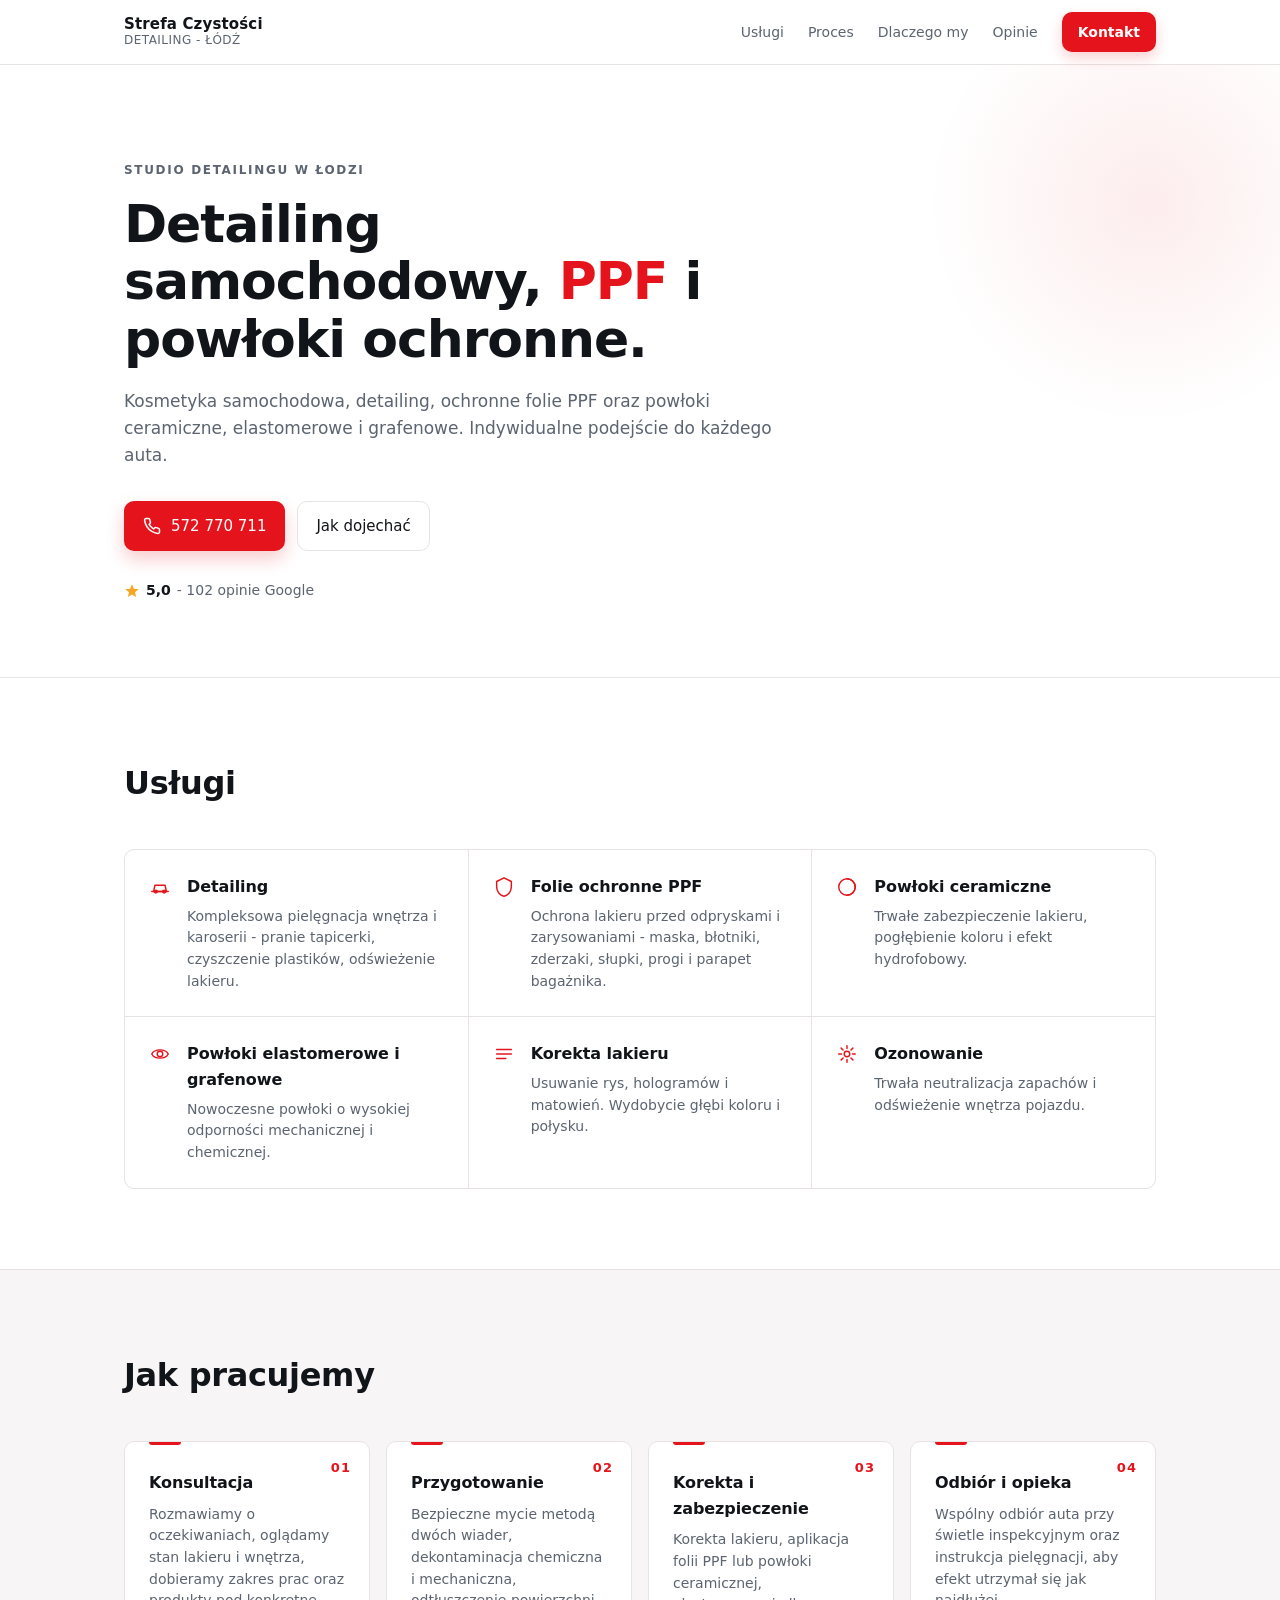
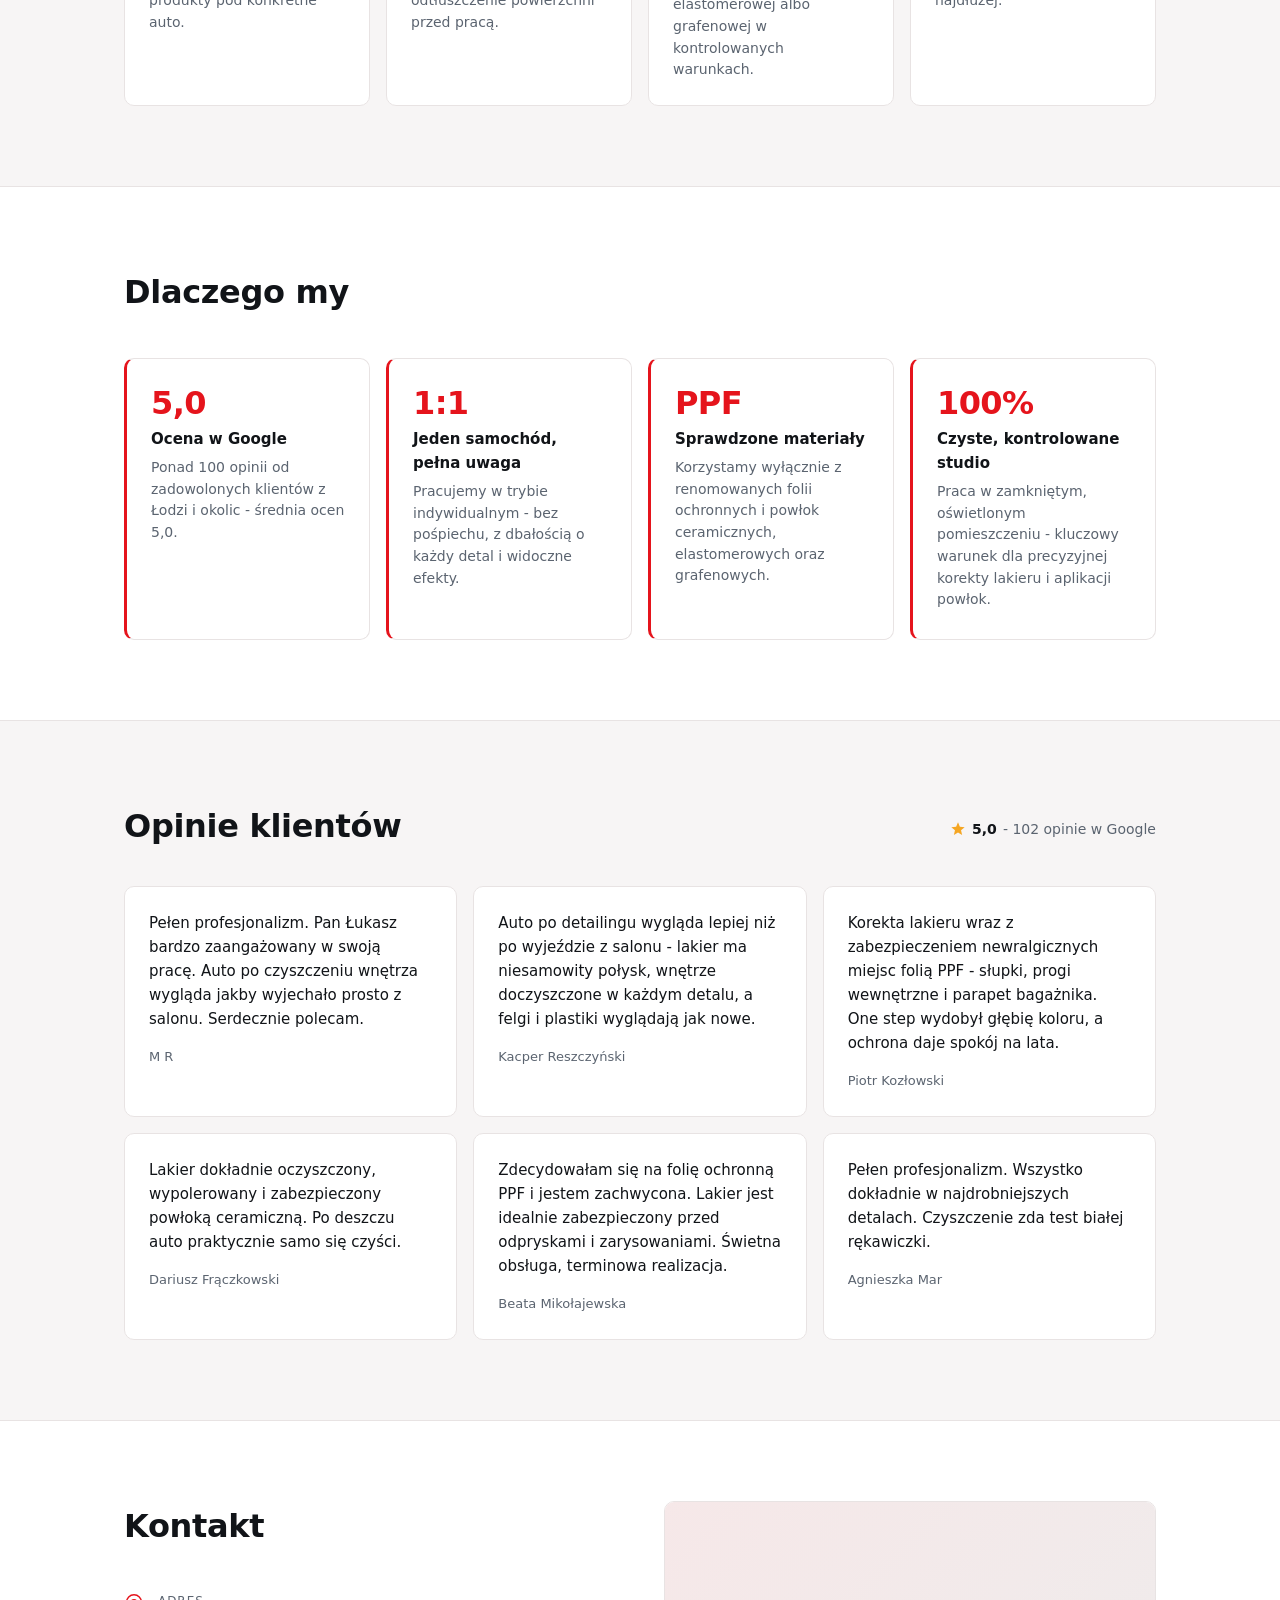
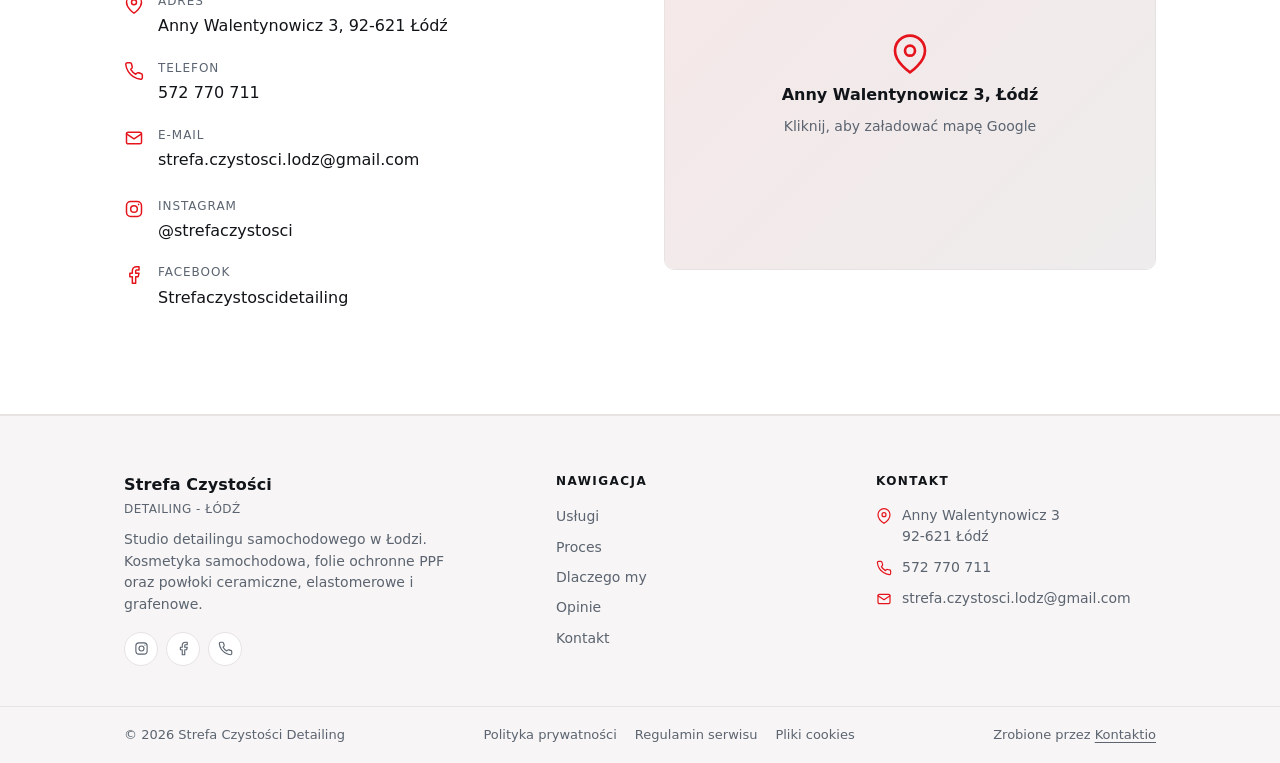
<file: index.html>
<!DOCTYPE html>
<html lang="pl">
<head>
  <meta charset="UTF-8" />
  <meta name="viewport" content="width=device-width, initial-scale=1.0" />
  <title>Strefa Czystości Detailing Łódź - PPF, powłoki ceramiczne, korekta lakieru</title>
  <meta name="description" content="Strefa Czystości Detailing w Łodzi - profesjonalny detailing samochodowy, folie ochronne PPF, powłoki ceramiczne, elastomerowe i grafenowe, korekta lakieru, pranie tapicerki, ozonowanie. Ocena 5,0 w Google." />
  <meta name="keywords" content="detailing Łódź, detailing samochodowy Łódź, kosmetyka samochodowa Łódź, folie PPF Łódź, powłoki ceramiczne Łódź, powłoki grafenowe, powłoki elastomerowe, korekta lakieru, pranie tapicerki, ozonowanie samochodu" />
  <meta name="author" content="Strefa Czystości Detailing" />
  <meta name="robots" content="index, follow, max-image-preview:large, max-snippet:-1" />
  <meta name="googlebot" content="index, follow" />
  <meta name="theme-color" content="#0f1115" />
  <meta name="format-detection" content="telephone=yes" />
  <link rel="canonical" href="https://strefaczystoscidetailing.pl/" />
  <meta property="og:type" content="website" />
  <meta property="og:locale" content="pl_PL" />
  <meta property="og:site_name" content="Strefa Czystości Detailing" />
  <meta property="og:title" content="Strefa Czystości Detailing Łódź - PPF, powłoki ceramiczne, korekta lakieru" />
  <meta property="og:description" content="Profesjonalny detailing samochodowy w Łodzi. Folie ochronne PPF, powłoki ceramiczne, elastomerowe i grafenowe, korekta lakieru, pranie tapicerki." />
  <meta property="og:url" content="https://strefaczystoscidetailing.pl/" />
  <meta name="twitter:card" content="summary_large_image" />
  <meta name="twitter:title" content="Strefa Czystości Detailing Łódź" />
  <meta name="twitter:description" content="Profesjonalny detailing samochodowy w Łodzi - PPF, powłoki ceramiczne, korekta lakieru. Ocena 5,0 w Google." />
  <link rel="stylesheet" href="styles.css" />
  <link rel="icon" href="data:image/svg+xml;utf8,<svg xmlns='http://www.w3.org/2000/svg' viewBox='0 0 64 64'><rect width='64' height='64' rx='12' fill='%230f1115'/><path d='M20 40c0-9 6-14 12-14s12 5 12 14' fill='none' stroke='%23e6e6e6' stroke-width='3' stroke-linecap='round'/><circle cx='26' cy='44' r='3' fill='%23e6e6e6'/><circle cx='38' cy='44' r='3' fill='%23e6e6e6'/><path d='M22 28l3-6h14l3 6' fill='none' stroke='%23e6e6e6' stroke-width='3' stroke-linecap='round' stroke-linejoin='round'/></svg>" />
  <script type="application/ld+json">
  {
    "@context": "https://schema.org",
    "@graph": [
      {
        "@type": "AutoDetailing",
        "@id": "https://strefaczystoscidetailing.pl/#business",
        "name": "Strefa Czystości Detailing",
        "image": "https://strefaczystoscidetailing.pl/",
        "url": "https://strefaczystoscidetailing.pl/",
        "description": "Studio detailingu samochodowego w Łodzi. Kosmetyka samochodowa, folie ochronne PPF oraz powłoki ceramiczne, elastomerowe i grafenowe.",
        "address": {
          "@type": "PostalAddress",
          "streetAddress": "Anny Walentynowicz 3",
          "addressLocality": "Łódź",
          "postalCode": "92-621",
          "addressCountry": "PL"
        },
        "geo": {
          "@type": "GeoCoordinates",
          "latitude": 51.7592,
          "longitude": 19.4560
        },
        "telephone": "+48572770711",
        "email": "strefa.czystosci.lodz@gmail.com",
        "areaServed": [
          { "@type": "City", "name": "Łódź" },
          { "@type": "AdministrativeArea", "name": "województwo łódzkie" }
        ],
        "priceRange": "$$",
        "openingHoursSpecification": [
          {
            "@type": "OpeningHoursSpecification",
            "dayOfWeek": ["Monday","Tuesday","Wednesday","Thursday","Friday"],
            "opens": "09:00",
            "closes": "18:00"
          },
          {
            "@type": "OpeningHoursSpecification",
            "dayOfWeek": "Saturday",
            "opens": "10:00",
            "closes": "14:00"
          }
        ],
        "sameAs": [
          "https://www.instagram.com/strefaczystosci",
          "https://www.facebook.com/Strefaczystoscidetailing/"
        ],
        "aggregateRating": {
          "@type": "AggregateRating",
          "ratingValue": "5.0",
          "reviewCount": "102"
        },
        "hasOfferCatalog": {
          "@type": "OfferCatalog",
          "name": "Usługi detailingu",
          "itemListElement": [
            { "@type": "Offer", "itemOffered": { "@type": "Service", "name": "Detailing wnętrza i karoserii" } },
            { "@type": "Offer", "itemOffered": { "@type": "Service", "name": "Folie ochronne PPF" } },
            { "@type": "Offer", "itemOffered": { "@type": "Service", "name": "Powłoki ceramiczne" } },
            { "@type": "Offer", "itemOffered": { "@type": "Service", "name": "Powłoki elastomerowe i grafenowe" } },
            { "@type": "Offer", "itemOffered": { "@type": "Service", "name": "Korekta lakieru" } },
            { "@type": "Offer", "itemOffered": { "@type": "Service", "name": "Ozonowanie" } }
          ]
        }
      },
      {
        "@type": "WebSite",
        "@id": "https://strefaczystoscidetailing.pl/#website",
        "url": "https://strefaczystoscidetailing.pl/",
        "name": "Strefa Czystości Detailing",
        "inLanguage": "pl-PL",
        "publisher": { "@id": "https://strefaczystoscidetailing.pl/#business" }
      }
    ]
  }
  </script>
</head>
<body>

<a class="skip-link" href="#top">Przejdź do treści</a>

<header class="nav">
  <div class="container nav-inner">
    <a href="/" class="brand" aria-label="Strefa Czystości Detailing - strona główna">
      <span class="brand-text">
        <strong>Strefa Czystości</strong>
        <em>Detailing - Łódź</em>
      </span>
    </a>
    <button class="nav-toggle" type="button" aria-label="Menu" aria-expanded="false" aria-controls="primary-nav">
      <span></span><span></span><span></span>
    </button>
    <nav id="primary-nav" class="main-nav" aria-label="Nawigacja główna">
      <a href="#services">Usługi</a>
      <a href="#process">Proces</a>
      <a href="#why">Dlaczego my</a>
      <a href="#reviews">Opinie</a>
      <a href="#contact" class="btn-nav">Kontakt</a>
    </nav>
  </div>
</header>

<main id="top">

  <section class="hero">
    <div class="container">
      <p class="eyebrow">Studio detailingu w Łodzi</p>
      <h1>Detailing samochodowy, <em>PPF</em> i powłoki ochronne.</h1>
      <p class="lead">
        Kosmetyka samochodowa, detailing, ochronne folie PPF oraz powłoki
        ceramiczne, elastomerowe i grafenowe. Indywidualne podejście do każdego auta.
      </p>
      <div class="hero-actions">
        <a class="btn btn-primary" href="tel:+48572770711">
          <svg viewBox="0 0 24 24" width="18" height="18" fill="none" stroke="currentColor" stroke-width="2" stroke-linecap="round" stroke-linejoin="round" aria-hidden="true"><path d="M22 16.92v3a2 2 0 0 1-2.18 2 19.79 19.79 0 0 1-8.63-3.07 19.5 19.5 0 0 1-6-6 19.79 19.79 0 0 1-3.07-8.67A2 2 0 0 1 4.11 2h3a2 2 0 0 1 2 1.72c.13.96.37 1.9.72 2.81a2 2 0 0 1-.45 2.11L8.09 9.91a16 16 0 0 0 6 6l1.27-1.27a2 2 0 0 1 2.11-.45c.91.35 1.85.59 2.81.72A2 2 0 0 1 22 16.92z"/></svg>
          572 770 711
        </a>
        <a class="btn btn-ghost" href="#contact">Jak dojechać</a>
      </div>
      <div class="hero-meta">
        <span class="rating" aria-label="Ocena 5,0 na 5 z 102 opinii w Google">
          <svg viewBox="0 0 24 24" width="16" height="16" fill="currentColor" aria-hidden="true"><path d="M12 17.27 18.18 21l-1.64-7.03L22 9.24l-7.19-.62L12 2 9.19 8.62 2 9.24l5.46 4.73L5.82 21z"/></svg>
          <strong>5,0</strong>
          <span>- 102 opinie Google</span>
        </span>
      </div>
    </div>
  </section>

  <section id="services" class="section">
    <div class="container">
      <h2 class="reveal">Usługi</h2>
      <ul class="services reveal">
        <li>
          <svg viewBox="0 0 24 24" width="22" height="22" fill="none" stroke="currentColor" stroke-width="1.6" stroke-linecap="round" stroke-linejoin="round" aria-hidden="true"><path d="M5 17h14l-1.5-7H6.5L5 17z"/><path d="M3 17h18"/><circle cx="7.5" cy="17" r="1.5"/><circle cx="16.5" cy="17" r="1.5"/></svg>
          <div>
            <h3>Detailing</h3>
            <p>Kompleksowa pielęgnacja wnętrza i karoserii - pranie tapicerki, czyszczenie plastików, odświeżenie lakieru.</p>
          </div>
        </li>
        <li>
          <svg viewBox="0 0 24 24" width="22" height="22" fill="none" stroke="currentColor" stroke-width="1.6" stroke-linecap="round" stroke-linejoin="round" aria-hidden="true"><path d="M12 2 4 6v6c0 5 3.5 9 8 10 4.5-1 8-5 8-10V6l-8-4z"/></svg>
          <div>
            <h3>Folie ochronne PPF</h3>
            <p>Ochrona lakieru przed odpryskami i zarysowaniami - maska, błotniki, zderzaki, słupki, progi i parapet bagażnika.</p>
          </div>
        </li>
        <li>
          <svg viewBox="0 0 24 24" width="22" height="22" fill="none" stroke="currentColor" stroke-width="1.6" stroke-linecap="round" stroke-linejoin="round" aria-hidden="true"><circle cx="12" cy="12" r="9"/><path d="M12 3a9 9 0 0 1 0 18"/></svg>
          <div>
            <h3>Powłoki ceramiczne</h3>
            <p>Trwałe zabezpieczenie lakieru, pogłębienie koloru i efekt hydrofobowy.</p>
          </div>
        </li>
        <li>
          <svg viewBox="0 0 24 24" width="22" height="22" fill="none" stroke="currentColor" stroke-width="1.6" stroke-linecap="round" stroke-linejoin="round" aria-hidden="true"><path d="M3 12c3-6 15-6 18 0-3 6-15 6-18 0z"/><circle cx="12" cy="12" r="3"/></svg>
          <div>
            <h3>Powłoki elastomerowe i grafenowe</h3>
            <p>Nowoczesne powłoki o wysokiej odporności mechanicznej i chemicznej.</p>
          </div>
        </li>
        <li>
          <svg viewBox="0 0 24 24" width="22" height="22" fill="none" stroke="currentColor" stroke-width="1.6" stroke-linecap="round" stroke-linejoin="round" aria-hidden="true"><path d="M4 7h16M4 12h16M4 17h10"/></svg>
          <div>
            <h3>Korekta lakieru</h3>
            <p>Usuwanie rys, hologramów i matowień. Wydobycie głębi koloru i połysku.</p>
          </div>
        </li>
        <li>
          <svg viewBox="0 0 24 24" width="22" height="22" fill="none" stroke="currentColor" stroke-width="1.6" stroke-linecap="round" stroke-linejoin="round" aria-hidden="true"><path d="M12 3v3M12 18v3M3 12h3M18 12h3M5.6 5.6l2.1 2.1M16.3 16.3l2.1 2.1M5.6 18.4l2.1-2.1M16.3 7.7l2.1-2.1"/><circle cx="12" cy="12" r="3"/></svg>
          <div>
            <h3>Ozonowanie</h3>
            <p>Trwała neutralizacja zapachów i odświeżenie wnętrza pojazdu.</p>
          </div>
        </li>
      </ul>
    </div>
  </section>

  <section id="process" class="section section-alt">
    <div class="container">
      <h2 class="reveal">Jak pracujemy</h2>
      <ol class="process reveal">
        <li>
          <h3>Konsultacja</h3>
          <p>Rozmawiamy o oczekiwaniach, oglądamy stan lakieru i wnętrza, dobieramy zakres prac oraz produkty pod konkretne auto.</p>
        </li>
        <li>
          <h3>Przygotowanie</h3>
          <p>Bezpieczne mycie metodą dwóch wiader, dekontaminacja chemiczna i mechaniczna, odtłuszczenie powierzchni przed pracą.</p>
        </li>
        <li>
          <h3>Korekta i zabezpieczenie</h3>
          <p>Korekta lakieru, aplikacja folii PPF lub powłoki ceramicznej, elastomerowej albo grafenowej w kontrolowanych warunkach.</p>
        </li>
        <li>
          <h3>Odbiór i opieka</h3>
          <p>Wspólny odbiór auta przy świetle inspekcyjnym oraz instrukcja pielęgnacji, aby efekt utrzymał się jak najdłużej.</p>
        </li>
      </ol>
    </div>
  </section>

  <section id="why" class="section">
    <div class="container">
      <h2 class="reveal">Dlaczego my</h2>
      <ul class="why reveal">
        <li>
          <span class="stat">5,0</span>
          <h3>Ocena w Google</h3>
          <p>Ponad 100 opinii od zadowolonych klientów z Łodzi i okolic - średnia ocen 5,0.</p>
        </li>
        <li>
          <span class="stat">1:1</span>
          <h3>Jeden samochód, pełna uwaga</h3>
          <p>Pracujemy w trybie indywidualnym - bez pośpiechu, z dbałością o każdy detal i widoczne efekty.</p>
        </li>
        <li>
          <span class="stat">PPF</span>
          <h3>Sprawdzone materiały</h3>
          <p>Korzystamy wyłącznie z renomowanych folii ochronnych i powłok ceramicznych, elastomerowych oraz grafenowych.</p>
        </li>
        <li>
          <span class="stat">100%</span>
          <h3>Czyste, kontrolowane studio</h3>
          <p>Praca w zamkniętym, oświetlonym pomieszczeniu - kluczowy warunek dla precyzyjnej korekty lakieru i aplikacji powłok.</p>
        </li>
      </ul>
    </div>
  </section>

  <section id="reviews" class="section section-alt">
    <div class="container">
      <div class="reviews-head reveal">
        <h2>Opinie klientów</h2>
        <p class="rating-line">
          <svg viewBox="0 0 24 24" width="16" height="16" fill="currentColor" aria-hidden="true"><path d="M12 17.27 18.18 21l-1.64-7.03L22 9.24l-7.19-.62L12 2 9.19 8.62 2 9.24l5.46 4.73L5.82 21z"/></svg>
          <strong>5,0</strong> - 102 opinie w Google
        </p>
      </div>
      <div class="reviews reveal">
        <figure class="review">
          <blockquote>Pełen profesjonalizm. Pan Łukasz bardzo zaangażowany w swoją pracę. Auto po czyszczeniu wnętrza wygląda jakby wyjechało prosto z salonu. Serdecznie polecam.</blockquote>
          <figcaption>M R</figcaption>
        </figure>
        <figure class="review">
          <blockquote>Auto po detailingu wygląda lepiej niż po wyjeździe z salonu - lakier ma niesamowity połysk, wnętrze doczyszczone w każdym detalu, a felgi i plastiki wyglądają jak nowe.</blockquote>
          <figcaption>Kacper Reszczyński</figcaption>
        </figure>
        <figure class="review">
          <blockquote>Korekta lakieru wraz z zabezpieczeniem newralgicznych miejsc folią PPF - słupki, progi wewnętrzne i parapet bagażnika. One step wydobył głębię koloru, a ochrona daje spokój na lata.</blockquote>
          <figcaption>Piotr Kozłowski</figcaption>
        </figure>
        <figure class="review">
          <blockquote>Lakier dokładnie oczyszczony, wypolerowany i zabezpieczony powłoką ceramiczną. Po deszczu auto praktycznie samo się czyści.</blockquote>
          <figcaption>Dariusz Frączkowski</figcaption>
        </figure>
        <figure class="review">
          <blockquote>Zdecydowałam się na folię ochronną PPF i jestem zachwycona. Lakier jest idealnie zabezpieczony przed odpryskami i zarysowaniami. Świetna obsługa, terminowa realizacja.</blockquote>
          <figcaption>Beata Mikołajewska</figcaption>
        </figure>
        <figure class="review">
          <blockquote>Pełen profesjonalizm. Wszystko dokładnie w najdrobniejszych detalach. Czyszczenie zda test białej rękawiczki.</blockquote>
          <figcaption>Agnieszka Mar</figcaption>
        </figure>
      </div>
    </div>
  </section>

  <section id="contact" class="section">
    <div class="container contact-grid">
      <div class="reveal">
        <h2>Kontakt</h2>
        <ul class="contact-list">
          <li>
            <svg viewBox="0 0 24 24" width="20" height="20" fill="none" stroke="currentColor" stroke-width="1.8" stroke-linecap="round" stroke-linejoin="round" aria-hidden="true"><path d="M21 10c0 7-9 13-9 13S3 17 3 10a9 9 0 1 1 18 0z"/><circle cx="12" cy="10" r="3"/></svg>
            <div>
              <span class="label">Adres</span>
              <a href="https://www.google.com/maps/search/?api=1&amp;query=Anny+Walentynowicz+3,+92-621+%C5%81%C3%B3d%C5%BA" target="_blank" rel="noopener">Anny Walentynowicz 3, 92-621 Łódź</a>
            </div>
          </li>
          <li>
            <svg viewBox="0 0 24 24" width="20" height="20" fill="none" stroke="currentColor" stroke-width="1.8" stroke-linecap="round" stroke-linejoin="round" aria-hidden="true"><path d="M22 16.92v3a2 2 0 0 1-2.18 2 19.79 19.79 0 0 1-8.63-3.07 19.5 19.5 0 0 1-6-6 19.79 19.79 0 0 1-3.07-8.67A2 2 0 0 1 4.11 2h3a2 2 0 0 1 2 1.72c.13.96.37 1.9.72 2.81a2 2 0 0 1-.45 2.11L8.09 9.91a16 16 0 0 0 6 6l1.27-1.27a2 2 0 0 1 2.11-.45c.91.35 1.85.59 2.81.72A2 2 0 0 1 22 16.92z"/></svg>
            <div>
              <span class="label">Telefon</span>
              <a href="tel:+48572770711">572 770 711</a>
            </div>
          </li>
          <li>
            <svg viewBox="0 0 24 24" width="20" height="20" fill="none" stroke="currentColor" stroke-width="1.8" stroke-linecap="round" stroke-linejoin="round" aria-hidden="true"><rect x="3" y="5" width="18" height="14" rx="2"/><path d="m3 7 9 6 9-6"/></svg>
            <div>
              <span class="label">E-mail</span>
              <a href="mailto:strefa.czystosci.lodz@gmail.com">strefa.czystosci.lodz@gmail.com</a>
            </div>
          </li>
        </ul>
        <ul class="contact-list contact-socials" aria-label="Media społecznościowe">
          <li>
            <svg viewBox="0 0 24 24" width="20" height="20" fill="none" stroke="currentColor" stroke-width="1.8" stroke-linecap="round" stroke-linejoin="round" aria-hidden="true"><rect x="3" y="3" width="18" height="18" rx="5"/><circle cx="12" cy="12" r="4"/><circle cx="17.5" cy="6.5" r="1" fill="currentColor" stroke="none"/></svg>
            <div>
              <span class="label">Instagram</span>
              <a href="https://www.instagram.com/strefaczystosci" target="_blank" rel="noopener noreferrer">@strefaczystosci</a>
            </div>
          </li>
          <li>
            <svg viewBox="0 0 24 24" width="20" height="20" fill="none" stroke="currentColor" stroke-width="1.8" stroke-linecap="round" stroke-linejoin="round" aria-hidden="true"><path d="M18 2h-3a5 5 0 0 0-5 5v3H7v4h3v8h4v-8h3l1-4h-4V7a1 1 0 0 1 1-1h3z"/></svg>
            <div>
              <span class="label">Facebook</span>
              <a href="https://www.facebook.com/Strefaczystoscidetailing/" target="_blank" rel="noopener noreferrer">Strefaczystoscidetailing</a>
            </div>
          </li>
        </ul>
      </div>
      <div class="map reveal">
        <button type="button" class="map-facade" data-map-src="https://www.google.com/maps?q=Anny+Walentynowicz+3,+92-621+%C5%81%C3%B3d%C5%BA&output=embed" aria-label="Załaduj interaktywną mapę - Anny Walentynowicz 3, Łódź">
          <span class="map-facade-inner">
            <svg viewBox="0 0 24 24" width="40" height="40" fill="none" stroke="currentColor" stroke-width="1.6" stroke-linecap="round" stroke-linejoin="round" aria-hidden="true"><path d="M21 10c0 7-9 13-9 13S3 17 3 10a9 9 0 1 1 18 0z"/><circle cx="12" cy="10" r="3"/></svg>
            <span class="map-facade-title">Anny Walentynowicz 3, Łódź</span>
            <span class="map-facade-cta">Kliknij, aby załadować mapę Google</span>
          </span>
        </button>
        <noscript>
          <iframe
            title="Mapa - Anny Walentynowicz 3, Łódź"
            src="https://www.google.com/maps?q=Anny+Walentynowicz+3,+92-621+%C5%81%C3%B3d%C5%BA&output=embed"
            loading="lazy"
            referrerpolicy="no-referrer-when-downgrade"
            allowfullscreen></iframe>
        </noscript>
      </div>
    </div>
  </section>

</main>

<footer class="footer" role="contentinfo">
  <div class="footer-top">
    <div class="container footer-grid">
      <div class="footer-col footer-brand">
        <div class="footer-logo">Strefa Czystości <em>Detailing - Łódź</em></div>
        <p>Studio detailingu samochodowego w Łodzi. Kosmetyka samochodowa, folie ochronne PPF oraz powłoki ceramiczne, elastomerowe i grafenowe.</p>
        <div class="footer-social">
          <a href="https://www.instagram.com/strefaczystosci" target="_blank" rel="noopener noreferrer" aria-label="Instagram">
            <svg viewBox="0 0 24 24" fill="none" stroke="currentColor" stroke-width="1.8" stroke-linecap="round" stroke-linejoin="round" aria-hidden="true"><rect x="3" y="3" width="18" height="18" rx="5"/><circle cx="12" cy="12" r="4"/><circle cx="17.5" cy="6.5" r="1" fill="currentColor" stroke="none"/></svg>
          </a>
          <a href="https://www.facebook.com/Strefaczystoscidetailing/" target="_blank" rel="noopener noreferrer" aria-label="Facebook">
            <svg viewBox="0 0 24 24" fill="none" stroke="currentColor" stroke-width="1.8" stroke-linecap="round" stroke-linejoin="round" aria-hidden="true"><path d="M18 2h-3a5 5 0 0 0-5 5v3H7v4h3v8h4v-8h3l1-4h-4V7a1 1 0 0 1 1-1h3z"/></svg>
          </a>
          <a href="tel:+48572770711" aria-label="Telefon">
            <svg viewBox="0 0 24 24" fill="none" stroke="currentColor" stroke-width="1.8" stroke-linecap="round" stroke-linejoin="round" aria-hidden="true"><path d="M22 16.92v3a2 2 0 0 1-2.18 2 19.79 19.79 0 0 1-8.63-3.07 19.5 19.5 0 0 1-6-6 19.79 19.79 0 0 1-3.07-8.67A2 2 0 0 1 4.11 2h3a2 2 0 0 1 2 1.72c.13.96.37 1.9.72 2.81a2 2 0 0 1-.45 2.11L8.09 9.91a16 16 0 0 0 6 6l1.27-1.27a2 2 0 0 1 2.11-.45c.91.35 1.85.59 2.81.72A2 2 0 0 1 22 16.92z"/></svg>
          </a>
        </div>
      </div>

      <div class="footer-col">
        <h3>Nawigacja</h3>
        <ul class="footer-links">
          <li><a href="#services">Usługi</a></li>
          <li><a href="#process">Proces</a></li>
          <li><a href="#why">Dlaczego my</a></li>
          <li><a href="#reviews">Opinie</a></li>
          <li><a href="#contact">Kontakt</a></li>
        </ul>
      </div>

      <div class="footer-col">
        <h3>Kontakt</h3>
        <ul class="footer-contact">
          <li>
            <svg viewBox="0 0 24 24" width="16" height="16" fill="none" stroke="currentColor" stroke-width="1.8" stroke-linecap="round" stroke-linejoin="round" aria-hidden="true"><path d="M21 10c0 7-9 13-9 13S3 17 3 10a9 9 0 1 1 18 0z"/><circle cx="12" cy="10" r="3"/></svg>
            <span>Anny Walentynowicz 3<br>92-621 Łódź</span>
          </li>
          <li>
            <svg viewBox="0 0 24 24" width="16" height="16" fill="none" stroke="currentColor" stroke-width="1.8" stroke-linecap="round" stroke-linejoin="round" aria-hidden="true"><path d="M22 16.92v3a2 2 0 0 1-2.18 2 19.79 19.79 0 0 1-8.63-3.07 19.5 19.5 0 0 1-6-6 19.79 19.79 0 0 1-3.07-8.67A2 2 0 0 1 4.11 2h3a2 2 0 0 1 2 1.72c.13.96.37 1.9.72 2.81a2 2 0 0 1-.45 2.11L8.09 9.91a16 16 0 0 0 6 6l1.27-1.27a2 2 0 0 1 2.11-.45c.91.35 1.85.59 2.81.72A2 2 0 0 1 22 16.92z"/></svg>
            <a href="tel:+48572770711">572 770 711</a>
          </li>
          <li>
            <svg viewBox="0 0 24 24" width="16" height="16" fill="none" stroke="currentColor" stroke-width="1.8" stroke-linecap="round" stroke-linejoin="round" aria-hidden="true"><rect x="3" y="5" width="18" height="14" rx="2"/><path d="m3 7 9 6 9-6"/></svg>
            <a href="mailto:strefa.czystosci.lodz@gmail.com">strefa.czystosci.lodz@gmail.com</a>
          </li>
        </ul>
      </div>
    </div>
  </div>

  <div class="footer-bottom">
    <div class="container footer-bottom-inner">
      <span>© <span id="year">2026</span> Strefa Czystości Detailing</span>
      <ul class="legal-links" aria-label="Informacje prawne">
        <li><a href="polityka-prywatnosci/">Polityka prywatności</a></li>
        <li><a href="regulamin/">Regulamin serwisu</a></li>
        <li><a href="pliki-cookies/">Pliki cookies</a></li>
      </ul>
      <span class="credit">Zrobione przez <a href="https://kontaktio.pl" target="_blank" rel="noopener noreferrer">Kontaktio</a></span>
    </div>
  </div>
</footer>

<script>
(function () {
  'use strict';

  function initNav() {
    var btn = document.querySelector('.nav-toggle');
    var nav = document.querySelector('.main-nav');
    if (!btn || !nav) return;

    var backdrop = document.createElement('div');
    backdrop.className = 'nav-backdrop';
    backdrop.setAttribute('aria-hidden', 'true');
    document.body.appendChild(backdrop);

    function setOpen(open) {
      nav.classList.toggle('open', open);
      backdrop.classList.toggle('show', open);
      btn.setAttribute('aria-expanded', open ? 'true' : 'false');
      document.body.classList.toggle('nav-open', open);
    }

    btn.addEventListener('click', function () {
      setOpen(!nav.classList.contains('open'));
    });
    backdrop.addEventListener('click', function () { setOpen(false); });
    nav.querySelectorAll('a').forEach(function (a) {
      a.addEventListener('click', function () {
        if (nav.classList.contains('open')) setOpen(false);
      });
    });
    document.addEventListener('keydown', function (e) {
      if (e.key === 'Escape' && nav.classList.contains('open')) setOpen(false);
    });
    window.addEventListener('resize', function () {
      if (window.innerWidth > 860 && nav.classList.contains('open')) setOpen(false);
    });
  }

  function initHeaderScroll() {
    var header = document.querySelector('.nav');
    if (!header) return;
    var ticking = false;
    function update() {
      if (window.scrollY > 12) header.classList.add('scrolled');
      else header.classList.remove('scrolled');
      ticking = false;
    }
    window.addEventListener('scroll', function () {
      if (!ticking) { window.requestAnimationFrame(update); ticking = true; }
    }, { passive: true });
    update();
  }

  function initReveal() {
    var items = document.querySelectorAll('.reveal');
    if (!items.length) return;
    var reduce = window.matchMedia && window.matchMedia('(prefers-reduced-motion: reduce)').matches;
    if (reduce || !('IntersectionObserver' in window)) {
      items.forEach(function (el) { el.classList.add('is-visible'); });
      return;
    }
    var io = new IntersectionObserver(function (entries) {
      entries.forEach(function (entry) {
        if (entry.isIntersecting) {
          entry.target.classList.add('is-visible');
          io.unobserve(entry.target);
        }
      });
    }, { rootMargin: '0px 0px -10% 0px', threshold: 0.08 });
    items.forEach(function (el) { io.observe(el); });
  }

  function initYear() {
    var el = document.getElementById('year');
    if (el) el.textContent = new Date().getFullYear();
  }

  function initMapFacade() {
    var facade = document.querySelector('.map-facade');
    if (!facade) return;
    function load() {
      var src = facade.getAttribute('data-map-src');
      if (!src) return;
      var iframe = document.createElement('iframe');
      iframe.title = 'Mapa - Anny Walentynowicz 3, Łódź';
      iframe.src = src;
      iframe.setAttribute('referrerpolicy', 'no-referrer-when-downgrade');
      iframe.setAttribute('allowfullscreen', '');
      facade.parentNode.replaceChild(iframe, facade);
    }
    facade.addEventListener('click', load, { once: true });
  }

  function start() {
    initNav();
    initHeaderScroll();
    initReveal();
    initYear();
    initMapFacade();
  }

  if (document.readyState === 'loading') {
    document.addEventListener('DOMContentLoaded', start);
  } else {
    start();
  }
})();
</script>

</body>
</html>
</file>
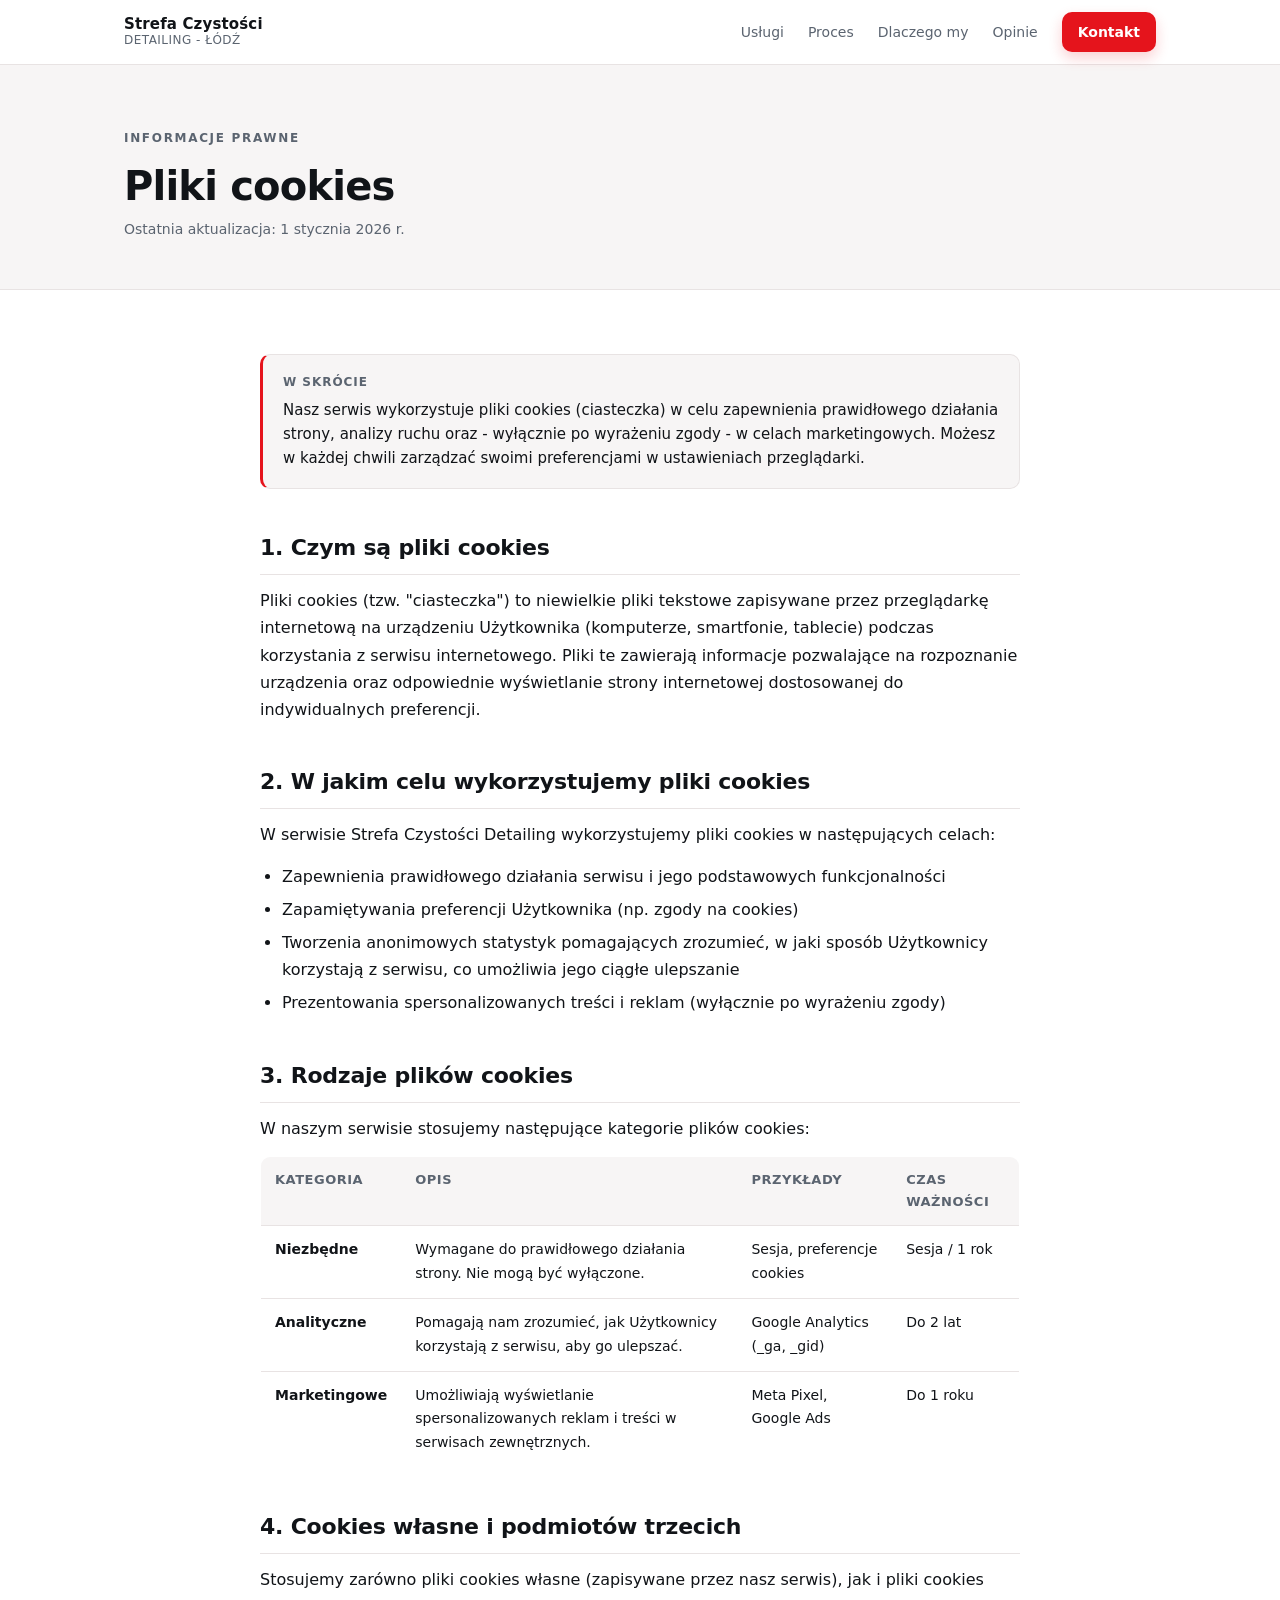
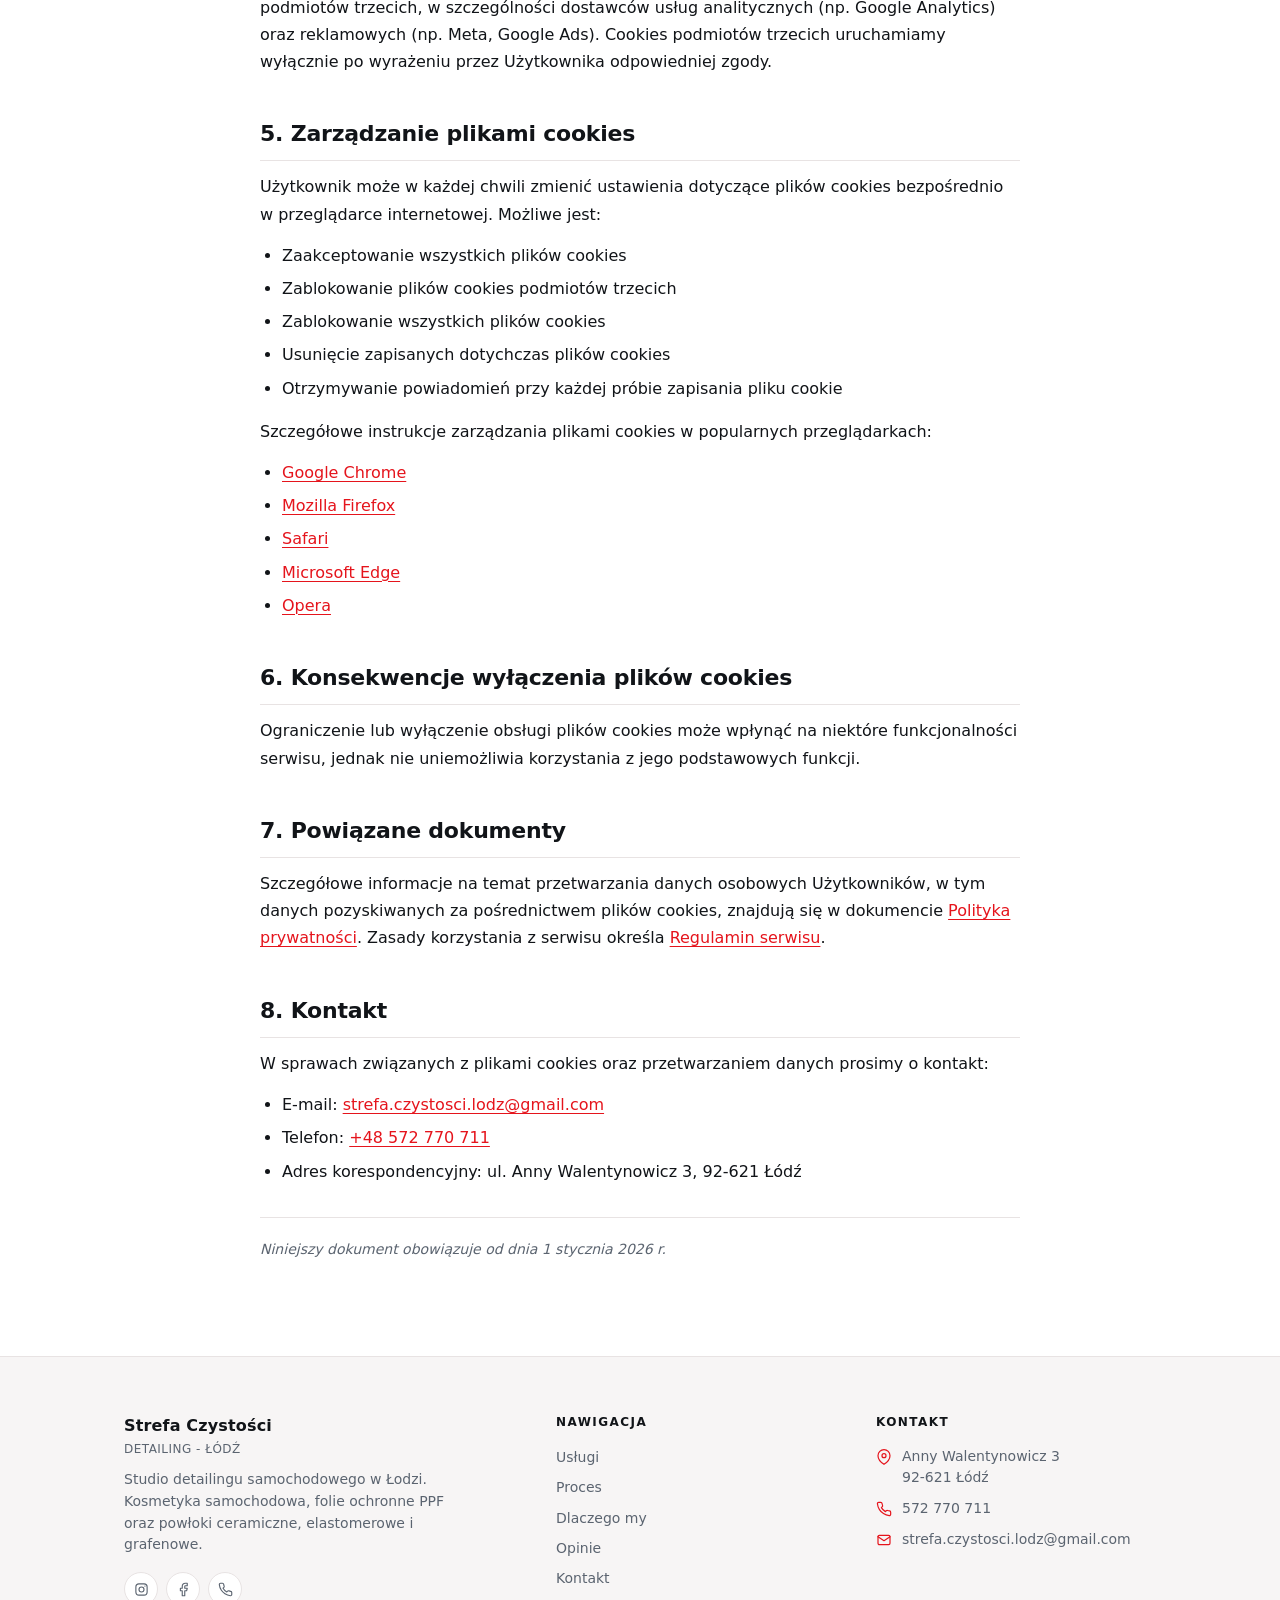
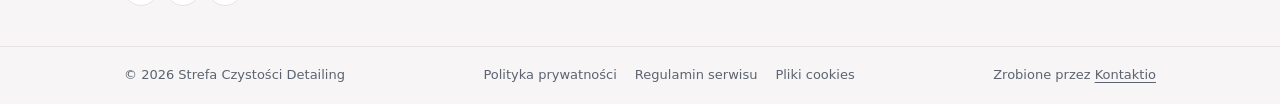
<file: pliki-cookies/index.html>
<!DOCTYPE html>
<html lang="pl">
<head>
  <meta charset="UTF-8" />
  <meta name="viewport" content="width=device-width, initial-scale=1.0" />
  <title>Pliki cookies - Strefa Czystości Detailing Łódź</title>
  <meta name="description" content="Informacje o plikach cookies wykorzystywanych w serwisie Strefa Czystości Detailing - rodzaje, cele, zarządzanie zgodą." />
  <meta name="author" content="Strefa Czystości Detailing" />
  <meta name="robots" content="index, follow" />
  <meta name="theme-color" content="#0f1115" />
  <link rel="canonical" href="https://strefaczystoscidetailing.pl/pliki-cookies/" />
  <meta property="og:type" content="article" />
  <meta property="og:locale" content="pl_PL" />
  <meta property="og:site_name" content="Strefa Czystości Detailing" />
  <meta property="og:title" content="Pliki cookies - Strefa Czystości Detailing" />
  <meta property="og:description" content="Informacje o plikach cookies wykorzystywanych w serwisie - rodzaje, cele, zarządzanie zgodą." />
  <meta property="og:url" content="https://strefaczystoscidetailing.pl/pliki-cookies/" />
  <meta name="twitter:card" content="summary" />
  <meta name="twitter:title" content="Pliki cookies - Strefa Czystości Detailing" />
  <meta name="twitter:description" content="Informacje o plikach cookies wykorzystywanych w serwisie - rodzaje, cele, zarządzanie zgodą." />
  <link rel="stylesheet" href="../styles.css" />
  <link rel="icon" href="data:image/svg+xml;utf8,<svg xmlns='http://www.w3.org/2000/svg' viewBox='0 0 64 64'><rect width='64' height='64' rx='12' fill='%230f1115'/><path d='M20 40c0-9 6-14 12-14s12 5 12 14' fill='none' stroke='%23e6e6e6' stroke-width='3' stroke-linecap='round'/><circle cx='26' cy='44' r='3' fill='%23e6e6e6'/><circle cx='38' cy='44' r='3' fill='%23e6e6e6'/><path d='M22 28l3-6h14l3 6' fill='none' stroke='%23e6e6e6' stroke-width='3' stroke-linecap='round' stroke-linejoin='round'/></svg>" />
  <script type="application/ld+json">
  {
    "@context": "https://schema.org",
    "@type": "BreadcrumbList",
    "itemListElement": [
      { "@type": "ListItem", "position": 1, "name": "Strona główna", "item": "https://strefaczystoscidetailing.pl/" },
      { "@type": "ListItem", "position": 2, "name": "Pliki cookies", "item": "https://strefaczystoscidetailing.pl/pliki-cookies/" }
    ]
  }
  </script>
</head>
<body>

<a class="skip-link" href="#top">Przejdź do treści</a>

<header class="nav">
  <div class="container nav-inner">
    <a href="../" class="brand" aria-label="Strefa Czystości Detailing - strona główna">
      <span class="brand-text">
        <strong>Strefa Czystości</strong>
        <em>Detailing - Łódź</em>
      </span>
    </a>
    <button class="nav-toggle" type="button" aria-label="Menu" aria-expanded="false" aria-controls="primary-nav">
      <span></span><span></span><span></span>
    </button>
    <nav id="primary-nav" class="main-nav" aria-label="Nawigacja główna">
      <a href="../#services">Usługi</a>
      <a href="../#process">Proces</a>
      <a href="../#why">Dlaczego my</a>
      <a href="../#reviews">Opinie</a>
      <a href="../#contact" class="btn-nav">Kontakt</a>
    </nav>
  </div>
</header>

<main id="top">

  <section class="legal-hero">
    <div class="container">
      <p class="eyebrow">Informacje prawne</p>
      <h1>Pliki cookies</h1>
      <p class="updated-date">Ostatnia aktualizacja: 1 stycznia 2026 r.</p>
    </div>
  </section>

  <section class="prose-wrap">
    <div class="container">
      <div class="prose">

        <div class="info-box">
          <strong>W skrócie</strong>
          Nasz serwis wykorzystuje pliki cookies (ciasteczka) w celu zapewnienia prawidłowego działania strony, analizy ruchu oraz - wyłącznie po wyrażeniu zgody - w celach marketingowych. Możesz w każdej chwili zarządzać swoimi preferencjami w ustawieniach przeglądarki.
        </div>

        <h2>1. Czym są pliki cookies</h2>
        <p>Pliki cookies (tzw. "ciasteczka") to niewielkie pliki tekstowe zapisywane przez przeglądarkę internetową na urządzeniu Użytkownika (komputerze, smartfonie, tablecie) podczas korzystania z serwisu internetowego. Pliki te zawierają informacje pozwalające na rozpoznanie urządzenia oraz odpowiednie wyświetlanie strony internetowej dostosowanej do indywidualnych preferencji.</p>

        <h2>2. W jakim celu wykorzystujemy pliki cookies</h2>
        <p>W serwisie Strefa Czystości Detailing wykorzystujemy pliki cookies w następujących celach:</p>
        <ul>
          <li>Zapewnienia prawidłowego działania serwisu i jego podstawowych funkcjonalności</li>
          <li>Zapamiętywania preferencji Użytkownika (np. zgody na cookies)</li>
          <li>Tworzenia anonimowych statystyk pomagających zrozumieć, w jaki sposób Użytkownicy korzystają z serwisu, co umożliwia jego ciągłe ulepszanie</li>
          <li>Prezentowania spersonalizowanych treści i reklam (wyłącznie po wyrażeniu zgody)</li>
        </ul>

        <h2>3. Rodzaje plików cookies</h2>
        <p>W naszym serwisie stosujemy następujące kategorie plików cookies:</p>

        <table class="cookie-table">
          <thead>
            <tr>
              <th>Kategoria</th>
              <th>Opis</th>
              <th>Przykłady</th>
              <th>Czas ważności</th>
            </tr>
          </thead>
          <tbody>
            <tr>
              <td data-label="Kategoria"><strong>Niezbędne</strong></td>
              <td data-label="Opis">Wymagane do prawidłowego działania strony. Nie mogą być wyłączone.</td>
              <td data-label="Przykłady">Sesja, preferencje cookies</td>
              <td data-label="Czas ważności">Sesja / 1 rok</td>
            </tr>
            <tr>
              <td data-label="Kategoria"><strong>Analityczne</strong></td>
              <td data-label="Opis">Pomagają nam zrozumieć, jak Użytkownicy korzystają z serwisu, aby go ulepszać.</td>
              <td data-label="Przykłady">Google Analytics (_ga, _gid)</td>
              <td data-label="Czas ważności">Do 2 lat</td>
            </tr>
            <tr>
              <td data-label="Kategoria"><strong>Marketingowe</strong></td>
              <td data-label="Opis">Umożliwiają wyświetlanie spersonalizowanych reklam i treści w serwisach zewnętrznych.</td>
              <td data-label="Przykłady">Meta Pixel, Google Ads</td>
              <td data-label="Czas ważności">Do 1 roku</td>
            </tr>
          </tbody>
        </table>

        <h2>4. Cookies własne i podmiotów trzecich</h2>
        <p>Stosujemy zarówno pliki cookies własne (zapisywane przez nasz serwis), jak i pliki cookies podmiotów trzecich, w szczególności dostawców usług analitycznych (np. Google Analytics) oraz reklamowych (np. Meta, Google Ads). Cookies podmiotów trzecich uruchamiamy wyłącznie po wyrażeniu przez Użytkownika odpowiedniej zgody.</p>

        <h2>5. Zarządzanie plikami cookies</h2>
        <p>Użytkownik może w każdej chwili zmienić ustawienia dotyczące plików cookies bezpośrednio w przeglądarce internetowej. Możliwe jest:</p>
        <ul>
          <li>Zaakceptowanie wszystkich plików cookies</li>
          <li>Zablokowanie plików cookies podmiotów trzecich</li>
          <li>Zablokowanie wszystkich plików cookies</li>
          <li>Usunięcie zapisanych dotychczas plików cookies</li>
          <li>Otrzymywanie powiadomień przy każdej próbie zapisania pliku cookie</li>
        </ul>
        <p>Szczegółowe instrukcje zarządzania plikami cookies w popularnych przeglądarkach:</p>
        <ul>
          <li><a href="https://support.google.com/chrome/answer/95647" target="_blank" rel="noopener noreferrer">Google Chrome</a></li>
          <li><a href="https://support.mozilla.org/pl/kb/usuwanie-ciasteczek-i-danych-stron-firefox" target="_blank" rel="noopener noreferrer">Mozilla Firefox</a></li>
          <li><a href="https://support.apple.com/pl-pl/guide/safari/sfri11471/mac" target="_blank" rel="noopener noreferrer">Safari</a></li>
          <li><a href="https://support.microsoft.com/pl-pl/microsoft-edge/usuwanie-plik%C3%B3w-cookie-w-przegl%C4%85darce-microsoft-edge-63947406-40ac-c3b8-57b9-2a946a29ae09" target="_blank" rel="noopener noreferrer">Microsoft Edge</a></li>
          <li><a href="https://help.opera.com/pl/latest/web-preferences/" target="_blank" rel="noopener noreferrer">Opera</a></li>
        </ul>

        <h2>6. Konsekwencje wyłączenia plików cookies</h2>
        <p>Ograniczenie lub wyłączenie obsługi plików cookies może wpłynąć na niektóre funkcjonalności serwisu, jednak nie uniemożliwia korzystania z jego podstawowych funkcji.</p>

        <h2>7. Powiązane dokumenty</h2>
        <p>Szczegółowe informacje na temat przetwarzania danych osobowych Użytkowników, w tym danych pozyskiwanych za pośrednictwem plików cookies, znajdują się w dokumencie <a href="../polityka-prywatnosci/">Polityka prywatności</a>. Zasady korzystania z serwisu określa <a href="../regulamin/">Regulamin serwisu</a>.</p>

        <h2>8. Kontakt</h2>
        <p>W sprawach związanych z plikami cookies oraz przetwarzaniem danych prosimy o kontakt:</p>
        <ul>
          <li>E-mail: <a href="mailto:strefa.czystosci.lodz@gmail.com">strefa.czystosci.lodz@gmail.com</a></li>
          <li>Telefon: <a href="tel:+48572770711">+48 572 770 711</a></li>
          <li>Adres korespondencyjny: ul. Anny Walentynowicz 3, 92-621 Łódź</li>
        </ul>

        <p class="updated">Niniejszy dokument obowiązuje od dnia 1 stycznia 2026 r.</p>
      </div>
    </div>
  </section>

</main>

<footer class="footer" role="contentinfo">
  <div class="footer-top">
    <div class="container footer-grid">
      <div class="footer-col footer-brand">
        <div class="footer-logo">Strefa Czystości <em>Detailing - Łódź</em></div>
        <p>Studio detailingu samochodowego w Łodzi. Kosmetyka samochodowa, folie ochronne PPF oraz powłoki ceramiczne, elastomerowe i grafenowe.</p>
        <div class="footer-social">
          <a href="https://www.instagram.com/strefaczystosci" target="_blank" rel="noopener noreferrer" aria-label="Instagram">
            <svg viewBox="0 0 24 24" fill="none" stroke="currentColor" stroke-width="1.8" stroke-linecap="round" stroke-linejoin="round" aria-hidden="true"><rect x="3" y="3" width="18" height="18" rx="5"/><circle cx="12" cy="12" r="4"/><circle cx="17.5" cy="6.5" r="1" fill="currentColor" stroke="none"/></svg>
          </a>
          <a href="https://www.facebook.com/Strefaczystoscidetailing/" target="_blank" rel="noopener noreferrer" aria-label="Facebook">
            <svg viewBox="0 0 24 24" fill="none" stroke="currentColor" stroke-width="1.8" stroke-linecap="round" stroke-linejoin="round" aria-hidden="true"><path d="M18 2h-3a5 5 0 0 0-5 5v3H7v4h3v8h4v-8h3l1-4h-4V7a1 1 0 0 1 1-1h3z"/></svg>
          </a>
          <a href="tel:+48572770711" aria-label="Telefon">
            <svg viewBox="0 0 24 24" fill="none" stroke="currentColor" stroke-width="1.8" stroke-linecap="round" stroke-linejoin="round" aria-hidden="true"><path d="M22 16.92v3a2 2 0 0 1-2.18 2 19.79 19.79 0 0 1-8.63-3.07 19.5 19.5 0 0 1-6-6 19.79 19.79 0 0 1-3.07-8.67A2 2 0 0 1 4.11 2h3a2 2 0 0 1 2 1.72c.13.96.37 1.9.72 2.81a2 2 0 0 1-.45 2.11L8.09 9.91a16 16 0 0 0 6 6l1.27-1.27a2 2 0 0 1 2.11-.45c.91.35 1.85.59 2.81.72A2 2 0 0 1 22 16.92z"/></svg>
          </a>
        </div>
      </div>

      <div class="footer-col">
        <h3>Nawigacja</h3>
        <ul class="footer-links">
          <li><a href="../#services">Usługi</a></li>
          <li><a href="../#process">Proces</a></li>
          <li><a href="../#why">Dlaczego my</a></li>
          <li><a href="../#reviews">Opinie</a></li>
          <li><a href="../#contact">Kontakt</a></li>
        </ul>
      </div>

      <div class="footer-col">
        <h3>Kontakt</h3>
        <ul class="footer-contact">
          <li>
            <svg viewBox="0 0 24 24" width="16" height="16" fill="none" stroke="currentColor" stroke-width="1.8" stroke-linecap="round" stroke-linejoin="round" aria-hidden="true"><path d="M21 10c0 7-9 13-9 13S3 17 3 10a9 9 0 1 1 18 0z"/><circle cx="12" cy="10" r="3"/></svg>
            <span>Anny Walentynowicz 3<br>92-621 Łódź</span>
          </li>
          <li>
            <svg viewBox="0 0 24 24" width="16" height="16" fill="none" stroke="currentColor" stroke-width="1.8" stroke-linecap="round" stroke-linejoin="round" aria-hidden="true"><path d="M22 16.92v3a2 2 0 0 1-2.18 2 19.79 19.79 0 0 1-8.63-3.07 19.5 19.5 0 0 1-6-6 19.79 19.79 0 0 1-3.07-8.67A2 2 0 0 1 4.11 2h3a2 2 0 0 1 2 1.72c.13.96.37 1.9.72 2.81a2 2 0 0 1-.45 2.11L8.09 9.91a16 16 0 0 0 6 6l1.27-1.27a2 2 0 0 1 2.11-.45c.91.35 1.85.59 2.81.72A2 2 0 0 1 22 16.92z"/></svg>
            <a href="tel:+48572770711">572 770 711</a>
          </li>
          <li>
            <svg viewBox="0 0 24 24" width="16" height="16" fill="none" stroke="currentColor" stroke-width="1.8" stroke-linecap="round" stroke-linejoin="round" aria-hidden="true"><rect x="3" y="5" width="18" height="14" rx="2"/><path d="m3 7 9 6 9-6"/></svg>
            <a href="mailto:strefa.czystosci.lodz@gmail.com">strefa.czystosci.lodz@gmail.com</a>
          </li>
        </ul>
      </div>
    </div>
  </div>

  <div class="footer-bottom">
    <div class="container footer-bottom-inner">
      <span>© <span id="year">2026</span> Strefa Czystości Detailing</span>
      <ul class="legal-links" aria-label="Informacje prawne">
        <li><a href="../polityka-prywatnosci/">Polityka prywatności</a></li>
        <li><a href="../regulamin/">Regulamin serwisu</a></li>
        <li><a href="../pliki-cookies/">Pliki cookies</a></li>
      </ul>
      <span class="credit">Zrobione przez <a href="https://kontaktio.pl" target="_blank" rel="noopener noreferrer">Kontaktio</a></span>
    </div>
  </div>
</footer>

<script>
(function () {
  'use strict';

  function initNav() {
    var btn = document.querySelector('.nav-toggle');
    var nav = document.querySelector('.main-nav');
    if (!btn || !nav) return;

    var backdrop = document.createElement('div');
    backdrop.className = 'nav-backdrop';
    backdrop.setAttribute('aria-hidden', 'true');
    document.body.appendChild(backdrop);

    function setOpen(open) {
      nav.classList.toggle('open', open);
      backdrop.classList.toggle('show', open);
      btn.setAttribute('aria-expanded', open ? 'true' : 'false');
      document.body.classList.toggle('nav-open', open);
    }

    btn.addEventListener('click', function () {
      setOpen(!nav.classList.contains('open'));
    });
    backdrop.addEventListener('click', function () { setOpen(false); });
    nav.querySelectorAll('a').forEach(function (a) {
      a.addEventListener('click', function () {
        if (nav.classList.contains('open')) setOpen(false);
      });
    });
    document.addEventListener('keydown', function (e) {
      if (e.key === 'Escape' && nav.classList.contains('open')) setOpen(false);
    });
    window.addEventListener('resize', function () {
      if (window.innerWidth > 860 && nav.classList.contains('open')) setOpen(false);
    });
  }

  function initHeaderScroll() {
    var header = document.querySelector('.nav');
    if (!header) return;
    var ticking = false;
    function update() {
      if (window.scrollY > 12) header.classList.add('scrolled');
      else header.classList.remove('scrolled');
      ticking = false;
    }
    window.addEventListener('scroll', function () {
      if (!ticking) { window.requestAnimationFrame(update); ticking = true; }
    }, { passive: true });
    update();
  }

  function initYear() {
    var el = document.getElementById('year');
    if (el) el.textContent = new Date().getFullYear();
  }

  function start() {
    initNav();
    initHeaderScroll();
    initYear();
  }

  if (document.readyState === 'loading') {
    document.addEventListener('DOMContentLoaded', start);
  } else {
    start();
  }
})();
</script>

</body>
</html>
</file>
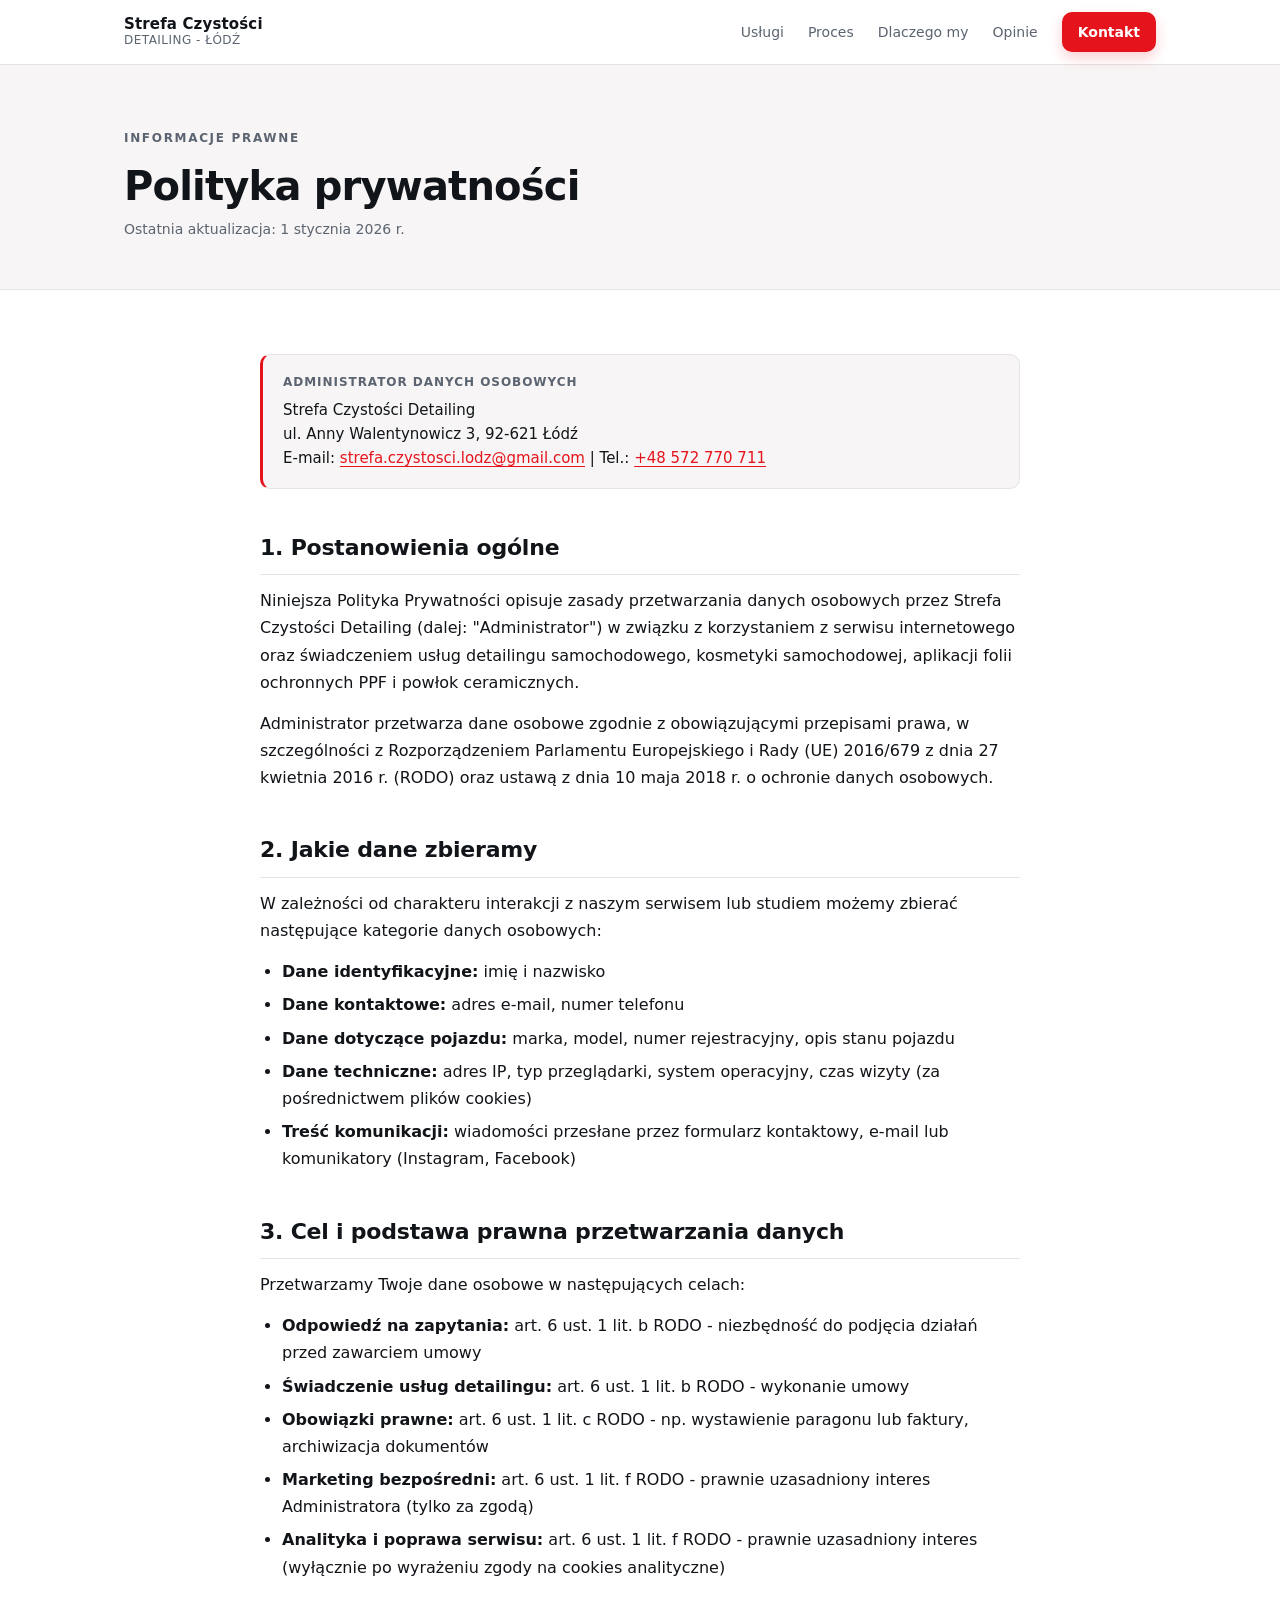
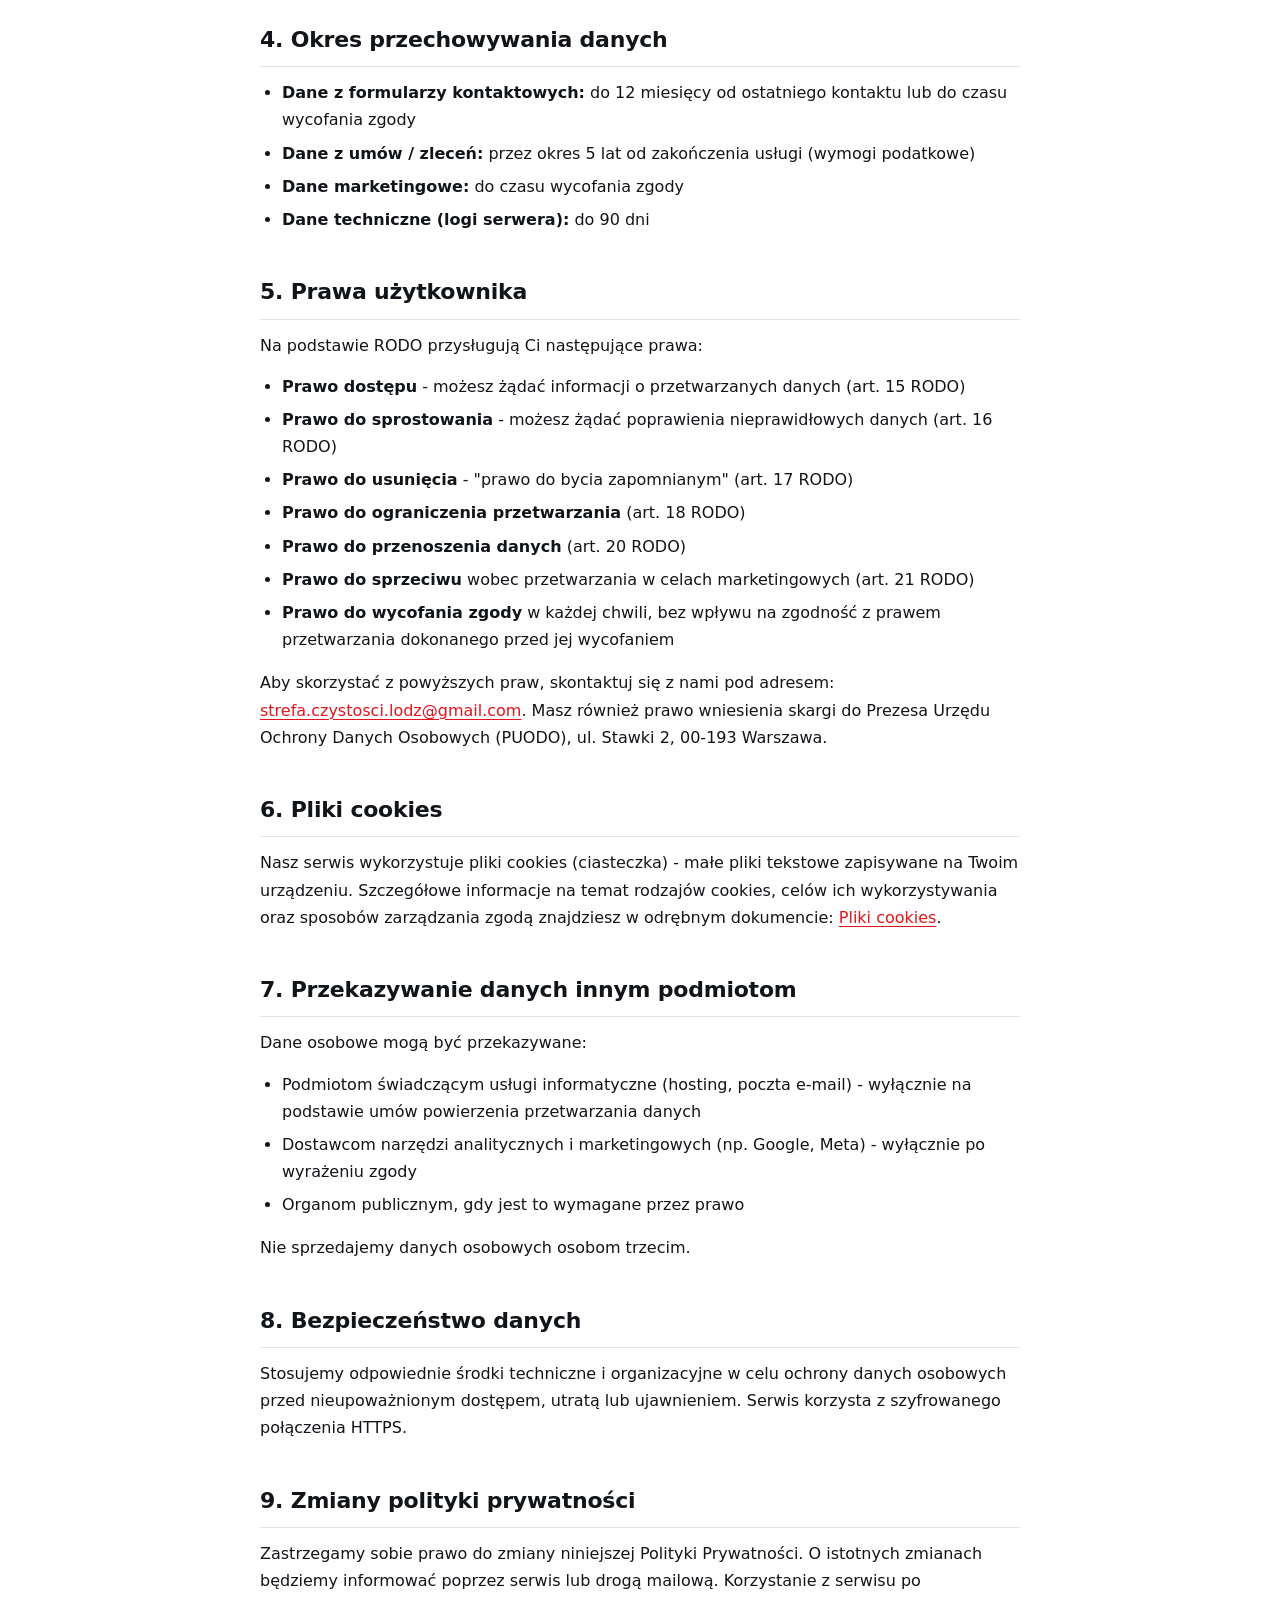
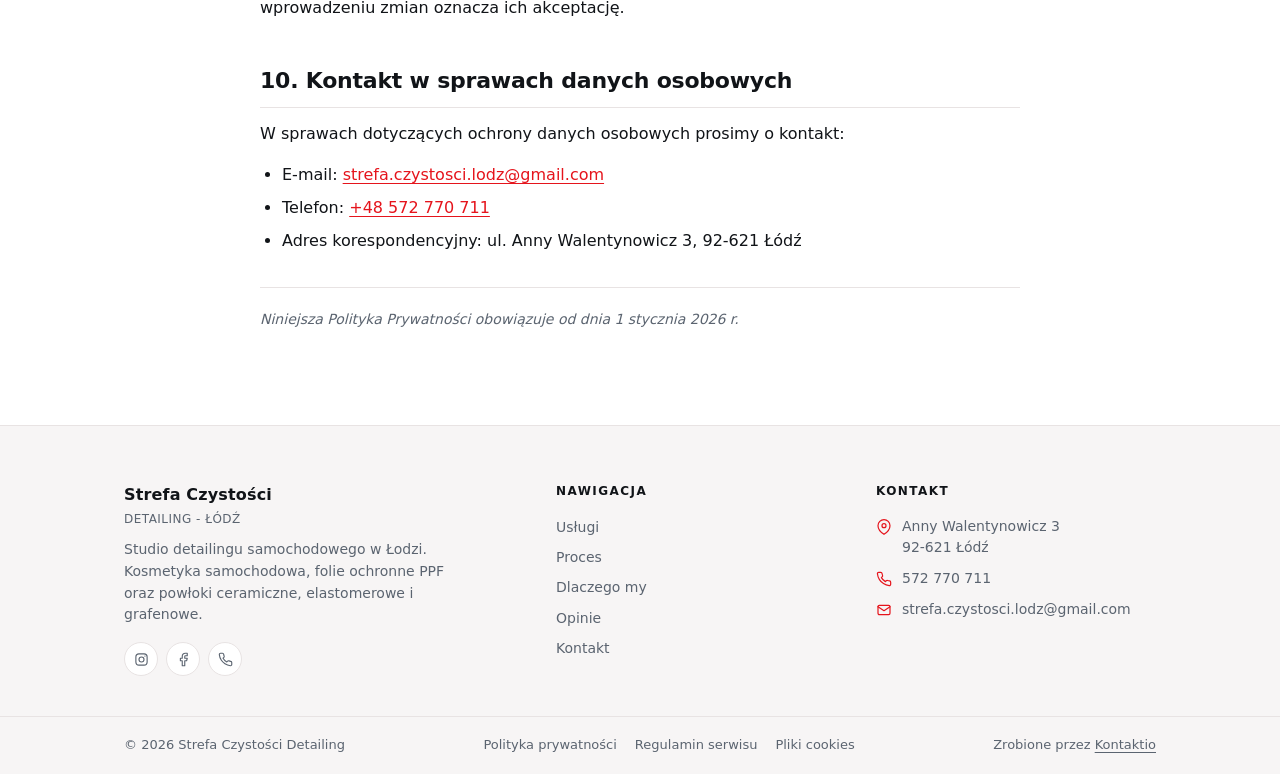
<file: polityka-prywatnosci/index.html>
<!DOCTYPE html>
<html lang="pl">
<head>
  <meta charset="UTF-8" />
  <meta name="viewport" content="width=device-width, initial-scale=1.0" />
  <title>Polityka prywatności - Strefa Czystości Detailing Łódź</title>
  <meta name="description" content="Polityka prywatności serwisu Strefa Czystości Detailing - zasady przetwarzania danych osobowych zgodnie z RODO." />
  <meta name="author" content="Strefa Czystości Detailing" />
  <meta name="robots" content="index, follow" />
  <meta name="theme-color" content="#0f1115" />
  <link rel="canonical" href="https://strefaczystoscidetailing.pl/polityka-prywatnosci/" />
  <meta property="og:type" content="article" />
  <meta property="og:locale" content="pl_PL" />
  <meta property="og:site_name" content="Strefa Czystości Detailing" />
  <meta property="og:title" content="Polityka prywatności - Strefa Czystości Detailing" />
  <meta property="og:description" content="Zasady przetwarzania danych osobowych w Strefa Czystości Detailing zgodnie z RODO." />
  <meta property="og:url" content="https://strefaczystoscidetailing.pl/polityka-prywatnosci/" />
  <meta name="twitter:card" content="summary" />
  <meta name="twitter:title" content="Polityka prywatności - Strefa Czystości Detailing" />
  <meta name="twitter:description" content="Zasady przetwarzania danych osobowych zgodnie z RODO." />
  <link rel="stylesheet" href="../styles.css" />
  <link rel="icon" href="data:image/svg+xml;utf8,<svg xmlns='http://www.w3.org/2000/svg' viewBox='0 0 64 64'><rect width='64' height='64' rx='12' fill='%230f1115'/><path d='M20 40c0-9 6-14 12-14s12 5 12 14' fill='none' stroke='%23e6e6e6' stroke-width='3' stroke-linecap='round'/><circle cx='26' cy='44' r='3' fill='%23e6e6e6'/><circle cx='38' cy='44' r='3' fill='%23e6e6e6'/><path d='M22 28l3-6h14l3 6' fill='none' stroke='%23e6e6e6' stroke-width='3' stroke-linecap='round' stroke-linejoin='round'/></svg>" />
  <script type="application/ld+json">
  {
    "@context": "https://schema.org",
    "@type": "BreadcrumbList",
    "itemListElement": [
      { "@type": "ListItem", "position": 1, "name": "Strona główna", "item": "https://strefaczystoscidetailing.pl/" },
      { "@type": "ListItem", "position": 2, "name": "Polityka prywatności", "item": "https://strefaczystoscidetailing.pl/polityka-prywatnosci/" }
    ]
  }
  </script>
</head>
<body>

<a class="skip-link" href="#top">Przejdź do treści</a>

<header class="nav">
  <div class="container nav-inner">
    <a href="../" class="brand" aria-label="Strefa Czystości Detailing - strona główna">
      <span class="brand-text">
        <strong>Strefa Czystości</strong>
        <em>Detailing - Łódź</em>
      </span>
    </a>
    <button class="nav-toggle" type="button" aria-label="Menu" aria-expanded="false" aria-controls="primary-nav">
      <span></span><span></span><span></span>
    </button>
    <nav id="primary-nav" class="main-nav" aria-label="Nawigacja główna">
      <a href="../#services">Usługi</a>
      <a href="../#process">Proces</a>
      <a href="../#why">Dlaczego my</a>
      <a href="../#reviews">Opinie</a>
      <a href="../#contact" class="btn-nav">Kontakt</a>
    </nav>
  </div>
</header>

<main id="top">

  <section class="legal-hero">
    <div class="container">
      <p class="eyebrow">Informacje prawne</p>
      <h1>Polityka prywatności</h1>
      <p class="updated-date">Ostatnia aktualizacja: 1 stycznia 2026 r.</p>
    </div>
  </section>

  <section class="prose-wrap">
    <div class="container">
      <div class="prose">

        <div class="info-box">
          <strong>Administrator danych osobowych</strong>
          Strefa Czystości Detailing<br>
          ul. Anny Walentynowicz 3, 92-621 Łódź<br>
          E-mail: <a href="mailto:strefa.czystosci.lodz@gmail.com">strefa.czystosci.lodz@gmail.com</a> | Tel.: <a href="tel:+48572770711">+48 572 770 711</a>
        </div>

        <h2>1. Postanowienia ogólne</h2>
        <p>Niniejsza Polityka Prywatności opisuje zasady przetwarzania danych osobowych przez Strefa Czystości Detailing (dalej: "Administrator") w związku z korzystaniem z serwisu internetowego oraz świadczeniem usług detailingu samochodowego, kosmetyki samochodowej, aplikacji folii ochronnych PPF i powłok ceramicznych.</p>
        <p>Administrator przetwarza dane osobowe zgodnie z obowiązującymi przepisami prawa, w szczególności z Rozporządzeniem Parlamentu Europejskiego i Rady (UE) 2016/679 z dnia 27 kwietnia 2016 r. (RODO) oraz ustawą z dnia 10 maja 2018 r. o ochronie danych osobowych.</p>

        <h2>2. Jakie dane zbieramy</h2>
        <p>W zależności od charakteru interakcji z naszym serwisem lub studiem możemy zbierać następujące kategorie danych osobowych:</p>
        <ul>
          <li><strong>Dane identyfikacyjne:</strong> imię i nazwisko</li>
          <li><strong>Dane kontaktowe:</strong> adres e-mail, numer telefonu</li>
          <li><strong>Dane dotyczące pojazdu:</strong> marka, model, numer rejestracyjny, opis stanu pojazdu</li>
          <li><strong>Dane techniczne:</strong> adres IP, typ przeglądarki, system operacyjny, czas wizyty (za pośrednictwem plików cookies)</li>
          <li><strong>Treść komunikacji:</strong> wiadomości przesłane przez formularz kontaktowy, e-mail lub komunikatory (Instagram, Facebook)</li>
        </ul>

        <h2>3. Cel i podstawa prawna przetwarzania danych</h2>
        <p>Przetwarzamy Twoje dane osobowe w następujących celach:</p>
        <ul>
          <li><strong>Odpowiedź na zapytania:</strong> art. 6 ust. 1 lit. b RODO - niezbędność do podjęcia działań przed zawarciem umowy</li>
          <li><strong>Świadczenie usług detailingu:</strong> art. 6 ust. 1 lit. b RODO - wykonanie umowy</li>
          <li><strong>Obowiązki prawne:</strong> art. 6 ust. 1 lit. c RODO - np. wystawienie paragonu lub faktury, archiwizacja dokumentów</li>
          <li><strong>Marketing bezpośredni:</strong> art. 6 ust. 1 lit. f RODO - prawnie uzasadniony interes Administratora (tylko za zgodą)</li>
          <li><strong>Analityka i poprawa serwisu:</strong> art. 6 ust. 1 lit. f RODO - prawnie uzasadniony interes (wyłącznie po wyrażeniu zgody na cookies analityczne)</li>
        </ul>

        <h2>4. Okres przechowywania danych</h2>
        <ul>
          <li><strong>Dane z formularzy kontaktowych:</strong> do 12 miesięcy od ostatniego kontaktu lub do czasu wycofania zgody</li>
          <li><strong>Dane z umów / zleceń:</strong> przez okres 5 lat od zakończenia usługi (wymogi podatkowe)</li>
          <li><strong>Dane marketingowe:</strong> do czasu wycofania zgody</li>
          <li><strong>Dane techniczne (logi serwera):</strong> do 90 dni</li>
        </ul>

        <h2>5. Prawa użytkownika</h2>
        <p>Na podstawie RODO przysługują Ci następujące prawa:</p>
        <ul>
          <li><strong>Prawo dostępu</strong> - możesz żądać informacji o przetwarzanych danych (art. 15 RODO)</li>
          <li><strong>Prawo do sprostowania</strong> - możesz żądać poprawienia nieprawidłowych danych (art. 16 RODO)</li>
          <li><strong>Prawo do usunięcia</strong> - "prawo do bycia zapomnianym" (art. 17 RODO)</li>
          <li><strong>Prawo do ograniczenia przetwarzania</strong> (art. 18 RODO)</li>
          <li><strong>Prawo do przenoszenia danych</strong> (art. 20 RODO)</li>
          <li><strong>Prawo do sprzeciwu</strong> wobec przetwarzania w celach marketingowych (art. 21 RODO)</li>
          <li><strong>Prawo do wycofania zgody</strong> w każdej chwili, bez wpływu na zgodność z prawem przetwarzania dokonanego przed jej wycofaniem</li>
        </ul>
        <p>Aby skorzystać z powyższych praw, skontaktuj się z nami pod adresem: <a href="mailto:strefa.czystosci.lodz@gmail.com">strefa.czystosci.lodz@gmail.com</a>. Masz również prawo wniesienia skargi do Prezesa Urzędu Ochrony Danych Osobowych (PUODO), ul. Stawki 2, 00-193 Warszawa.</p>

        <h2>6. Pliki cookies</h2>
        <p>Nasz serwis wykorzystuje pliki cookies (ciasteczka) - małe pliki tekstowe zapisywane na Twoim urządzeniu. Szczegółowe informacje na temat rodzajów cookies, celów ich wykorzystywania oraz sposobów zarządzania zgodą znajdziesz w odrębnym dokumencie: <a href="../pliki-cookies/">Pliki cookies</a>.</p>

        <h2>7. Przekazywanie danych innym podmiotom</h2>
        <p>Dane osobowe mogą być przekazywane:</p>
        <ul>
          <li>Podmiotom świadczącym usługi informatyczne (hosting, poczta e-mail) - wyłącznie na podstawie umów powierzenia przetwarzania danych</li>
          <li>Dostawcom narzędzi analitycznych i marketingowych (np. Google, Meta) - wyłącznie po wyrażeniu zgody</li>
          <li>Organom publicznym, gdy jest to wymagane przez prawo</li>
        </ul>
        <p>Nie sprzedajemy danych osobowych osobom trzecim.</p>

        <h2>8. Bezpieczeństwo danych</h2>
        <p>Stosujemy odpowiednie środki techniczne i organizacyjne w celu ochrony danych osobowych przed nieupoważnionym dostępem, utratą lub ujawnieniem. Serwis korzysta z szyfrowanego połączenia HTTPS.</p>

        <h2>9. Zmiany polityki prywatności</h2>
        <p>Zastrzegamy sobie prawo do zmiany niniejszej Polityki Prywatności. O istotnych zmianach będziemy informować poprzez serwis lub drogą mailową. Korzystanie z serwisu po wprowadzeniu zmian oznacza ich akceptację.</p>

        <h2>10. Kontakt w sprawach danych osobowych</h2>
        <p>W sprawach dotyczących ochrony danych osobowych prosimy o kontakt:</p>
        <ul>
          <li>E-mail: <a href="mailto:strefa.czystosci.lodz@gmail.com">strefa.czystosci.lodz@gmail.com</a></li>
          <li>Telefon: <a href="tel:+48572770711">+48 572 770 711</a></li>
          <li>Adres korespondencyjny: ul. Anny Walentynowicz 3, 92-621 Łódź</li>
        </ul>

        <p class="updated">Niniejsza Polityka Prywatności obowiązuje od dnia 1 stycznia 2026 r.</p>
      </div>
    </div>
  </section>

</main>

<footer class="footer" role="contentinfo">
  <div class="footer-top">
    <div class="container footer-grid">
      <div class="footer-col footer-brand">
        <div class="footer-logo">Strefa Czystości <em>Detailing - Łódź</em></div>
        <p>Studio detailingu samochodowego w Łodzi. Kosmetyka samochodowa, folie ochronne PPF oraz powłoki ceramiczne, elastomerowe i grafenowe.</p>
        <div class="footer-social">
          <a href="https://www.instagram.com/strefaczystosci" target="_blank" rel="noopener noreferrer" aria-label="Instagram">
            <svg viewBox="0 0 24 24" fill="none" stroke="currentColor" stroke-width="1.8" stroke-linecap="round" stroke-linejoin="round" aria-hidden="true"><rect x="3" y="3" width="18" height="18" rx="5"/><circle cx="12" cy="12" r="4"/><circle cx="17.5" cy="6.5" r="1" fill="currentColor" stroke="none"/></svg>
          </a>
          <a href="https://www.facebook.com/Strefaczystoscidetailing/" target="_blank" rel="noopener noreferrer" aria-label="Facebook">
            <svg viewBox="0 0 24 24" fill="none" stroke="currentColor" stroke-width="1.8" stroke-linecap="round" stroke-linejoin="round" aria-hidden="true"><path d="M18 2h-3a5 5 0 0 0-5 5v3H7v4h3v8h4v-8h3l1-4h-4V7a1 1 0 0 1 1-1h3z"/></svg>
          </a>
          <a href="tel:+48572770711" aria-label="Telefon">
            <svg viewBox="0 0 24 24" fill="none" stroke="currentColor" stroke-width="1.8" stroke-linecap="round" stroke-linejoin="round" aria-hidden="true"><path d="M22 16.92v3a2 2 0 0 1-2.18 2 19.79 19.79 0 0 1-8.63-3.07 19.5 19.5 0 0 1-6-6 19.79 19.79 0 0 1-3.07-8.67A2 2 0 0 1 4.11 2h3a2 2 0 0 1 2 1.72c.13.96.37 1.9.72 2.81a2 2 0 0 1-.45 2.11L8.09 9.91a16 16 0 0 0 6 6l1.27-1.27a2 2 0 0 1 2.11-.45c.91.35 1.85.59 2.81.72A2 2 0 0 1 22 16.92z"/></svg>
          </a>
        </div>
      </div>

      <div class="footer-col">
        <h3>Nawigacja</h3>
        <ul class="footer-links">
          <li><a href="../#services">Usługi</a></li>
          <li><a href="../#process">Proces</a></li>
          <li><a href="../#why">Dlaczego my</a></li>
          <li><a href="../#reviews">Opinie</a></li>
          <li><a href="../#contact">Kontakt</a></li>
        </ul>
      </div>

      <div class="footer-col">
        <h3>Kontakt</h3>
        <ul class="footer-contact">
          <li>
            <svg viewBox="0 0 24 24" width="16" height="16" fill="none" stroke="currentColor" stroke-width="1.8" stroke-linecap="round" stroke-linejoin="round" aria-hidden="true"><path d="M21 10c0 7-9 13-9 13S3 17 3 10a9 9 0 1 1 18 0z"/><circle cx="12" cy="10" r="3"/></svg>
            <span>Anny Walentynowicz 3<br>92-621 Łódź</span>
          </li>
          <li>
            <svg viewBox="0 0 24 24" width="16" height="16" fill="none" stroke="currentColor" stroke-width="1.8" stroke-linecap="round" stroke-linejoin="round" aria-hidden="true"><path d="M22 16.92v3a2 2 0 0 1-2.18 2 19.79 19.79 0 0 1-8.63-3.07 19.5 19.5 0 0 1-6-6 19.79 19.79 0 0 1-3.07-8.67A2 2 0 0 1 4.11 2h3a2 2 0 0 1 2 1.72c.13.96.37 1.9.72 2.81a2 2 0 0 1-.45 2.11L8.09 9.91a16 16 0 0 0 6 6l1.27-1.27a2 2 0 0 1 2.11-.45c.91.35 1.85.59 2.81.72A2 2 0 0 1 22 16.92z"/></svg>
            <a href="tel:+48572770711">572 770 711</a>
          </li>
          <li>
            <svg viewBox="0 0 24 24" width="16" height="16" fill="none" stroke="currentColor" stroke-width="1.8" stroke-linecap="round" stroke-linejoin="round" aria-hidden="true"><rect x="3" y="5" width="18" height="14" rx="2"/><path d="m3 7 9 6 9-6"/></svg>
            <a href="mailto:strefa.czystosci.lodz@gmail.com">strefa.czystosci.lodz@gmail.com</a>
          </li>
        </ul>
      </div>
    </div>
  </div>

  <div class="footer-bottom">
    <div class="container footer-bottom-inner">
      <span>© <span id="year">2026</span> Strefa Czystości Detailing</span>
      <ul class="legal-links" aria-label="Informacje prawne">
        <li><a href="../polityka-prywatnosci/">Polityka prywatności</a></li>
        <li><a href="../regulamin/">Regulamin serwisu</a></li>
        <li><a href="../pliki-cookies/">Pliki cookies</a></li>
      </ul>
      <span class="credit">Zrobione przez <a href="https://kontaktio.pl" target="_blank" rel="noopener noreferrer">Kontaktio</a></span>
    </div>
  </div>
</footer>

<script>
(function () {
  'use strict';

  function initNav() {
    var btn = document.querySelector('.nav-toggle');
    var nav = document.querySelector('.main-nav');
    if (!btn || !nav) return;

    var backdrop = document.createElement('div');
    backdrop.className = 'nav-backdrop';
    backdrop.setAttribute('aria-hidden', 'true');
    document.body.appendChild(backdrop);

    function setOpen(open) {
      nav.classList.toggle('open', open);
      backdrop.classList.toggle('show', open);
      btn.setAttribute('aria-expanded', open ? 'true' : 'false');
      document.body.classList.toggle('nav-open', open);
    }

    btn.addEventListener('click', function () {
      setOpen(!nav.classList.contains('open'));
    });
    backdrop.addEventListener('click', function () { setOpen(false); });
    nav.querySelectorAll('a').forEach(function (a) {
      a.addEventListener('click', function () {
        if (nav.classList.contains('open')) setOpen(false);
      });
    });
    document.addEventListener('keydown', function (e) {
      if (e.key === 'Escape' && nav.classList.contains('open')) setOpen(false);
    });
    window.addEventListener('resize', function () {
      if (window.innerWidth > 860 && nav.classList.contains('open')) setOpen(false);
    });
  }

  function initHeaderScroll() {
    var header = document.querySelector('.nav');
    if (!header) return;
    var ticking = false;
    function update() {
      if (window.scrollY > 12) header.classList.add('scrolled');
      else header.classList.remove('scrolled');
      ticking = false;
    }
    window.addEventListener('scroll', function () {
      if (!ticking) { window.requestAnimationFrame(update); ticking = true; }
    }, { passive: true });
    update();
  }

  function initYear() {
    var el = document.getElementById('year');
    if (el) el.textContent = new Date().getFullYear();
  }

  function start() {
    initNav();
    initHeaderScroll();
    initYear();
  }

  if (document.readyState === 'loading') {
    document.addEventListener('DOMContentLoaded', start);
  } else {
    start();
  }
})();
</script>

</body>
</html>
</file>
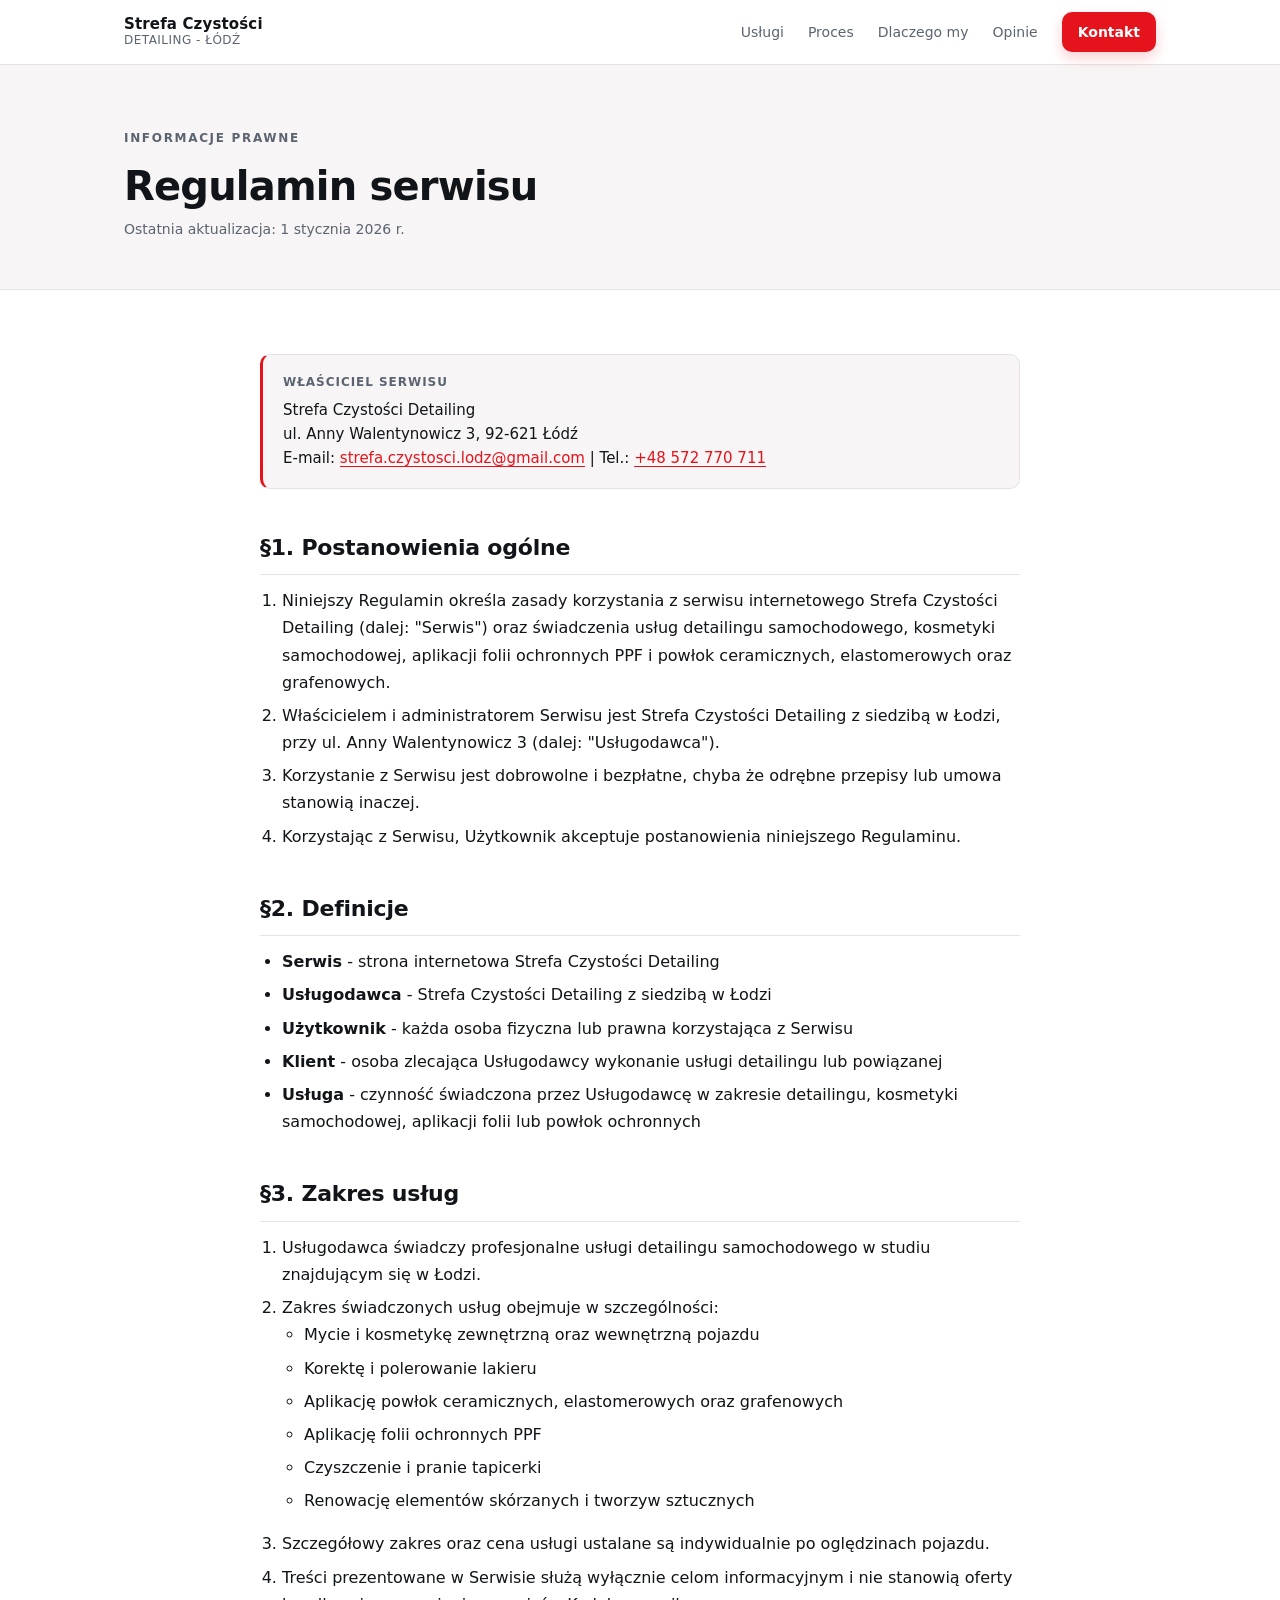
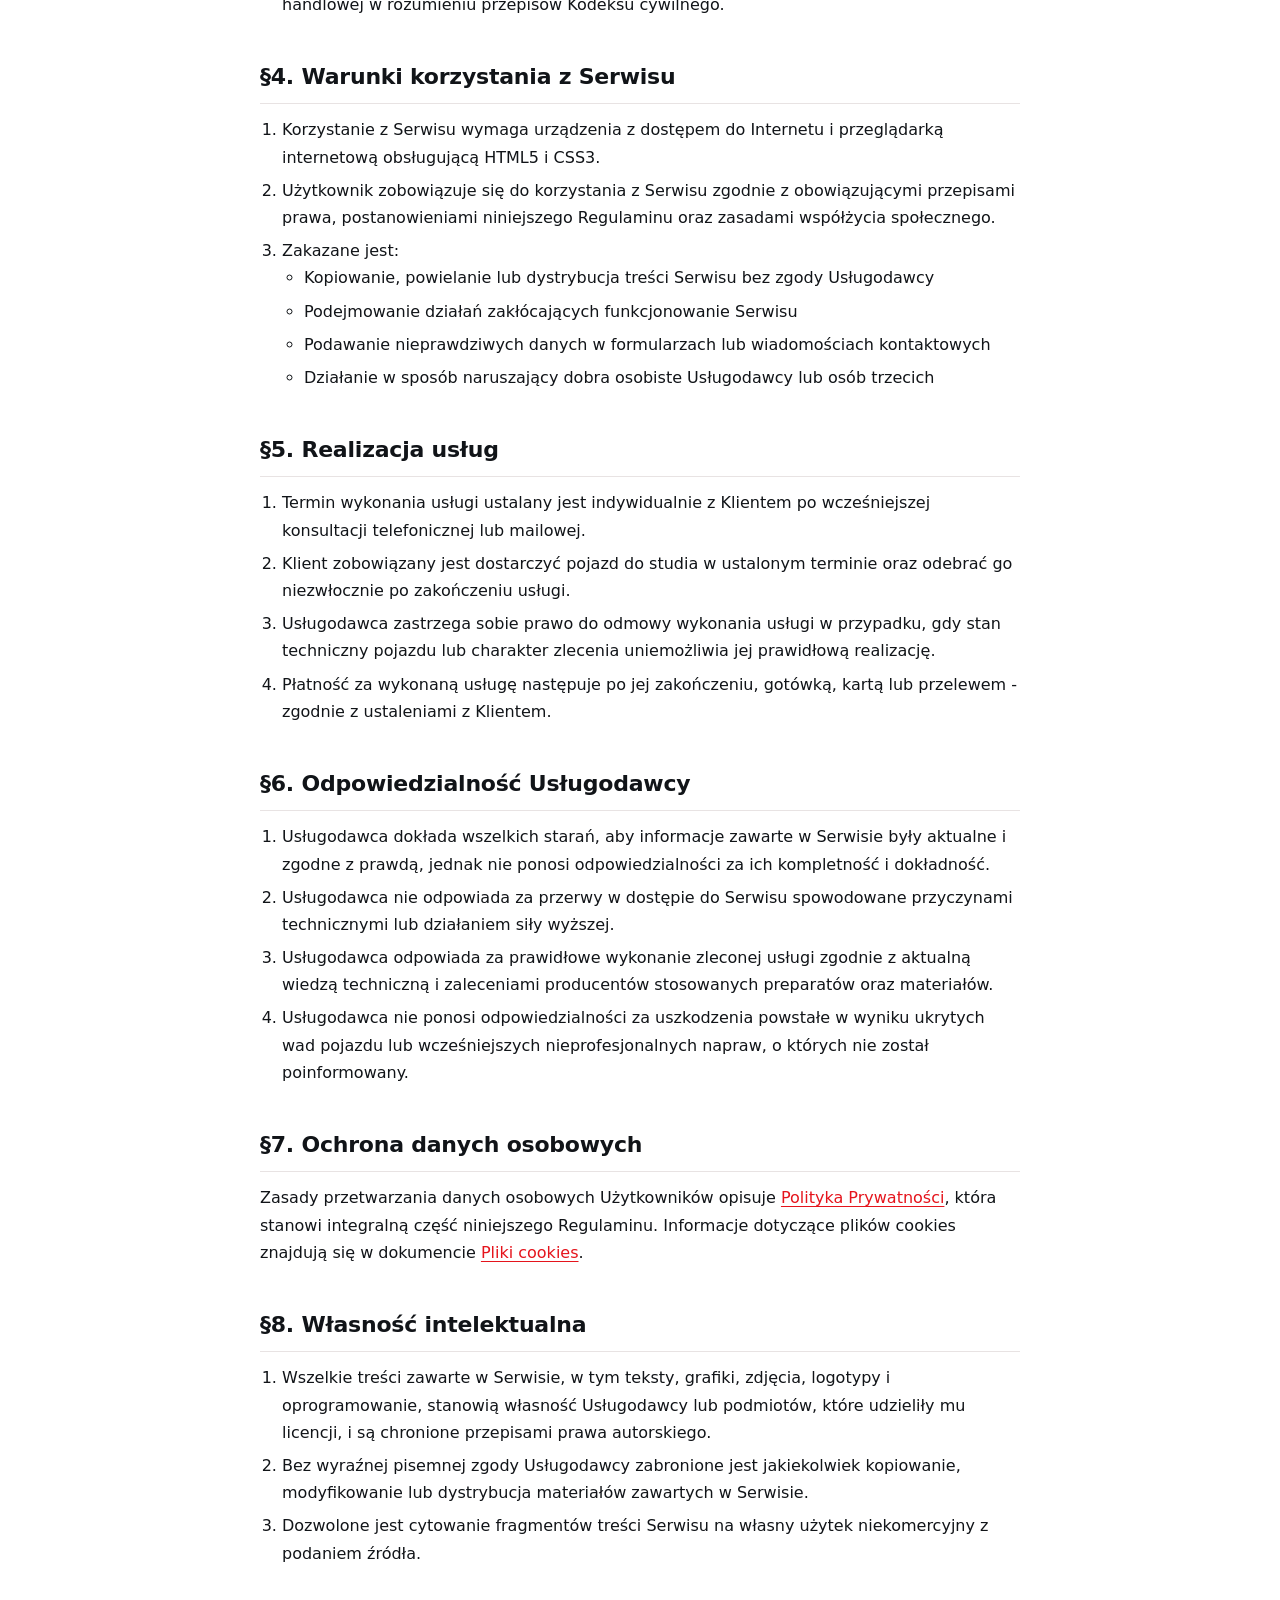
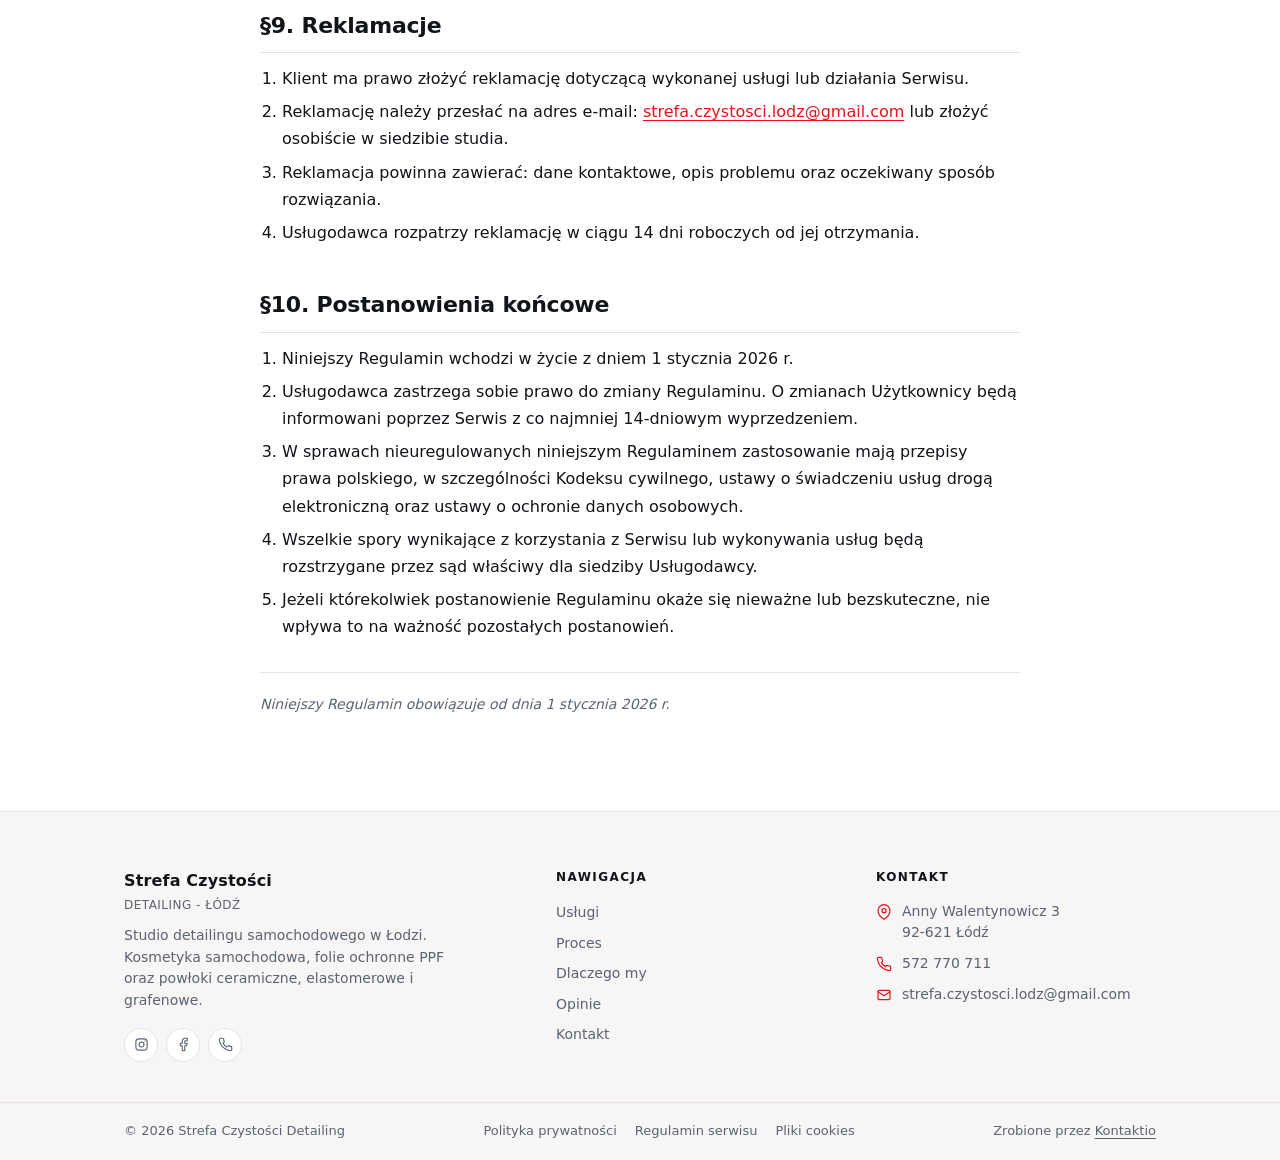
<file: regulamin/index.html>
<!DOCTYPE html>
<html lang="pl">
<head>
  <meta charset="UTF-8" />
  <meta name="viewport" content="width=device-width, initial-scale=1.0" />
  <title>Regulamin serwisu - Strefa Czystości Detailing Łódź</title>
  <meta name="description" content="Regulamin serwisu Strefa Czystości Detailing - zasady korzystania z serwisu i świadczenia usług detailingu samochodowego." />
  <meta name="author" content="Strefa Czystości Detailing" />
  <meta name="robots" content="index, follow" />
  <meta name="theme-color" content="#0f1115" />
  <link rel="canonical" href="https://strefaczystoscidetailing.pl/regulamin/" />
  <meta property="og:type" content="article" />
  <meta property="og:locale" content="pl_PL" />
  <meta property="og:site_name" content="Strefa Czystości Detailing" />
  <meta property="og:title" content="Regulamin serwisu - Strefa Czystości Detailing" />
  <meta property="og:description" content="Zasady korzystania z serwisu i świadczenia usług detailingu samochodowego." />
  <meta property="og:url" content="https://strefaczystoscidetailing.pl/regulamin/" />
  <meta name="twitter:card" content="summary" />
  <meta name="twitter:title" content="Regulamin serwisu - Strefa Czystości Detailing" />
  <meta name="twitter:description" content="Zasady korzystania z serwisu i świadczenia usług detailingu samochodowego." />
  <link rel="stylesheet" href="../styles.css" />
  <link rel="icon" href="data:image/svg+xml;utf8,<svg xmlns='http://www.w3.org/2000/svg' viewBox='0 0 64 64'><rect width='64' height='64' rx='12' fill='%230f1115'/><path d='M20 40c0-9 6-14 12-14s12 5 12 14' fill='none' stroke='%23e6e6e6' stroke-width='3' stroke-linecap='round'/><circle cx='26' cy='44' r='3' fill='%23e6e6e6'/><circle cx='38' cy='44' r='3' fill='%23e6e6e6'/><path d='M22 28l3-6h14l3 6' fill='none' stroke='%23e6e6e6' stroke-width='3' stroke-linecap='round' stroke-linejoin='round'/></svg>" />
  <script type="application/ld+json">
  {
    "@context": "https://schema.org",
    "@type": "BreadcrumbList",
    "itemListElement": [
      { "@type": "ListItem", "position": 1, "name": "Strona główna", "item": "https://strefaczystoscidetailing.pl/" },
      { "@type": "ListItem", "position": 2, "name": "Regulamin serwisu", "item": "https://strefaczystoscidetailing.pl/regulamin/" }
    ]
  }
  </script>
</head>
<body>

<a class="skip-link" href="#top">Przejdź do treści</a>

<header class="nav">
  <div class="container nav-inner">
    <a href="../" class="brand" aria-label="Strefa Czystości Detailing - strona główna">
      <span class="brand-text">
        <strong>Strefa Czystości</strong>
        <em>Detailing - Łódź</em>
      </span>
    </a>
    <button class="nav-toggle" type="button" aria-label="Menu" aria-expanded="false" aria-controls="primary-nav">
      <span></span><span></span><span></span>
    </button>
    <nav id="primary-nav" class="main-nav" aria-label="Nawigacja główna">
      <a href="../#services">Usługi</a>
      <a href="../#process">Proces</a>
      <a href="../#why">Dlaczego my</a>
      <a href="../#reviews">Opinie</a>
      <a href="../#contact" class="btn-nav">Kontakt</a>
    </nav>
  </div>
</header>

<main id="top">

  <section class="legal-hero">
    <div class="container">
      <p class="eyebrow">Informacje prawne</p>
      <h1>Regulamin serwisu</h1>
      <p class="updated-date">Ostatnia aktualizacja: 1 stycznia 2026 r.</p>
    </div>
  </section>

  <section class="prose-wrap">
    <div class="container">
      <div class="prose">

        <div class="info-box">
          <strong>Właściciel serwisu</strong>
          Strefa Czystości Detailing<br>
          ul. Anny Walentynowicz 3, 92-621 Łódź<br>
          E-mail: <a href="mailto:strefa.czystosci.lodz@gmail.com">strefa.czystosci.lodz@gmail.com</a> | Tel.: <a href="tel:+48572770711">+48 572 770 711</a>
        </div>

        <h2>§1. Postanowienia ogólne</h2>
        <ol>
          <li>Niniejszy Regulamin określa zasady korzystania z serwisu internetowego Strefa Czystości Detailing (dalej: "Serwis") oraz świadczenia usług detailingu samochodowego, kosmetyki samochodowej, aplikacji folii ochronnych PPF i powłok ceramicznych, elastomerowych oraz grafenowych.</li>
          <li>Właścicielem i administratorem Serwisu jest Strefa Czystości Detailing z siedzibą w Łodzi, przy ul. Anny Walentynowicz 3 (dalej: "Usługodawca").</li>
          <li>Korzystanie z Serwisu jest dobrowolne i bezpłatne, chyba że odrębne przepisy lub umowa stanowią inaczej.</li>
          <li>Korzystając z Serwisu, Użytkownik akceptuje postanowienia niniejszego Regulaminu.</li>
        </ol>

        <h2>§2. Definicje</h2>
        <ul>
          <li><strong>Serwis</strong> - strona internetowa Strefa Czystości Detailing</li>
          <li><strong>Usługodawca</strong> - Strefa Czystości Detailing z siedzibą w Łodzi</li>
          <li><strong>Użytkownik</strong> - każda osoba fizyczna lub prawna korzystająca z Serwisu</li>
          <li><strong>Klient</strong> - osoba zlecająca Usługodawcy wykonanie usługi detailingu lub powiązanej</li>
          <li><strong>Usługa</strong> - czynność świadczona przez Usługodawcę w zakresie detailingu, kosmetyki samochodowej, aplikacji folii lub powłok ochronnych</li>
        </ul>

        <h2>§3. Zakres usług</h2>
        <ol>
          <li>Usługodawca świadczy profesjonalne usługi detailingu samochodowego w studiu znajdującym się w Łodzi.</li>
          <li>Zakres świadczonych usług obejmuje w szczególności:
            <ul>
              <li>Mycie i kosmetykę zewnętrzną oraz wewnętrzną pojazdu</li>
              <li>Korektę i polerowanie lakieru</li>
              <li>Aplikację powłok ceramicznych, elastomerowych oraz grafenowych</li>
              <li>Aplikację folii ochronnych PPF</li>
              <li>Czyszczenie i pranie tapicerki</li>
              <li>Renowację elementów skórzanych i tworzyw sztucznych</li>
            </ul>
          </li>
          <li>Szczegółowy zakres oraz cena usługi ustalane są indywidualnie po oględzinach pojazdu.</li>
          <li>Treści prezentowane w Serwisie służą wyłącznie celom informacyjnym i nie stanowią oferty handlowej w rozumieniu przepisów Kodeksu cywilnego.</li>
        </ol>

        <h2>§4. Warunki korzystania z Serwisu</h2>
        <ol>
          <li>Korzystanie z Serwisu wymaga urządzenia z dostępem do Internetu i przeglądarką internetową obsługującą HTML5 i CSS3.</li>
          <li>Użytkownik zobowiązuje się do korzystania z Serwisu zgodnie z obowiązującymi przepisami prawa, postanowieniami niniejszego Regulaminu oraz zasadami współżycia społecznego.</li>
          <li>Zakazane jest:
            <ul>
              <li>Kopiowanie, powielanie lub dystrybucja treści Serwisu bez zgody Usługodawcy</li>
              <li>Podejmowanie działań zakłócających funkcjonowanie Serwisu</li>
              <li>Podawanie nieprawdziwych danych w formularzach lub wiadomościach kontaktowych</li>
              <li>Działanie w sposób naruszający dobra osobiste Usługodawcy lub osób trzecich</li>
            </ul>
          </li>
        </ol>

        <h2>§5. Realizacja usług</h2>
        <ol>
          <li>Termin wykonania usługi ustalany jest indywidualnie z Klientem po wcześniejszej konsultacji telefonicznej lub mailowej.</li>
          <li>Klient zobowiązany jest dostarczyć pojazd do studia w ustalonym terminie oraz odebrać go niezwłocznie po zakończeniu usługi.</li>
          <li>Usługodawca zastrzega sobie prawo do odmowy wykonania usługi w przypadku, gdy stan techniczny pojazdu lub charakter zlecenia uniemożliwia jej prawidłową realizację.</li>
          <li>Płatność za wykonaną usługę następuje po jej zakończeniu, gotówką, kartą lub przelewem - zgodnie z ustaleniami z Klientem.</li>
        </ol>

        <h2>§6. Odpowiedzialność Usługodawcy</h2>
        <ol>
          <li>Usługodawca dokłada wszelkich starań, aby informacje zawarte w Serwisie były aktualne i zgodne z prawdą, jednak nie ponosi odpowiedzialności za ich kompletność i dokładność.</li>
          <li>Usługodawca nie odpowiada za przerwy w dostępie do Serwisu spowodowane przyczynami technicznymi lub działaniem siły wyższej.</li>
          <li>Usługodawca odpowiada za prawidłowe wykonanie zleconej usługi zgodnie z aktualną wiedzą techniczną i zaleceniami producentów stosowanych preparatów oraz materiałów.</li>
          <li>Usługodawca nie ponosi odpowiedzialności za uszkodzenia powstałe w wyniku ukrytych wad pojazdu lub wcześniejszych nieprofesjonalnych napraw, o których nie został poinformowany.</li>
        </ol>

        <h2>§7. Ochrona danych osobowych</h2>
        <p>Zasady przetwarzania danych osobowych Użytkowników opisuje <a href="../polityka-prywatnosci/">Polityka Prywatności</a>, która stanowi integralną część niniejszego Regulaminu. Informacje dotyczące plików cookies znajdują się w dokumencie <a href="../pliki-cookies/">Pliki cookies</a>.</p>

        <h2>§8. Własność intelektualna</h2>
        <ol>
          <li>Wszelkie treści zawarte w Serwisie, w tym teksty, grafiki, zdjęcia, logotypy i oprogramowanie, stanowią własność Usługodawcy lub podmiotów, które udzieliły mu licencji, i są chronione przepisami prawa autorskiego.</li>
          <li>Bez wyraźnej pisemnej zgody Usługodawcy zabronione jest jakiekolwiek kopiowanie, modyfikowanie lub dystrybucja materiałów zawartych w Serwisie.</li>
          <li>Dozwolone jest cytowanie fragmentów treści Serwisu na własny użytek niekomercyjny z podaniem źródła.</li>
        </ol>

        <h2>§9. Reklamacje</h2>
        <ol>
          <li>Klient ma prawo złożyć reklamację dotyczącą wykonanej usługi lub działania Serwisu.</li>
          <li>Reklamację należy przesłać na adres e-mail: <a href="mailto:strefa.czystosci.lodz@gmail.com">strefa.czystosci.lodz@gmail.com</a> lub złożyć osobiście w siedzibie studia.</li>
          <li>Reklamacja powinna zawierać: dane kontaktowe, opis problemu oraz oczekiwany sposób rozwiązania.</li>
          <li>Usługodawca rozpatrzy reklamację w ciągu 14 dni roboczych od jej otrzymania.</li>
        </ol>

        <h2>§10. Postanowienia końcowe</h2>
        <ol>
          <li>Niniejszy Regulamin wchodzi w życie z dniem 1 stycznia 2026 r.</li>
          <li>Usługodawca zastrzega sobie prawo do zmiany Regulaminu. O zmianach Użytkownicy będą informowani poprzez Serwis z co najmniej 14-dniowym wyprzedzeniem.</li>
          <li>W sprawach nieuregulowanych niniejszym Regulaminem zastosowanie mają przepisy prawa polskiego, w szczególności Kodeksu cywilnego, ustawy o świadczeniu usług drogą elektroniczną oraz ustawy o ochronie danych osobowych.</li>
          <li>Wszelkie spory wynikające z korzystania z Serwisu lub wykonywania usług będą rozstrzygane przez sąd właściwy dla siedziby Usługodawcy.</li>
          <li>Jeżeli którekolwiek postanowienie Regulaminu okaże się nieważne lub bezskuteczne, nie wpływa to na ważność pozostałych postanowień.</li>
        </ol>

        <p class="updated">Niniejszy Regulamin obowiązuje od dnia 1 stycznia 2026 r.</p>
      </div>
    </div>
  </section>

</main>

<footer class="footer" role="contentinfo">
  <div class="footer-top">
    <div class="container footer-grid">
      <div class="footer-col footer-brand">
        <div class="footer-logo">Strefa Czystości <em>Detailing - Łódź</em></div>
        <p>Studio detailingu samochodowego w Łodzi. Kosmetyka samochodowa, folie ochronne PPF oraz powłoki ceramiczne, elastomerowe i grafenowe.</p>
        <div class="footer-social">
          <a href="https://www.instagram.com/strefaczystosci" target="_blank" rel="noopener noreferrer" aria-label="Instagram">
            <svg viewBox="0 0 24 24" fill="none" stroke="currentColor" stroke-width="1.8" stroke-linecap="round" stroke-linejoin="round" aria-hidden="true"><rect x="3" y="3" width="18" height="18" rx="5"/><circle cx="12" cy="12" r="4"/><circle cx="17.5" cy="6.5" r="1" fill="currentColor" stroke="none"/></svg>
          </a>
          <a href="https://www.facebook.com/Strefaczystoscidetailing/" target="_blank" rel="noopener noreferrer" aria-label="Facebook">
            <svg viewBox="0 0 24 24" fill="none" stroke="currentColor" stroke-width="1.8" stroke-linecap="round" stroke-linejoin="round" aria-hidden="true"><path d="M18 2h-3a5 5 0 0 0-5 5v3H7v4h3v8h4v-8h3l1-4h-4V7a1 1 0 0 1 1-1h3z"/></svg>
          </a>
          <a href="tel:+48572770711" aria-label="Telefon">
            <svg viewBox="0 0 24 24" fill="none" stroke="currentColor" stroke-width="1.8" stroke-linecap="round" stroke-linejoin="round" aria-hidden="true"><path d="M22 16.92v3a2 2 0 0 1-2.18 2 19.79 19.79 0 0 1-8.63-3.07 19.5 19.5 0 0 1-6-6 19.79 19.79 0 0 1-3.07-8.67A2 2 0 0 1 4.11 2h3a2 2 0 0 1 2 1.72c.13.96.37 1.9.72 2.81a2 2 0 0 1-.45 2.11L8.09 9.91a16 16 0 0 0 6 6l1.27-1.27a2 2 0 0 1 2.11-.45c.91.35 1.85.59 2.81.72A2 2 0 0 1 22 16.92z"/></svg>
          </a>
        </div>
      </div>

      <div class="footer-col">
        <h3>Nawigacja</h3>
        <ul class="footer-links">
          <li><a href="../#services">Usługi</a></li>
          <li><a href="../#process">Proces</a></li>
          <li><a href="../#why">Dlaczego my</a></li>
          <li><a href="../#reviews">Opinie</a></li>
          <li><a href="../#contact">Kontakt</a></li>
        </ul>
      </div>

      <div class="footer-col">
        <h3>Kontakt</h3>
        <ul class="footer-contact">
          <li>
            <svg viewBox="0 0 24 24" width="16" height="16" fill="none" stroke="currentColor" stroke-width="1.8" stroke-linecap="round" stroke-linejoin="round" aria-hidden="true"><path d="M21 10c0 7-9 13-9 13S3 17 3 10a9 9 0 1 1 18 0z"/><circle cx="12" cy="10" r="3"/></svg>
            <span>Anny Walentynowicz 3<br>92-621 Łódź</span>
          </li>
          <li>
            <svg viewBox="0 0 24 24" width="16" height="16" fill="none" stroke="currentColor" stroke-width="1.8" stroke-linecap="round" stroke-linejoin="round" aria-hidden="true"><path d="M22 16.92v3a2 2 0 0 1-2.18 2 19.79 19.79 0 0 1-8.63-3.07 19.5 19.5 0 0 1-6-6 19.79 19.79 0 0 1-3.07-8.67A2 2 0 0 1 4.11 2h3a2 2 0 0 1 2 1.72c.13.96.37 1.9.72 2.81a2 2 0 0 1-.45 2.11L8.09 9.91a16 16 0 0 0 6 6l1.27-1.27a2 2 0 0 1 2.11-.45c.91.35 1.85.59 2.81.72A2 2 0 0 1 22 16.92z"/></svg>
            <a href="tel:+48572770711">572 770 711</a>
          </li>
          <li>
            <svg viewBox="0 0 24 24" width="16" height="16" fill="none" stroke="currentColor" stroke-width="1.8" stroke-linecap="round" stroke-linejoin="round" aria-hidden="true"><rect x="3" y="5" width="18" height="14" rx="2"/><path d="m3 7 9 6 9-6"/></svg>
            <a href="mailto:strefa.czystosci.lodz@gmail.com">strefa.czystosci.lodz@gmail.com</a>
          </li>
        </ul>
      </div>
    </div>
  </div>

  <div class="footer-bottom">
    <div class="container footer-bottom-inner">
      <span>© <span id="year">2026</span> Strefa Czystości Detailing</span>
      <ul class="legal-links" aria-label="Informacje prawne">
        <li><a href="../polityka-prywatnosci/">Polityka prywatności</a></li>
        <li><a href="../regulamin/">Regulamin serwisu</a></li>
        <li><a href="../pliki-cookies/">Pliki cookies</a></li>
      </ul>
      <span class="credit">Zrobione przez <a href="https://kontaktio.pl" target="_blank" rel="noopener noreferrer">Kontaktio</a></span>
    </div>
  </div>
</footer>

<script>
(function () {
  'use strict';

  function initNav() {
    var btn = document.querySelector('.nav-toggle');
    var nav = document.querySelector('.main-nav');
    if (!btn || !nav) return;

    var backdrop = document.createElement('div');
    backdrop.className = 'nav-backdrop';
    backdrop.setAttribute('aria-hidden', 'true');
    document.body.appendChild(backdrop);

    function setOpen(open) {
      nav.classList.toggle('open', open);
      backdrop.classList.toggle('show', open);
      btn.setAttribute('aria-expanded', open ? 'true' : 'false');
      document.body.classList.toggle('nav-open', open);
    }

    btn.addEventListener('click', function () {
      setOpen(!nav.classList.contains('open'));
    });
    backdrop.addEventListener('click', function () { setOpen(false); });
    nav.querySelectorAll('a').forEach(function (a) {
      a.addEventListener('click', function () {
        if (nav.classList.contains('open')) setOpen(false);
      });
    });
    document.addEventListener('keydown', function (e) {
      if (e.key === 'Escape' && nav.classList.contains('open')) setOpen(false);
    });
    window.addEventListener('resize', function () {
      if (window.innerWidth > 860 && nav.classList.contains('open')) setOpen(false);
    });
  }

  function initHeaderScroll() {
    var header = document.querySelector('.nav');
    if (!header) return;
    var ticking = false;
    function update() {
      if (window.scrollY > 12) header.classList.add('scrolled');
      else header.classList.remove('scrolled');
      ticking = false;
    }
    window.addEventListener('scroll', function () {
      if (!ticking) { window.requestAnimationFrame(update); ticking = true; }
    }, { passive: true });
    update();
  }

  function initYear() {
    var el = document.getElementById('year');
    if (el) el.textContent = new Date().getFullYear();
  }

  function start() {
    initNav();
    initHeaderScroll();
    initYear();
  }

  if (document.readyState === 'loading') {
    document.addEventListener('DOMContentLoaded', start);
  } else {
    start();
  }
})();
</script>

</body>
</html>
</file>
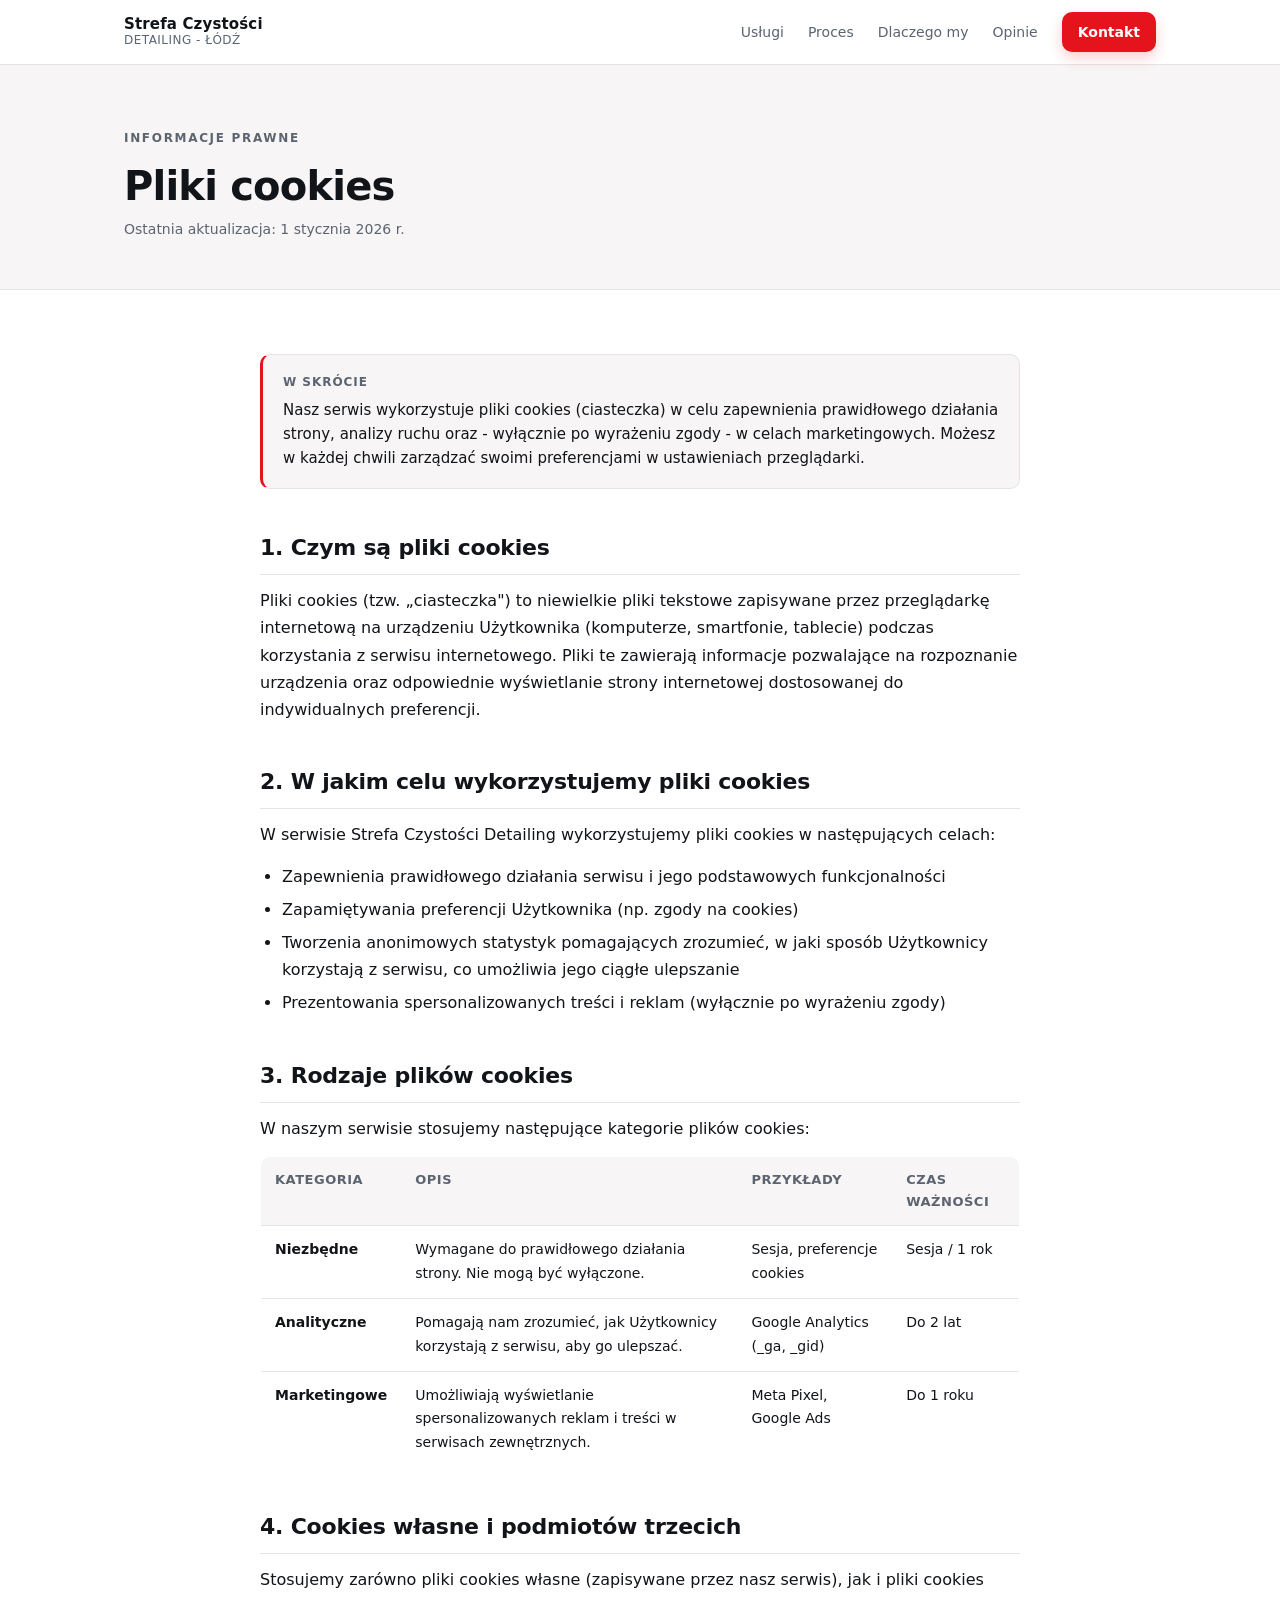
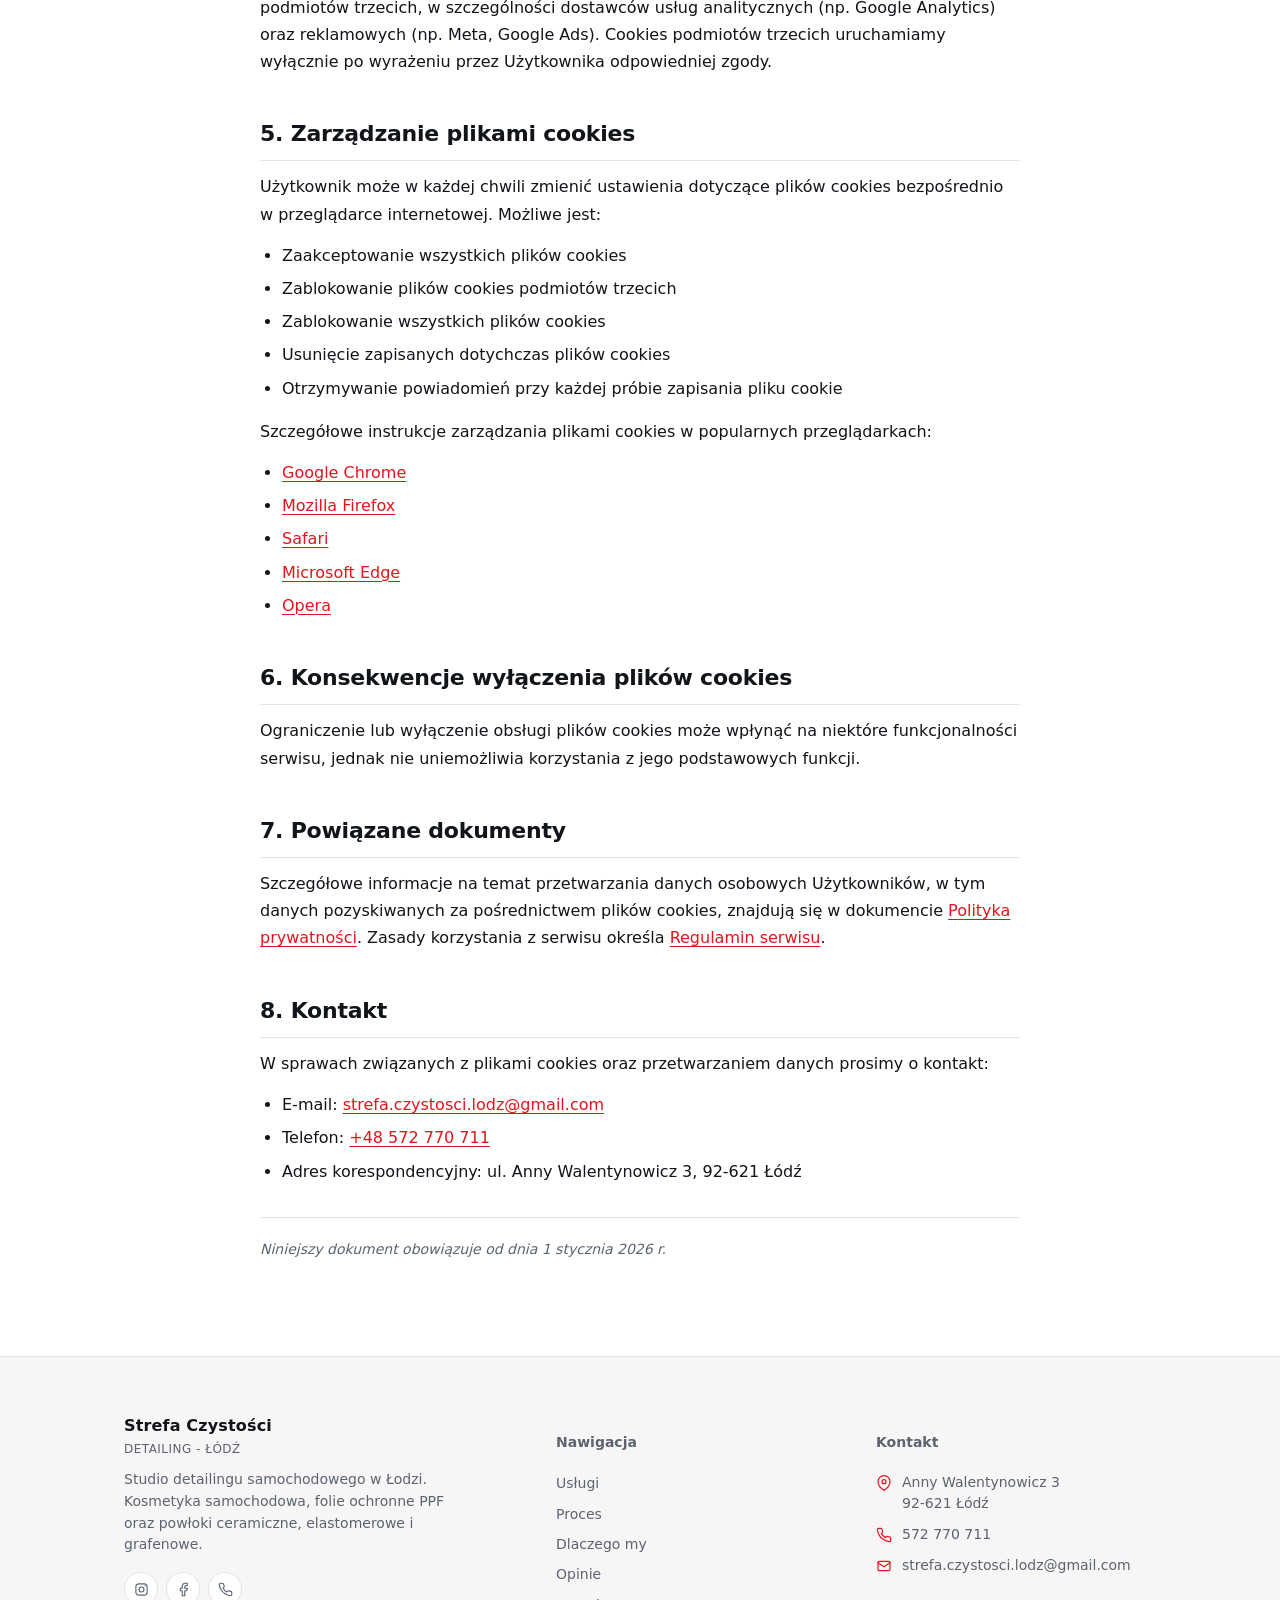
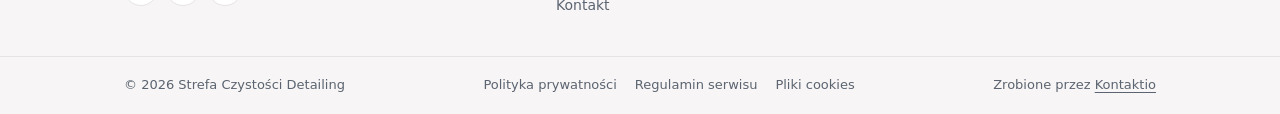
<file: pliki-cookies.html>
<!DOCTYPE html>
<html lang="pl">
<head>
  <meta charset="UTF-8" />
  <meta name="viewport" content="width=device-width, initial-scale=1.0" />
  <title>Pliki cookies - Strefa Czystości Detailing</title>
  <meta name="description" content="Informacje o plikach cookies wykorzystywanych w serwisie Strefa Czystości Detailing oraz sposobach zarządzania zgodą." />
  <meta name="theme-color" content="#0f1115" />
  <meta name="robots" content="index, follow" />
  <link rel="preconnect" href="https://fonts.googleapis.com" />
  <link rel="preconnect" href="https://fonts.gstatic.com" crossorigin />
  <link href="https://fonts.googleapis.com/css2?family=Inter:wght@300;400;500;600;700&display=swap" rel="stylesheet" />
  <link rel="stylesheet" href="styles.css" />
  <link rel="icon" href="data:image/svg+xml;utf8,<svg xmlns='http://www.w3.org/2000/svg' viewBox='0 0 64 64'><rect width='64' height='64' rx='12' fill='%230f1115'/><path d='M20 40c0-9 6-14 12-14s12 5 12 14' fill='none' stroke='%23e6e6e6' stroke-width='3' stroke-linecap='round'/><circle cx='26' cy='44' r='3' fill='%23e6e6e6'/><circle cx='38' cy='44' r='3' fill='%23e6e6e6'/><path d='M22 28l3-6h14l3 6' fill='none' stroke='%23e6e6e6' stroke-width='3' stroke-linecap='round' stroke-linejoin='round'/></svg>" />
</head>
<body>

<a class="skip-link" href="#top">Przejdź do treści</a>

<header class="nav">
  <div class="container nav-inner">
    <a href="index.html" class="brand" aria-label="Strefa Czystości Detailing">
      <span class="brand-text">
        <strong>Strefa Czystości</strong>
        <em>Detailing - Łódź</em>
      </span>
    </a>
    <button class="nav-toggle" type="button" aria-label="Menu" aria-expanded="false" aria-controls="primary-nav">
      <span></span><span></span><span></span>
    </button>
    <nav id="primary-nav" class="main-nav" aria-label="Nawigacja">
      <a href="index.html#services">Usługi</a>
      <a href="index.html#process">Proces</a>
      <a href="index.html#why">Dlaczego my</a>
      <a href="index.html#reviews">Opinie</a>
      <a href="index.html#contact" class="btn-nav">Kontakt</a>
    </nav>
  </div>
</header>

<main id="top">

  <section class="legal-hero">
    <div class="container">
      <p class="eyebrow">Informacje prawne</p>
      <h1>Pliki cookies</h1>
      <p class="updated-date">Ostatnia aktualizacja: 1 stycznia 2026 r.</p>
    </div>
  </section>

  <section class="prose-wrap">
    <div class="container">
      <div class="prose">

        <div class="info-box">
          <strong>W skrócie</strong>
          Nasz serwis wykorzystuje pliki cookies (ciasteczka) w celu zapewnienia prawidłowego działania strony, analizy ruchu oraz - wyłącznie po wyrażeniu zgody - w celach marketingowych. Możesz w każdej chwili zarządzać swoimi preferencjami w ustawieniach przeglądarki.
        </div>

        <h2>1. Czym są pliki cookies</h2>
        <p>Pliki cookies (tzw. „ciasteczka") to niewielkie pliki tekstowe zapisywane przez przeglądarkę internetową na urządzeniu Użytkownika (komputerze, smartfonie, tablecie) podczas korzystania z serwisu internetowego. Pliki te zawierają informacje pozwalające na rozpoznanie urządzenia oraz odpowiednie wyświetlanie strony internetowej dostosowanej do indywidualnych preferencji.</p>

        <h2>2. W jakim celu wykorzystujemy pliki cookies</h2>
        <p>W serwisie Strefa Czystości Detailing wykorzystujemy pliki cookies w następujących celach:</p>
        <ul>
          <li>Zapewnienia prawidłowego działania serwisu i jego podstawowych funkcjonalności</li>
          <li>Zapamiętywania preferencji Użytkownika (np. zgody na cookies)</li>
          <li>Tworzenia anonimowych statystyk pomagających zrozumieć, w jaki sposób Użytkownicy korzystają z serwisu, co umożliwia jego ciągłe ulepszanie</li>
          <li>Prezentowania spersonalizowanych treści i reklam (wyłącznie po wyrażeniu zgody)</li>
        </ul>

        <h2>3. Rodzaje plików cookies</h2>
        <p>W naszym serwisie stosujemy następujące kategorie plików cookies:</p>

        <table class="cookie-table">
          <thead>
            <tr>
              <th>Kategoria</th>
              <th>Opis</th>
              <th>Przykłady</th>
              <th>Czas ważności</th>
            </tr>
          </thead>
          <tbody>
            <tr>
              <td data-label="Kategoria"><strong>Niezbędne</strong></td>
              <td data-label="Opis">Wymagane do prawidłowego działania strony. Nie mogą być wyłączone.</td>
              <td data-label="Przykłady">Sesja, preferencje cookies</td>
              <td data-label="Czas ważności">Sesja / 1 rok</td>
            </tr>
            <tr>
              <td data-label="Kategoria"><strong>Analityczne</strong></td>
              <td data-label="Opis">Pomagają nam zrozumieć, jak Użytkownicy korzystają z serwisu, aby go ulepszać.</td>
              <td data-label="Przykłady">Google Analytics (_ga, _gid)</td>
              <td data-label="Czas ważności">Do 2 lat</td>
            </tr>
            <tr>
              <td data-label="Kategoria"><strong>Marketingowe</strong></td>
              <td data-label="Opis">Umożliwiają wyświetlanie spersonalizowanych reklam i treści w serwisach zewnętrznych.</td>
              <td data-label="Przykłady">Meta Pixel, Google Ads</td>
              <td data-label="Czas ważności">Do 1 roku</td>
            </tr>
          </tbody>
        </table>

        <h2>4. Cookies własne i podmiotów trzecich</h2>
        <p>Stosujemy zarówno pliki cookies własne (zapisywane przez nasz serwis), jak i pliki cookies podmiotów trzecich, w szczególności dostawców usług analitycznych (np. Google Analytics) oraz reklamowych (np. Meta, Google Ads). Cookies podmiotów trzecich uruchamiamy wyłącznie po wyrażeniu przez Użytkownika odpowiedniej zgody.</p>

        <h2>5. Zarządzanie plikami cookies</h2>
        <p>Użytkownik może w każdej chwili zmienić ustawienia dotyczące plików cookies bezpośrednio w przeglądarce internetowej. Możliwe jest:</p>
        <ul>
          <li>Zaakceptowanie wszystkich plików cookies</li>
          <li>Zablokowanie plików cookies podmiotów trzecich</li>
          <li>Zablokowanie wszystkich plików cookies</li>
          <li>Usunięcie zapisanych dotychczas plików cookies</li>
          <li>Otrzymywanie powiadomień przy każdej próbie zapisania pliku cookie</li>
        </ul>
        <p>Szczegółowe instrukcje zarządzania plikami cookies w popularnych przeglądarkach:</p>
        <ul>
          <li><a href="https://support.google.com/chrome/answer/95647" target="_blank" rel="noopener noreferrer">Google Chrome</a></li>
          <li><a href="https://support.mozilla.org/pl/kb/usuwanie-ciasteczek-i-danych-stron-firefox" target="_blank" rel="noopener noreferrer">Mozilla Firefox</a></li>
          <li><a href="https://support.apple.com/pl-pl/guide/safari/sfri11471/mac" target="_blank" rel="noopener noreferrer">Safari</a></li>
          <li><a href="https://support.microsoft.com/pl-pl/microsoft-edge/usuwanie-plik%C3%B3w-cookie-w-przegl%C4%85darce-microsoft-edge-63947406-40ac-c3b8-57b9-2a946a29ae09" target="_blank" rel="noopener noreferrer">Microsoft Edge</a></li>
          <li><a href="https://help.opera.com/pl/latest/web-preferences/" target="_blank" rel="noopener noreferrer">Opera</a></li>
        </ul>

        <h2>6. Konsekwencje wyłączenia plików cookies</h2>
        <p>Ograniczenie lub wyłączenie obsługi plików cookies może wpłynąć na niektóre funkcjonalności serwisu, jednak nie uniemożliwia korzystania z jego podstawowych funkcji.</p>

        <h2>7. Powiązane dokumenty</h2>
        <p>Szczegółowe informacje na temat przetwarzania danych osobowych Użytkowników, w tym danych pozyskiwanych za pośrednictwem plików cookies, znajdują się w dokumencie <a href="polityka-prywatnosci.html">Polityka prywatności</a>. Zasady korzystania z serwisu określa <a href="regulamin.html">Regulamin serwisu</a>.</p>

        <h2>8. Kontakt</h2>
        <p>W sprawach związanych z plikami cookies oraz przetwarzaniem danych prosimy o kontakt:</p>
        <ul>
          <li>E-mail: <a href="mailto:strefa.czystosci.lodz@gmail.com">strefa.czystosci.lodz@gmail.com</a></li>
          <li>Telefon: <a href="tel:+48572770711">+48 572 770 711</a></li>
          <li>Adres korespondencyjny: ul. Anny Walentynowicz 3, 92-621 Łódź</li>
        </ul>

        <p class="updated">Niniejszy dokument obowiązuje od dnia 1 stycznia 2026 r.</p>
      </div>
    </div>
  </section>

</main>

<footer class="footer" role="contentinfo">
  <div class="footer-top">
    <div class="container footer-grid">
      <div class="footer-col footer-brand">
        <div class="footer-logo">Strefa Czystości <em>Detailing - Łódź</em></div>
        <p>Studio detailingu samochodowego w Łodzi. Kosmetyka samochodowa, folie ochronne PPF oraz powłoki ceramiczne, elastomerowe i grafenowe.</p>
        <div class="footer-social">
          <a href="https://www.instagram.com/strefaczystosci" target="_blank" rel="noopener noreferrer" aria-label="Instagram">
            <svg viewBox="0 0 24 24" fill="none" stroke="currentColor" stroke-width="1.8" stroke-linecap="round" stroke-linejoin="round" aria-hidden="true"><rect x="3" y="3" width="18" height="18" rx="5"/><circle cx="12" cy="12" r="4"/><circle cx="17.5" cy="6.5" r="1" fill="currentColor" stroke="none"/></svg>
          </a>
          <a href="https://www.facebook.com/Strefaczystoscidetailing/" target="_blank" rel="noopener noreferrer" aria-label="Facebook">
            <svg viewBox="0 0 24 24" fill="none" stroke="currentColor" stroke-width="1.8" stroke-linecap="round" stroke-linejoin="round" aria-hidden="true"><path d="M18 2h-3a5 5 0 0 0-5 5v3H7v4h3v8h4v-8h3l1-4h-4V7a1 1 0 0 1 1-1h3z"/></svg>
          </a>
          <a href="tel:+48572770711" aria-label="Telefon">
            <svg viewBox="0 0 24 24" fill="none" stroke="currentColor" stroke-width="1.8" stroke-linecap="round" stroke-linejoin="round" aria-hidden="true"><path d="M22 16.92v3a2 2 0 0 1-2.18 2 19.79 19.79 0 0 1-8.63-3.07 19.5 19.5 0 0 1-6-6 19.79 19.79 0 0 1-3.07-8.67A2 2 0 0 1 4.11 2h3a2 2 0 0 1 2 1.72c.13.96.37 1.9.72 2.81a2 2 0 0 1-.45 2.11L8.09 9.91a16 16 0 0 0 6 6l1.27-1.27a2 2 0 0 1 2.11-.45c.91.35 1.85.59 2.81.72A2 2 0 0 1 22 16.92z"/></svg>
          </a>
        </div>
      </div>

      <div class="footer-col">
        <h4>Nawigacja</h4>
        <ul class="footer-links">
          <li><a href="index.html#services">Usługi</a></li>
          <li><a href="index.html#process">Proces</a></li>
          <li><a href="index.html#why">Dlaczego my</a></li>
          <li><a href="index.html#reviews">Opinie</a></li>
          <li><a href="index.html#contact">Kontakt</a></li>
        </ul>
      </div>

      <div class="footer-col">
        <h4>Kontakt</h4>
        <ul class="footer-contact">
          <li>
            <svg viewBox="0 0 24 24" width="16" height="16" fill="none" stroke="currentColor" stroke-width="1.8" stroke-linecap="round" stroke-linejoin="round" aria-hidden="true"><path d="M21 10c0 7-9 13-9 13S3 17 3 10a9 9 0 1 1 18 0z"/><circle cx="12" cy="10" r="3"/></svg>
            <span>Anny Walentynowicz 3<br>92-621 Łódź</span>
          </li>
          <li>
            <svg viewBox="0 0 24 24" width="16" height="16" fill="none" stroke="currentColor" stroke-width="1.8" stroke-linecap="round" stroke-linejoin="round" aria-hidden="true"><path d="M22 16.92v3a2 2 0 0 1-2.18 2 19.79 19.79 0 0 1-8.63-3.07 19.5 19.5 0 0 1-6-6 19.79 19.79 0 0 1-3.07-8.67A2 2 0 0 1 4.11 2h3a2 2 0 0 1 2 1.72c.13.96.37 1.9.72 2.81a2 2 0 0 1-.45 2.11L8.09 9.91a16 16 0 0 0 6 6l1.27-1.27a2 2 0 0 1 2.11-.45c.91.35 1.85.59 2.81.72A2 2 0 0 1 22 16.92z"/></svg>
            <a href="tel:+48572770711">572 770 711</a>
          </li>
          <li>
            <svg viewBox="0 0 24 24" width="16" height="16" fill="none" stroke="currentColor" stroke-width="1.8" stroke-linecap="round" stroke-linejoin="round" aria-hidden="true"><rect x="3" y="5" width="18" height="14" rx="2"/><path d="m3 7 9 6 9-6"/></svg>
            <a href="mailto:strefa.czystosci.lodz@gmail.com">strefa.czystosci.lodz@gmail.com</a>
          </li>
        </ul>
      </div>
    </div>
  </div>

  <div class="footer-bottom">
    <div class="container footer-bottom-inner">
      <span>© <span id="year">2026</span> Strefa Czystości Detailing</span>
      <ul class="legal-links" aria-label="Informacje prawne">
        <li><a href="polityka-prywatnosci.html">Polityka prywatności</a></li>
        <li><a href="regulamin.html">Regulamin serwisu</a></li>
        <li><a href="pliki-cookies.html">Pliki cookies</a></li>
      </ul>
      <span class="credit">Zrobione przez <a href="https://kontaktio.pl" target="_blank" rel="noopener noreferrer">Kontaktio</a></span>
    </div>
  </div>
</footer>

<script>
(function () {
  'use strict';

  function initNav() {
    var btn = document.querySelector('.nav-toggle');
    var nav = document.querySelector('.main-nav');
    if (!btn || !nav) return;

    var backdrop = document.createElement('div');
    backdrop.className = 'nav-backdrop';
    backdrop.setAttribute('aria-hidden', 'true');
    document.body.appendChild(backdrop);

    function setOpen(open) {
      nav.classList.toggle('open', open);
      backdrop.classList.toggle('show', open);
      btn.setAttribute('aria-expanded', open ? 'true' : 'false');
      document.body.classList.toggle('nav-open', open);
    }

    btn.addEventListener('click', function () {
      setOpen(!nav.classList.contains('open'));
    });
    backdrop.addEventListener('click', function () { setOpen(false); });
    nav.querySelectorAll('a').forEach(function (a) {
      a.addEventListener('click', function () {
        if (nav.classList.contains('open')) setOpen(false);
      });
    });
    document.addEventListener('keydown', function (e) {
      if (e.key === 'Escape' && nav.classList.contains('open')) setOpen(false);
    });
    window.addEventListener('resize', function () {
      if (window.innerWidth > 860 && nav.classList.contains('open')) setOpen(false);
    });
  }

  function initHeaderScroll() {
    var header = document.querySelector('.nav');
    if (!header) return;
    var ticking = false;
    function update() {
      if (window.scrollY > 12) header.classList.add('scrolled');
      else header.classList.remove('scrolled');
      ticking = false;
    }
    window.addEventListener('scroll', function () {
      if (!ticking) { window.requestAnimationFrame(update); ticking = true; }
    }, { passive: true });
    update();
  }

  function initYear() {
    var el = document.getElementById('year');
    if (el) el.textContent = new Date().getFullYear();
  }

  if (document.readyState === 'loading') {
    document.addEventListener('DOMContentLoaded', function () {
      initNav();
      initHeaderScroll();
      initYear();
    });
  } else {
    initNav();
    initHeaderScroll();
    initYear();
  }
})();
</script>

</body>
</html>
</file>
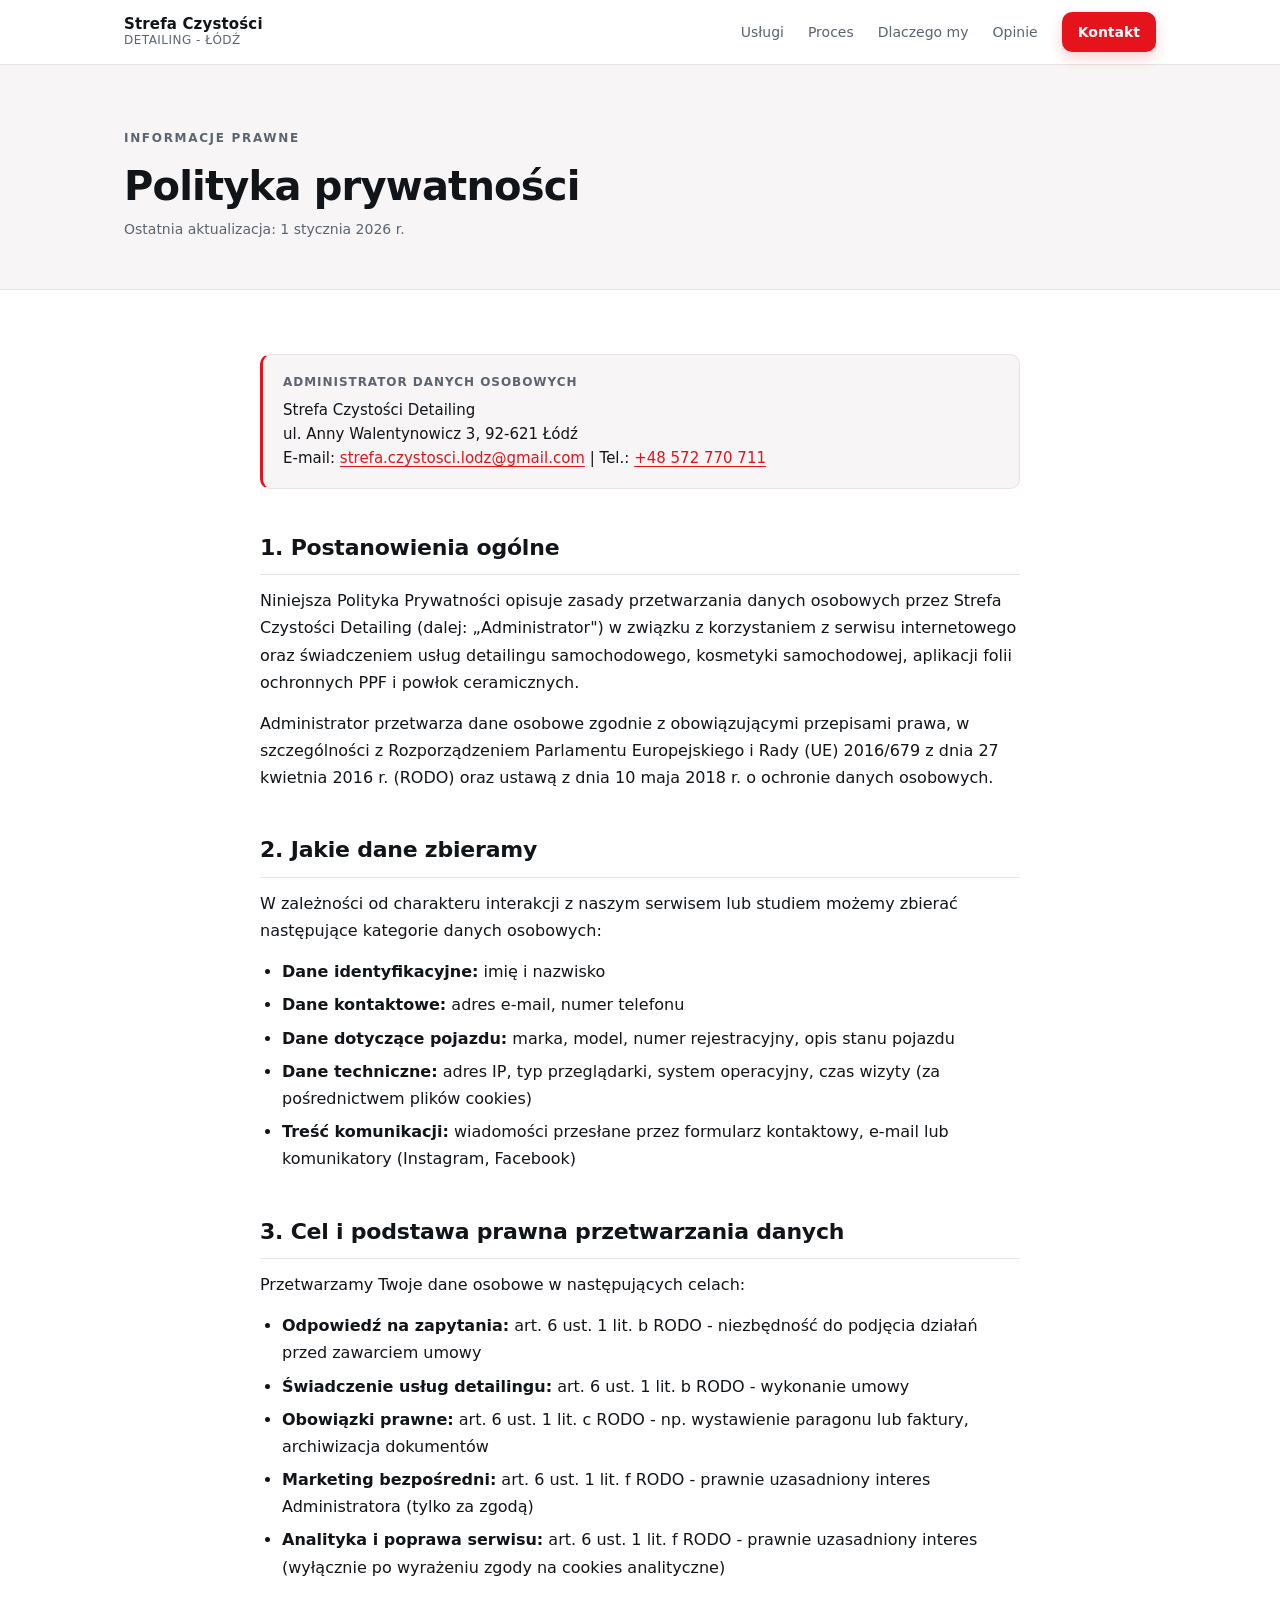
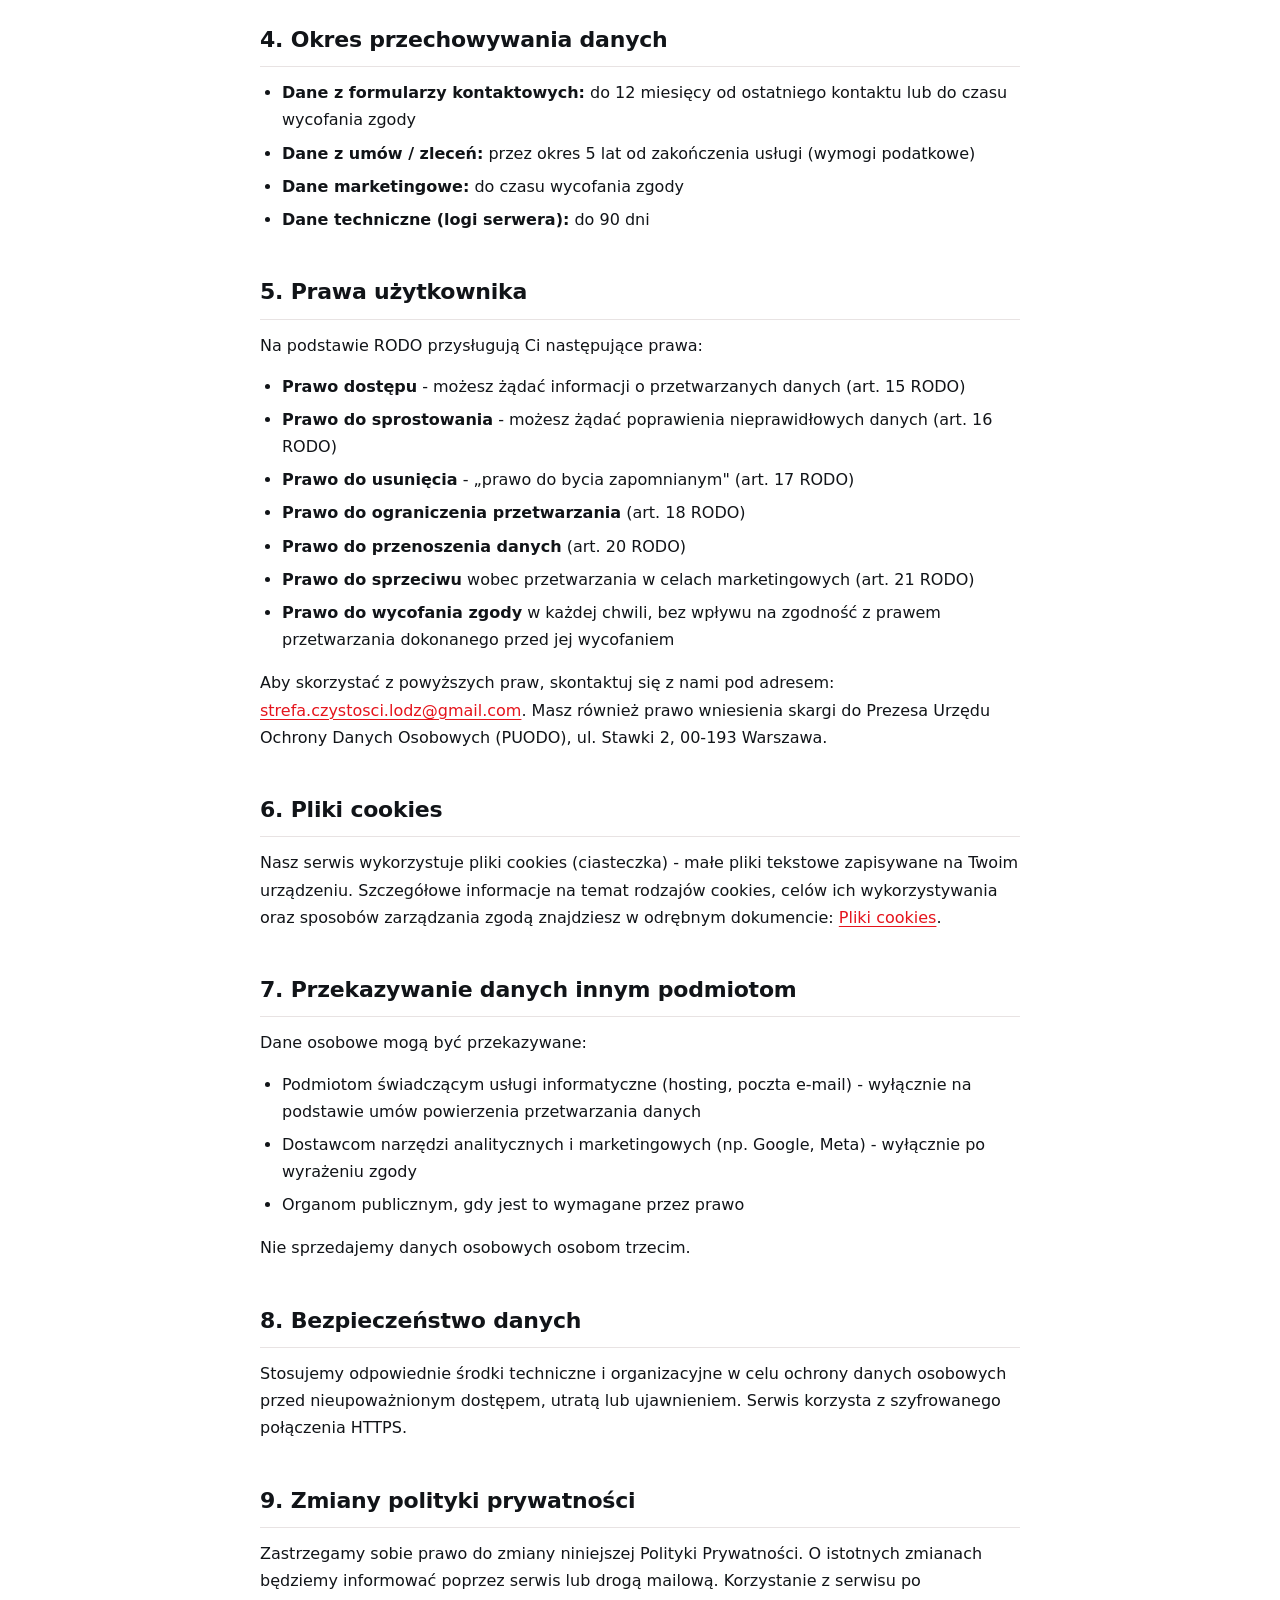
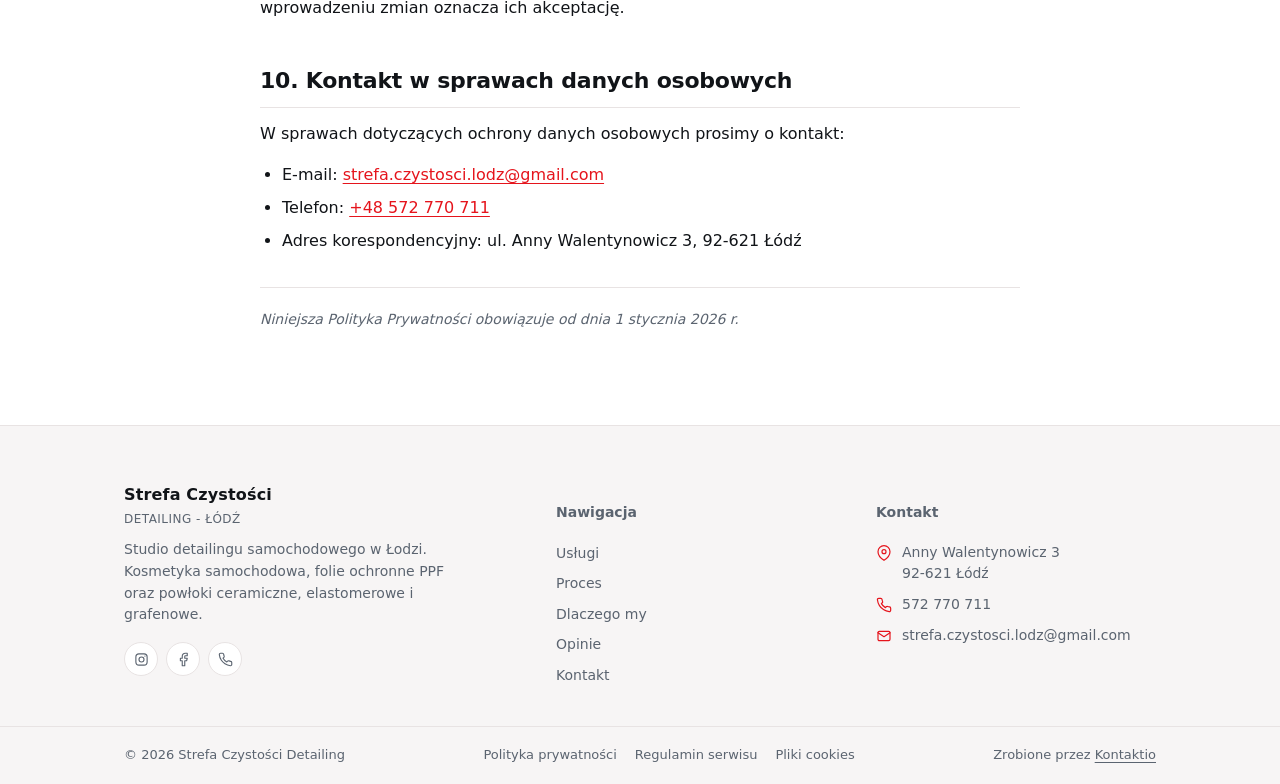
<file: polityka-prywatnosci.html>
<!DOCTYPE html>
<html lang="pl">
<head>
  <meta charset="UTF-8" />
  <meta name="viewport" content="width=device-width, initial-scale=1.0" />
  <title>Polityka prywatności - Strefa Czystości Detailing</title>
  <meta name="description" content="Polityka prywatności serwisu Strefa Czystości Detailing - zasady przetwarzania danych osobowych zgodnie z RODO." />
  <meta name="theme-color" content="#0f1115" />
  <meta name="robots" content="index, follow" />
  <link rel="preconnect" href="https://fonts.googleapis.com" />
  <link rel="preconnect" href="https://fonts.gstatic.com" crossorigin />
  <link href="https://fonts.googleapis.com/css2?family=Inter:wght@300;400;500;600;700&display=swap" rel="stylesheet" />
  <link rel="stylesheet" href="styles.css" />
  <link rel="icon" href="data:image/svg+xml;utf8,<svg xmlns='http://www.w3.org/2000/svg' viewBox='0 0 64 64'><rect width='64' height='64' rx='12' fill='%230f1115'/><path d='M20 40c0-9 6-14 12-14s12 5 12 14' fill='none' stroke='%23e6e6e6' stroke-width='3' stroke-linecap='round'/><circle cx='26' cy='44' r='3' fill='%23e6e6e6'/><circle cx='38' cy='44' r='3' fill='%23e6e6e6'/><path d='M22 28l3-6h14l3 6' fill='none' stroke='%23e6e6e6' stroke-width='3' stroke-linecap='round' stroke-linejoin='round'/></svg>" />
</head>
<body>

<a class="skip-link" href="#top">Przejdź do treści</a>

<header class="nav">
  <div class="container nav-inner">
    <a href="index.html" class="brand" aria-label="Strefa Czystości Detailing">
      <span class="brand-text">
        <strong>Strefa Czystości</strong>
        <em>Detailing - Łódź</em>
      </span>
    </a>
    <button class="nav-toggle" type="button" aria-label="Menu" aria-expanded="false" aria-controls="primary-nav">
      <span></span><span></span><span></span>
    </button>
    <nav id="primary-nav" class="main-nav" aria-label="Nawigacja">
      <a href="index.html#services">Usługi</a>
      <a href="index.html#process">Proces</a>
      <a href="index.html#why">Dlaczego my</a>
      <a href="index.html#reviews">Opinie</a>
      <a href="index.html#contact" class="btn-nav">Kontakt</a>
    </nav>
  </div>
</header>

<main id="top">

  <section class="legal-hero">
    <div class="container">
      <p class="eyebrow">Informacje prawne</p>
      <h1>Polityka prywatności</h1>
      <p class="updated-date">Ostatnia aktualizacja: 1 stycznia 2026 r.</p>
    </div>
  </section>

  <section class="prose-wrap">
    <div class="container">
      <div class="prose">

        <div class="info-box">
          <strong>Administrator danych osobowych</strong>
          Strefa Czystości Detailing<br>
          ul. Anny Walentynowicz 3, 92-621 Łódź<br>
          E-mail: <a href="mailto:strefa.czystosci.lodz@gmail.com">strefa.czystosci.lodz@gmail.com</a> | Tel.: <a href="tel:+48572770711">+48 572 770 711</a>
        </div>

        <h2>1. Postanowienia ogólne</h2>
        <p>Niniejsza Polityka Prywatności opisuje zasady przetwarzania danych osobowych przez Strefa Czystości Detailing (dalej: „Administrator") w związku z korzystaniem z serwisu internetowego oraz świadczeniem usług detailingu samochodowego, kosmetyki samochodowej, aplikacji folii ochronnych PPF i powłok ceramicznych.</p>
        <p>Administrator przetwarza dane osobowe zgodnie z obowiązującymi przepisami prawa, w szczególności z Rozporządzeniem Parlamentu Europejskiego i Rady (UE) 2016/679 z dnia 27 kwietnia 2016 r. (RODO) oraz ustawą z dnia 10 maja 2018 r. o ochronie danych osobowych.</p>

        <h2>2. Jakie dane zbieramy</h2>
        <p>W zależności od charakteru interakcji z naszym serwisem lub studiem możemy zbierać następujące kategorie danych osobowych:</p>
        <ul>
          <li><strong>Dane identyfikacyjne:</strong> imię i nazwisko</li>
          <li><strong>Dane kontaktowe:</strong> adres e-mail, numer telefonu</li>
          <li><strong>Dane dotyczące pojazdu:</strong> marka, model, numer rejestracyjny, opis stanu pojazdu</li>
          <li><strong>Dane techniczne:</strong> adres IP, typ przeglądarki, system operacyjny, czas wizyty (za pośrednictwem plików cookies)</li>
          <li><strong>Treść komunikacji:</strong> wiadomości przesłane przez formularz kontaktowy, e-mail lub komunikatory (Instagram, Facebook)</li>
        </ul>

        <h2>3. Cel i podstawa prawna przetwarzania danych</h2>
        <p>Przetwarzamy Twoje dane osobowe w następujących celach:</p>
        <ul>
          <li><strong>Odpowiedź na zapytania:</strong> art. 6 ust. 1 lit. b RODO - niezbędność do podjęcia działań przed zawarciem umowy</li>
          <li><strong>Świadczenie usług detailingu:</strong> art. 6 ust. 1 lit. b RODO - wykonanie umowy</li>
          <li><strong>Obowiązki prawne:</strong> art. 6 ust. 1 lit. c RODO - np. wystawienie paragonu lub faktury, archiwizacja dokumentów</li>
          <li><strong>Marketing bezpośredni:</strong> art. 6 ust. 1 lit. f RODO - prawnie uzasadniony interes Administratora (tylko za zgodą)</li>
          <li><strong>Analityka i poprawa serwisu:</strong> art. 6 ust. 1 lit. f RODO - prawnie uzasadniony interes (wyłącznie po wyrażeniu zgody na cookies analityczne)</li>
        </ul>

        <h2>4. Okres przechowywania danych</h2>
        <ul>
          <li><strong>Dane z formularzy kontaktowych:</strong> do 12 miesięcy od ostatniego kontaktu lub do czasu wycofania zgody</li>
          <li><strong>Dane z umów / zleceń:</strong> przez okres 5 lat od zakończenia usługi (wymogi podatkowe)</li>
          <li><strong>Dane marketingowe:</strong> do czasu wycofania zgody</li>
          <li><strong>Dane techniczne (logi serwera):</strong> do 90 dni</li>
        </ul>

        <h2>5. Prawa użytkownika</h2>
        <p>Na podstawie RODO przysługują Ci następujące prawa:</p>
        <ul>
          <li><strong>Prawo dostępu</strong> - możesz żądać informacji o przetwarzanych danych (art. 15 RODO)</li>
          <li><strong>Prawo do sprostowania</strong> - możesz żądać poprawienia nieprawidłowych danych (art. 16 RODO)</li>
          <li><strong>Prawo do usunięcia</strong> - „prawo do bycia zapomnianym" (art. 17 RODO)</li>
          <li><strong>Prawo do ograniczenia przetwarzania</strong> (art. 18 RODO)</li>
          <li><strong>Prawo do przenoszenia danych</strong> (art. 20 RODO)</li>
          <li><strong>Prawo do sprzeciwu</strong> wobec przetwarzania w celach marketingowych (art. 21 RODO)</li>
          <li><strong>Prawo do wycofania zgody</strong> w każdej chwili, bez wpływu na zgodność z prawem przetwarzania dokonanego przed jej wycofaniem</li>
        </ul>
        <p>Aby skorzystać z powyższych praw, skontaktuj się z nami pod adresem: <a href="mailto:strefa.czystosci.lodz@gmail.com">strefa.czystosci.lodz@gmail.com</a>. Masz również prawo wniesienia skargi do Prezesa Urzędu Ochrony Danych Osobowych (PUODO), ul. Stawki 2, 00-193 Warszawa.</p>

        <h2>6. Pliki cookies</h2>
        <p>Nasz serwis wykorzystuje pliki cookies (ciasteczka) - małe pliki tekstowe zapisywane na Twoim urządzeniu. Szczegółowe informacje na temat rodzajów cookies, celów ich wykorzystywania oraz sposobów zarządzania zgodą znajdziesz w odrębnym dokumencie: <a href="pliki-cookies.html">Pliki cookies</a>.</p>

        <h2>7. Przekazywanie danych innym podmiotom</h2>
        <p>Dane osobowe mogą być przekazywane:</p>
        <ul>
          <li>Podmiotom świadczącym usługi informatyczne (hosting, poczta e-mail) - wyłącznie na podstawie umów powierzenia przetwarzania danych</li>
          <li>Dostawcom narzędzi analitycznych i marketingowych (np. Google, Meta) - wyłącznie po wyrażeniu zgody</li>
          <li>Organom publicznym, gdy jest to wymagane przez prawo</li>
        </ul>
        <p>Nie sprzedajemy danych osobowych osobom trzecim.</p>

        <h2>8. Bezpieczeństwo danych</h2>
        <p>Stosujemy odpowiednie środki techniczne i organizacyjne w celu ochrony danych osobowych przed nieupoważnionym dostępem, utratą lub ujawnieniem. Serwis korzysta z szyfrowanego połączenia HTTPS.</p>

        <h2>9. Zmiany polityki prywatności</h2>
        <p>Zastrzegamy sobie prawo do zmiany niniejszej Polityki Prywatności. O istotnych zmianach będziemy informować poprzez serwis lub drogą mailową. Korzystanie z serwisu po wprowadzeniu zmian oznacza ich akceptację.</p>

        <h2>10. Kontakt w sprawach danych osobowych</h2>
        <p>W sprawach dotyczących ochrony danych osobowych prosimy o kontakt:</p>
        <ul>
          <li>E-mail: <a href="mailto:strefa.czystosci.lodz@gmail.com">strefa.czystosci.lodz@gmail.com</a></li>
          <li>Telefon: <a href="tel:+48572770711">+48 572 770 711</a></li>
          <li>Adres korespondencyjny: ul. Anny Walentynowicz 3, 92-621 Łódź</li>
        </ul>

        <p class="updated">Niniejsza Polityka Prywatności obowiązuje od dnia 1 stycznia 2026 r.</p>
      </div>
    </div>
  </section>

</main>

<footer class="footer" role="contentinfo">
  <div class="footer-top">
    <div class="container footer-grid">
      <div class="footer-col footer-brand">
        <div class="footer-logo">Strefa Czystości <em>Detailing - Łódź</em></div>
        <p>Studio detailingu samochodowego w Łodzi. Kosmetyka samochodowa, folie ochronne PPF oraz powłoki ceramiczne, elastomerowe i grafenowe.</p>
        <div class="footer-social">
          <a href="https://www.instagram.com/strefaczystosci" target="_blank" rel="noopener noreferrer" aria-label="Instagram">
            <svg viewBox="0 0 24 24" fill="none" stroke="currentColor" stroke-width="1.8" stroke-linecap="round" stroke-linejoin="round" aria-hidden="true"><rect x="3" y="3" width="18" height="18" rx="5"/><circle cx="12" cy="12" r="4"/><circle cx="17.5" cy="6.5" r="1" fill="currentColor" stroke="none"/></svg>
          </a>
          <a href="https://www.facebook.com/Strefaczystoscidetailing/" target="_blank" rel="noopener noreferrer" aria-label="Facebook">
            <svg viewBox="0 0 24 24" fill="none" stroke="currentColor" stroke-width="1.8" stroke-linecap="round" stroke-linejoin="round" aria-hidden="true"><path d="M18 2h-3a5 5 0 0 0-5 5v3H7v4h3v8h4v-8h3l1-4h-4V7a1 1 0 0 1 1-1h3z"/></svg>
          </a>
          <a href="tel:+48572770711" aria-label="Telefon">
            <svg viewBox="0 0 24 24" fill="none" stroke="currentColor" stroke-width="1.8" stroke-linecap="round" stroke-linejoin="round" aria-hidden="true"><path d="M22 16.92v3a2 2 0 0 1-2.18 2 19.79 19.79 0 0 1-8.63-3.07 19.5 19.5 0 0 1-6-6 19.79 19.79 0 0 1-3.07-8.67A2 2 0 0 1 4.11 2h3a2 2 0 0 1 2 1.72c.13.96.37 1.9.72 2.81a2 2 0 0 1-.45 2.11L8.09 9.91a16 16 0 0 0 6 6l1.27-1.27a2 2 0 0 1 2.11-.45c.91.35 1.85.59 2.81.72A2 2 0 0 1 22 16.92z"/></svg>
          </a>
        </div>
      </div>

      <div class="footer-col">
        <h4>Nawigacja</h4>
        <ul class="footer-links">
          <li><a href="index.html#services">Usługi</a></li>
          <li><a href="index.html#process">Proces</a></li>
          <li><a href="index.html#why">Dlaczego my</a></li>
          <li><a href="index.html#reviews">Opinie</a></li>
          <li><a href="index.html#contact">Kontakt</a></li>
        </ul>
      </div>

      <div class="footer-col">
        <h4>Kontakt</h4>
        <ul class="footer-contact">
          <li>
            <svg viewBox="0 0 24 24" width="16" height="16" fill="none" stroke="currentColor" stroke-width="1.8" stroke-linecap="round" stroke-linejoin="round" aria-hidden="true"><path d="M21 10c0 7-9 13-9 13S3 17 3 10a9 9 0 1 1 18 0z"/><circle cx="12" cy="10" r="3"/></svg>
            <span>Anny Walentynowicz 3<br>92-621 Łódź</span>
          </li>
          <li>
            <svg viewBox="0 0 24 24" width="16" height="16" fill="none" stroke="currentColor" stroke-width="1.8" stroke-linecap="round" stroke-linejoin="round" aria-hidden="true"><path d="M22 16.92v3a2 2 0 0 1-2.18 2 19.79 19.79 0 0 1-8.63-3.07 19.5 19.5 0 0 1-6-6 19.79 19.79 0 0 1-3.07-8.67A2 2 0 0 1 4.11 2h3a2 2 0 0 1 2 1.72c.13.96.37 1.9.72 2.81a2 2 0 0 1-.45 2.11L8.09 9.91a16 16 0 0 0 6 6l1.27-1.27a2 2 0 0 1 2.11-.45c.91.35 1.85.59 2.81.72A2 2 0 0 1 22 16.92z"/></svg>
            <a href="tel:+48572770711">572 770 711</a>
          </li>
          <li>
            <svg viewBox="0 0 24 24" width="16" height="16" fill="none" stroke="currentColor" stroke-width="1.8" stroke-linecap="round" stroke-linejoin="round" aria-hidden="true"><rect x="3" y="5" width="18" height="14" rx="2"/><path d="m3 7 9 6 9-6"/></svg>
            <a href="mailto:strefa.czystosci.lodz@gmail.com">strefa.czystosci.lodz@gmail.com</a>
          </li>
        </ul>
      </div>
    </div>
  </div>

  <div class="footer-bottom">
    <div class="container footer-bottom-inner">
      <span>© <span id="year">2026</span> Strefa Czystości Detailing</span>
      <ul class="legal-links" aria-label="Informacje prawne">
        <li><a href="polityka-prywatnosci.html">Polityka prywatności</a></li>
        <li><a href="regulamin.html">Regulamin serwisu</a></li>
        <li><a href="pliki-cookies.html">Pliki cookies</a></li>
      </ul>
      <span class="credit">Zrobione przez <a href="https://kontaktio.pl" target="_blank" rel="noopener noreferrer">Kontaktio</a></span>
    </div>
  </div>
</footer>

<script>
(function () {
  'use strict';

  function initNav() {
    var btn = document.querySelector('.nav-toggle');
    var nav = document.querySelector('.main-nav');
    if (!btn || !nav) return;

    var backdrop = document.createElement('div');
    backdrop.className = 'nav-backdrop';
    backdrop.setAttribute('aria-hidden', 'true');
    document.body.appendChild(backdrop);

    function setOpen(open) {
      nav.classList.toggle('open', open);
      backdrop.classList.toggle('show', open);
      btn.setAttribute('aria-expanded', open ? 'true' : 'false');
      document.body.classList.toggle('nav-open', open);
    }

    btn.addEventListener('click', function () {
      setOpen(!nav.classList.contains('open'));
    });
    backdrop.addEventListener('click', function () { setOpen(false); });
    nav.querySelectorAll('a').forEach(function (a) {
      a.addEventListener('click', function () {
        if (nav.classList.contains('open')) setOpen(false);
      });
    });
    document.addEventListener('keydown', function (e) {
      if (e.key === 'Escape' && nav.classList.contains('open')) setOpen(false);
    });
    window.addEventListener('resize', function () {
      if (window.innerWidth > 860 && nav.classList.contains('open')) setOpen(false);
    });
  }

  function initHeaderScroll() {
    var header = document.querySelector('.nav');
    if (!header) return;
    var ticking = false;
    function update() {
      if (window.scrollY > 12) header.classList.add('scrolled');
      else header.classList.remove('scrolled');
      ticking = false;
    }
    window.addEventListener('scroll', function () {
      if (!ticking) { window.requestAnimationFrame(update); ticking = true; }
    }, { passive: true });
    update();
  }

  function initYear() {
    var el = document.getElementById('year');
    if (el) el.textContent = new Date().getFullYear();
  }

  if (document.readyState === 'loading') {
    document.addEventListener('DOMContentLoaded', function () {
      initNav();
      initHeaderScroll();
      initYear();
    });
  } else {
    initNav();
    initHeaderScroll();
    initYear();
  }
})();
</script>

</body>
</html>
</file>
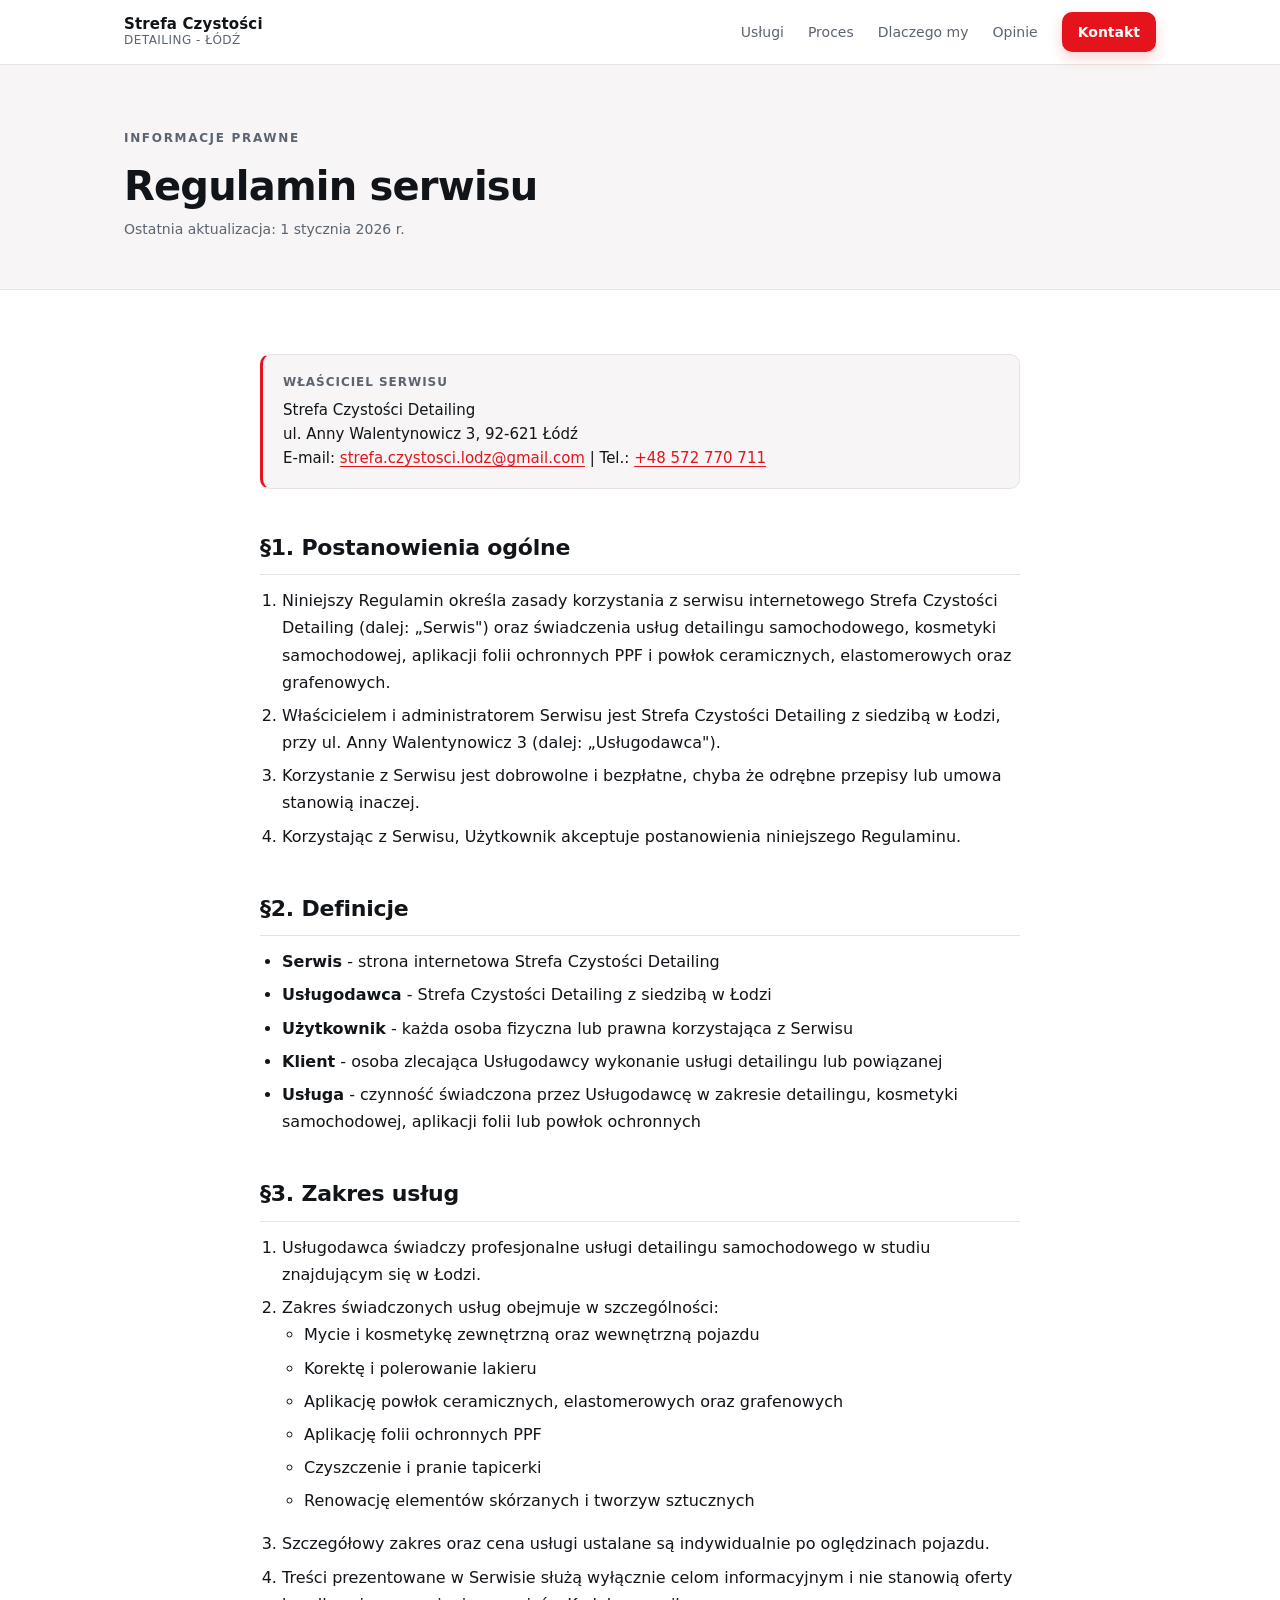
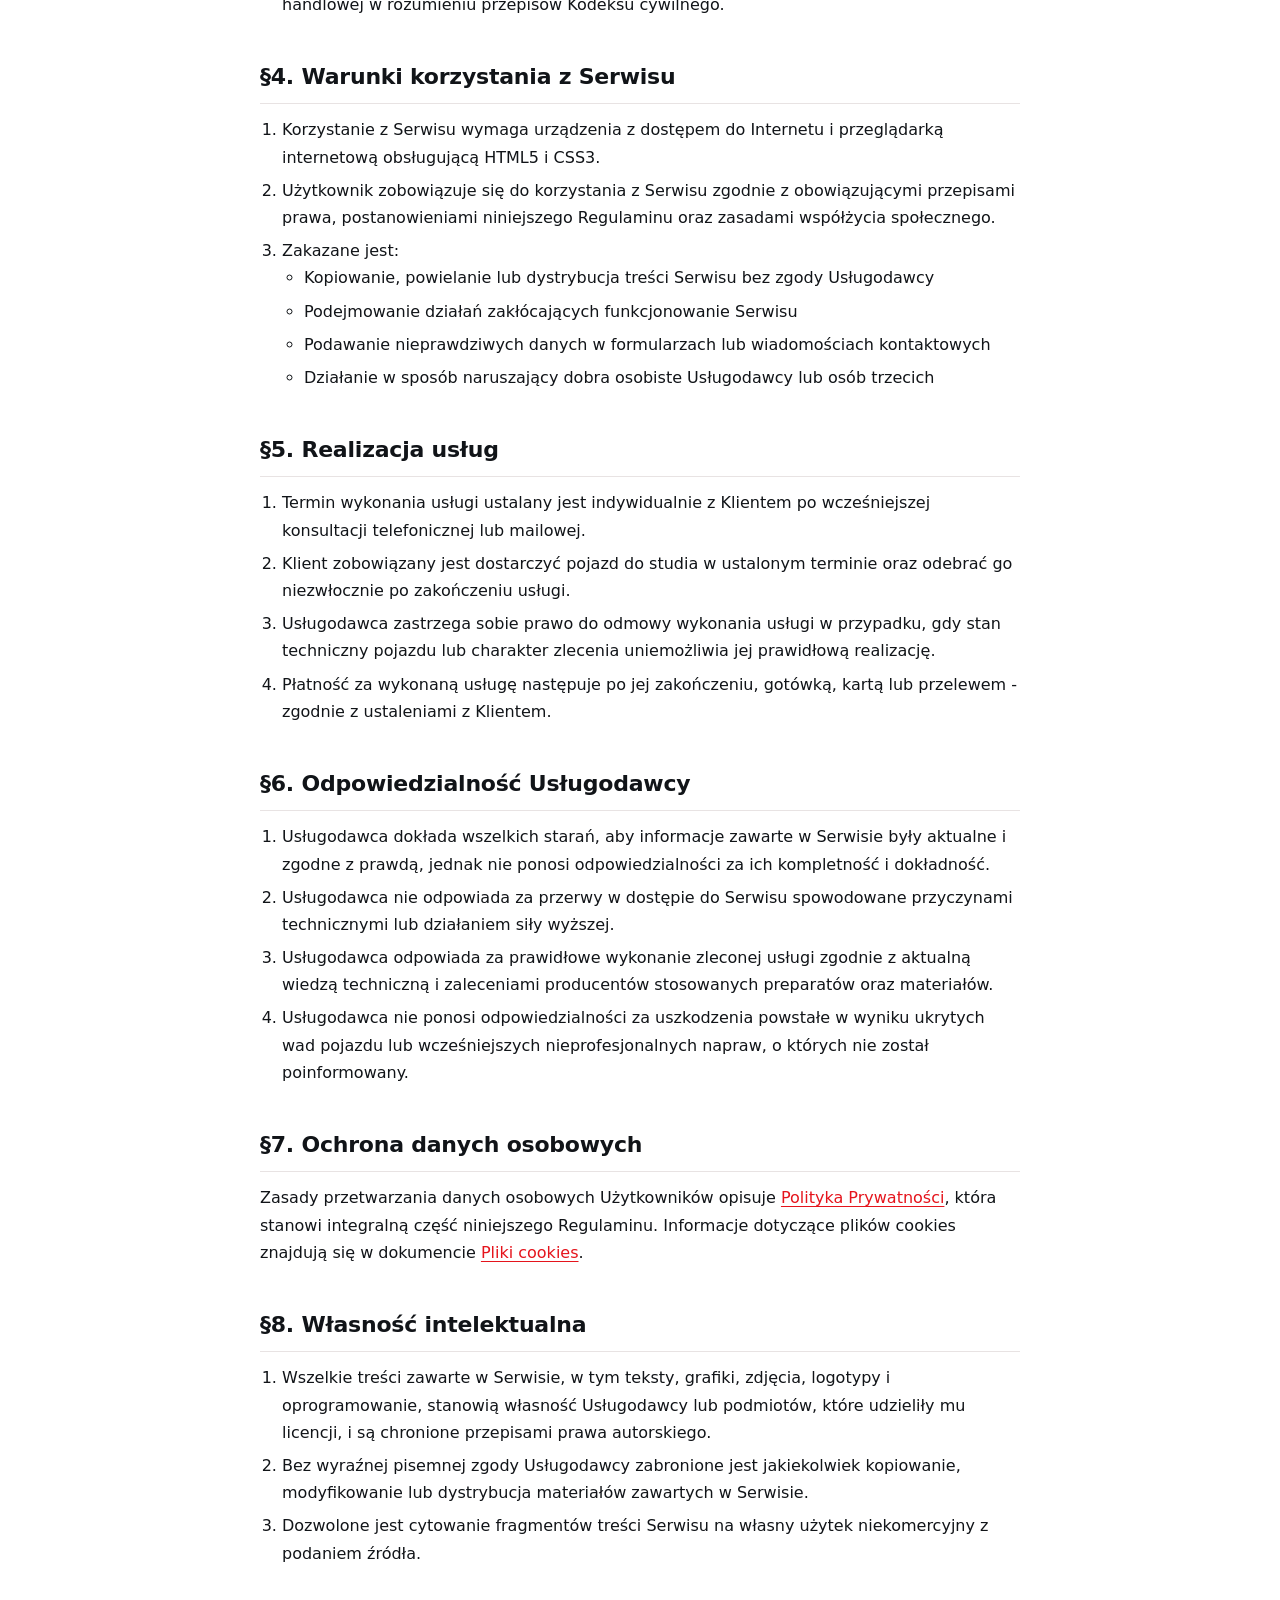
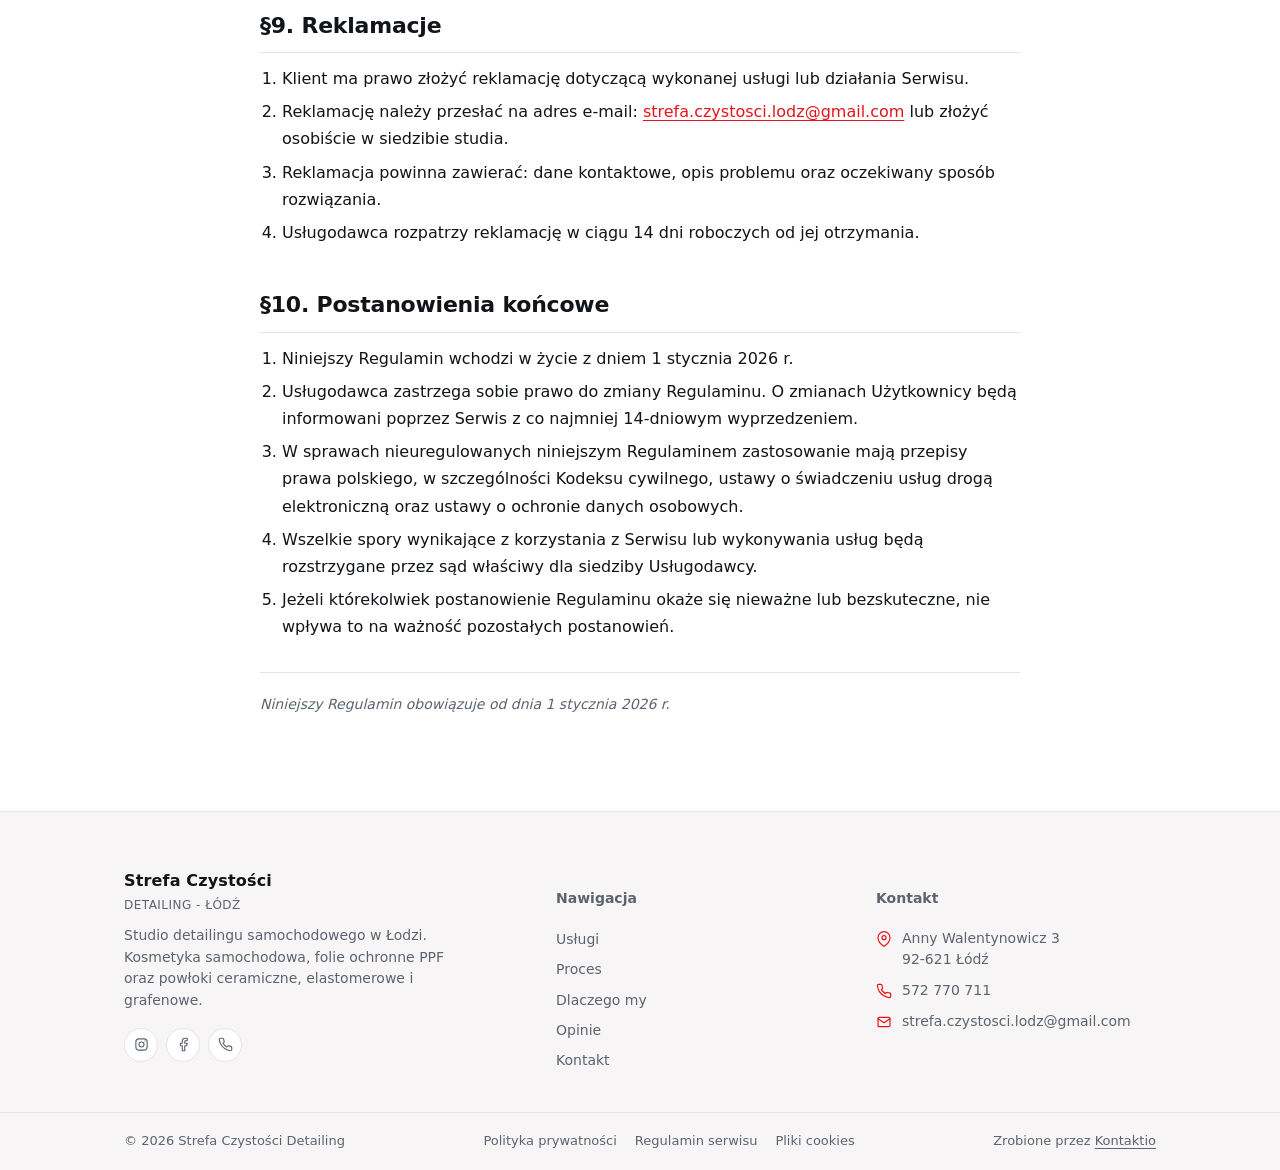
<file: regulamin.html>
<!DOCTYPE html>
<html lang="pl">
<head>
  <meta charset="UTF-8" />
  <meta name="viewport" content="width=device-width, initial-scale=1.0" />
  <title>Regulamin serwisu - Strefa Czystości Detailing</title>
  <meta name="description" content="Regulamin serwisu Strefa Czystości Detailing - zasady korzystania ze strony oraz świadczenia usług detailingu samochodowego." />
  <meta name="theme-color" content="#0f1115" />
  <meta name="robots" content="index, follow" />
  <link rel="preconnect" href="https://fonts.googleapis.com" />
  <link rel="preconnect" href="https://fonts.gstatic.com" crossorigin />
  <link href="https://fonts.googleapis.com/css2?family=Inter:wght@300;400;500;600;700&display=swap" rel="stylesheet" />
  <link rel="stylesheet" href="styles.css" />
  <link rel="icon" href="data:image/svg+xml;utf8,<svg xmlns='http://www.w3.org/2000/svg' viewBox='0 0 64 64'><rect width='64' height='64' rx='12' fill='%230f1115'/><path d='M20 40c0-9 6-14 12-14s12 5 12 14' fill='none' stroke='%23e6e6e6' stroke-width='3' stroke-linecap='round'/><circle cx='26' cy='44' r='3' fill='%23e6e6e6'/><circle cx='38' cy='44' r='3' fill='%23e6e6e6'/><path d='M22 28l3-6h14l3 6' fill='none' stroke='%23e6e6e6' stroke-width='3' stroke-linecap='round' stroke-linejoin='round'/></svg>" />
</head>
<body>

<a class="skip-link" href="#top">Przejdź do treści</a>

<header class="nav">
  <div class="container nav-inner">
    <a href="index.html" class="brand" aria-label="Strefa Czystości Detailing">
      <span class="brand-text">
        <strong>Strefa Czystości</strong>
        <em>Detailing - Łódź</em>
      </span>
    </a>
    <button class="nav-toggle" type="button" aria-label="Menu" aria-expanded="false" aria-controls="primary-nav">
      <span></span><span></span><span></span>
    </button>
    <nav id="primary-nav" class="main-nav" aria-label="Nawigacja">
      <a href="index.html#services">Usługi</a>
      <a href="index.html#process">Proces</a>
      <a href="index.html#why">Dlaczego my</a>
      <a href="index.html#reviews">Opinie</a>
      <a href="index.html#contact" class="btn-nav">Kontakt</a>
    </nav>
  </div>
</header>

<main id="top">

  <section class="legal-hero">
    <div class="container">
      <p class="eyebrow">Informacje prawne</p>
      <h1>Regulamin serwisu</h1>
      <p class="updated-date">Ostatnia aktualizacja: 1 stycznia 2026 r.</p>
    </div>
  </section>

  <section class="prose-wrap">
    <div class="container">
      <div class="prose">

        <div class="info-box">
          <strong>Właściciel serwisu</strong>
          Strefa Czystości Detailing<br>
          ul. Anny Walentynowicz 3, 92-621 Łódź<br>
          E-mail: <a href="mailto:strefa.czystosci.lodz@gmail.com">strefa.czystosci.lodz@gmail.com</a> | Tel.: <a href="tel:+48572770711">+48 572 770 711</a>
        </div>

        <h2>§1. Postanowienia ogólne</h2>
        <ol>
          <li>Niniejszy Regulamin określa zasady korzystania z serwisu internetowego Strefa Czystości Detailing (dalej: „Serwis") oraz świadczenia usług detailingu samochodowego, kosmetyki samochodowej, aplikacji folii ochronnych PPF i powłok ceramicznych, elastomerowych oraz grafenowych.</li>
          <li>Właścicielem i administratorem Serwisu jest Strefa Czystości Detailing z siedzibą w Łodzi, przy ul. Anny Walentynowicz 3 (dalej: „Usługodawca").</li>
          <li>Korzystanie z Serwisu jest dobrowolne i bezpłatne, chyba że odrębne przepisy lub umowa stanowią inaczej.</li>
          <li>Korzystając z Serwisu, Użytkownik akceptuje postanowienia niniejszego Regulaminu.</li>
        </ol>

        <h2>§2. Definicje</h2>
        <ul>
          <li><strong>Serwis</strong> - strona internetowa Strefa Czystości Detailing</li>
          <li><strong>Usługodawca</strong> - Strefa Czystości Detailing z siedzibą w Łodzi</li>
          <li><strong>Użytkownik</strong> - każda osoba fizyczna lub prawna korzystająca z Serwisu</li>
          <li><strong>Klient</strong> - osoba zlecająca Usługodawcy wykonanie usługi detailingu lub powiązanej</li>
          <li><strong>Usługa</strong> - czynność świadczona przez Usługodawcę w zakresie detailingu, kosmetyki samochodowej, aplikacji folii lub powłok ochronnych</li>
        </ul>

        <h2>§3. Zakres usług</h2>
        <ol>
          <li>Usługodawca świadczy profesjonalne usługi detailingu samochodowego w studiu znajdującym się w Łodzi.</li>
          <li>Zakres świadczonych usług obejmuje w szczególności:
            <ul>
              <li>Mycie i kosmetykę zewnętrzną oraz wewnętrzną pojazdu</li>
              <li>Korektę i polerowanie lakieru</li>
              <li>Aplikację powłok ceramicznych, elastomerowych oraz grafenowych</li>
              <li>Aplikację folii ochronnych PPF</li>
              <li>Czyszczenie i pranie tapicerki</li>
              <li>Renowację elementów skórzanych i tworzyw sztucznych</li>
            </ul>
          </li>
          <li>Szczegółowy zakres oraz cena usługi ustalane są indywidualnie po oględzinach pojazdu.</li>
          <li>Treści prezentowane w Serwisie służą wyłącznie celom informacyjnym i nie stanowią oferty handlowej w rozumieniu przepisów Kodeksu cywilnego.</li>
        </ol>

        <h2>§4. Warunki korzystania z Serwisu</h2>
        <ol>
          <li>Korzystanie z Serwisu wymaga urządzenia z dostępem do Internetu i przeglądarką internetową obsługującą HTML5 i CSS3.</li>
          <li>Użytkownik zobowiązuje się do korzystania z Serwisu zgodnie z obowiązującymi przepisami prawa, postanowieniami niniejszego Regulaminu oraz zasadami współżycia społecznego.</li>
          <li>Zakazane jest:
            <ul>
              <li>Kopiowanie, powielanie lub dystrybucja treści Serwisu bez zgody Usługodawcy</li>
              <li>Podejmowanie działań zakłócających funkcjonowanie Serwisu</li>
              <li>Podawanie nieprawdziwych danych w formularzach lub wiadomościach kontaktowych</li>
              <li>Działanie w sposób naruszający dobra osobiste Usługodawcy lub osób trzecich</li>
            </ul>
          </li>
        </ol>

        <h2>§5. Realizacja usług</h2>
        <ol>
          <li>Termin wykonania usługi ustalany jest indywidualnie z Klientem po wcześniejszej konsultacji telefonicznej lub mailowej.</li>
          <li>Klient zobowiązany jest dostarczyć pojazd do studia w ustalonym terminie oraz odebrać go niezwłocznie po zakończeniu usługi.</li>
          <li>Usługodawca zastrzega sobie prawo do odmowy wykonania usługi w przypadku, gdy stan techniczny pojazdu lub charakter zlecenia uniemożliwia jej prawidłową realizację.</li>
          <li>Płatność za wykonaną usługę następuje po jej zakończeniu, gotówką, kartą lub przelewem - zgodnie z ustaleniami z Klientem.</li>
        </ol>

        <h2>§6. Odpowiedzialność Usługodawcy</h2>
        <ol>
          <li>Usługodawca dokłada wszelkich starań, aby informacje zawarte w Serwisie były aktualne i zgodne z prawdą, jednak nie ponosi odpowiedzialności za ich kompletność i dokładność.</li>
          <li>Usługodawca nie odpowiada za przerwy w dostępie do Serwisu spowodowane przyczynami technicznymi lub działaniem siły wyższej.</li>
          <li>Usługodawca odpowiada za prawidłowe wykonanie zleconej usługi zgodnie z aktualną wiedzą techniczną i zaleceniami producentów stosowanych preparatów oraz materiałów.</li>
          <li>Usługodawca nie ponosi odpowiedzialności za uszkodzenia powstałe w wyniku ukrytych wad pojazdu lub wcześniejszych nieprofesjonalnych napraw, o których nie został poinformowany.</li>
        </ol>

        <h2>§7. Ochrona danych osobowych</h2>
        <p>Zasady przetwarzania danych osobowych Użytkowników opisuje <a href="polityka-prywatnosci.html">Polityka Prywatności</a>, która stanowi integralną część niniejszego Regulaminu. Informacje dotyczące plików cookies znajdują się w dokumencie <a href="pliki-cookies.html">Pliki cookies</a>.</p>

        <h2>§8. Własność intelektualna</h2>
        <ol>
          <li>Wszelkie treści zawarte w Serwisie, w tym teksty, grafiki, zdjęcia, logotypy i oprogramowanie, stanowią własność Usługodawcy lub podmiotów, które udzieliły mu licencji, i są chronione przepisami prawa autorskiego.</li>
          <li>Bez wyraźnej pisemnej zgody Usługodawcy zabronione jest jakiekolwiek kopiowanie, modyfikowanie lub dystrybucja materiałów zawartych w Serwisie.</li>
          <li>Dozwolone jest cytowanie fragmentów treści Serwisu na własny użytek niekomercyjny z podaniem źródła.</li>
        </ol>

        <h2>§9. Reklamacje</h2>
        <ol>
          <li>Klient ma prawo złożyć reklamację dotyczącą wykonanej usługi lub działania Serwisu.</li>
          <li>Reklamację należy przesłać na adres e-mail: <a href="mailto:strefa.czystosci.lodz@gmail.com">strefa.czystosci.lodz@gmail.com</a> lub złożyć osobiście w siedzibie studia.</li>
          <li>Reklamacja powinna zawierać: dane kontaktowe, opis problemu oraz oczekiwany sposób rozwiązania.</li>
          <li>Usługodawca rozpatrzy reklamację w ciągu 14 dni roboczych od jej otrzymania.</li>
        </ol>

        <h2>§10. Postanowienia końcowe</h2>
        <ol>
          <li>Niniejszy Regulamin wchodzi w życie z dniem 1 stycznia 2026 r.</li>
          <li>Usługodawca zastrzega sobie prawo do zmiany Regulaminu. O zmianach Użytkownicy będą informowani poprzez Serwis z co najmniej 14-dniowym wyprzedzeniem.</li>
          <li>W sprawach nieuregulowanych niniejszym Regulaminem zastosowanie mają przepisy prawa polskiego, w szczególności Kodeksu cywilnego, ustawy o świadczeniu usług drogą elektroniczną oraz ustawy o ochronie danych osobowych.</li>
          <li>Wszelkie spory wynikające z korzystania z Serwisu lub wykonywania usług będą rozstrzygane przez sąd właściwy dla siedziby Usługodawcy.</li>
          <li>Jeżeli którekolwiek postanowienie Regulaminu okaże się nieważne lub bezskuteczne, nie wpływa to na ważność pozostałych postanowień.</li>
        </ol>

        <p class="updated">Niniejszy Regulamin obowiązuje od dnia 1 stycznia 2026 r.</p>
      </div>
    </div>
  </section>

</main>

<footer class="footer" role="contentinfo">
  <div class="footer-top">
    <div class="container footer-grid">
      <div class="footer-col footer-brand">
        <div class="footer-logo">Strefa Czystości <em>Detailing - Łódź</em></div>
        <p>Studio detailingu samochodowego w Łodzi. Kosmetyka samochodowa, folie ochronne PPF oraz powłoki ceramiczne, elastomerowe i grafenowe.</p>
        <div class="footer-social">
          <a href="https://www.instagram.com/strefaczystosci" target="_blank" rel="noopener noreferrer" aria-label="Instagram">
            <svg viewBox="0 0 24 24" fill="none" stroke="currentColor" stroke-width="1.8" stroke-linecap="round" stroke-linejoin="round" aria-hidden="true"><rect x="3" y="3" width="18" height="18" rx="5"/><circle cx="12" cy="12" r="4"/><circle cx="17.5" cy="6.5" r="1" fill="currentColor" stroke="none"/></svg>
          </a>
          <a href="https://www.facebook.com/Strefaczystoscidetailing/" target="_blank" rel="noopener noreferrer" aria-label="Facebook">
            <svg viewBox="0 0 24 24" fill="none" stroke="currentColor" stroke-width="1.8" stroke-linecap="round" stroke-linejoin="round" aria-hidden="true"><path d="M18 2h-3a5 5 0 0 0-5 5v3H7v4h3v8h4v-8h3l1-4h-4V7a1 1 0 0 1 1-1h3z"/></svg>
          </a>
          <a href="tel:+48572770711" aria-label="Telefon">
            <svg viewBox="0 0 24 24" fill="none" stroke="currentColor" stroke-width="1.8" stroke-linecap="round" stroke-linejoin="round" aria-hidden="true"><path d="M22 16.92v3a2 2 0 0 1-2.18 2 19.79 19.79 0 0 1-8.63-3.07 19.5 19.5 0 0 1-6-6 19.79 19.79 0 0 1-3.07-8.67A2 2 0 0 1 4.11 2h3a2 2 0 0 1 2 1.72c.13.96.37 1.9.72 2.81a2 2 0 0 1-.45 2.11L8.09 9.91a16 16 0 0 0 6 6l1.27-1.27a2 2 0 0 1 2.11-.45c.91.35 1.85.59 2.81.72A2 2 0 0 1 22 16.92z"/></svg>
          </a>
        </div>
      </div>

      <div class="footer-col">
        <h4>Nawigacja</h4>
        <ul class="footer-links">
          <li><a href="index.html#services">Usługi</a></li>
          <li><a href="index.html#process">Proces</a></li>
          <li><a href="index.html#why">Dlaczego my</a></li>
          <li><a href="index.html#reviews">Opinie</a></li>
          <li><a href="index.html#contact">Kontakt</a></li>
        </ul>
      </div>

      <div class="footer-col">
        <h4>Kontakt</h4>
        <ul class="footer-contact">
          <li>
            <svg viewBox="0 0 24 24" width="16" height="16" fill="none" stroke="currentColor" stroke-width="1.8" stroke-linecap="round" stroke-linejoin="round" aria-hidden="true"><path d="M21 10c0 7-9 13-9 13S3 17 3 10a9 9 0 1 1 18 0z"/><circle cx="12" cy="10" r="3"/></svg>
            <span>Anny Walentynowicz 3<br>92-621 Łódź</span>
          </li>
          <li>
            <svg viewBox="0 0 24 24" width="16" height="16" fill="none" stroke="currentColor" stroke-width="1.8" stroke-linecap="round" stroke-linejoin="round" aria-hidden="true"><path d="M22 16.92v3a2 2 0 0 1-2.18 2 19.79 19.79 0 0 1-8.63-3.07 19.5 19.5 0 0 1-6-6 19.79 19.79 0 0 1-3.07-8.67A2 2 0 0 1 4.11 2h3a2 2 0 0 1 2 1.72c.13.96.37 1.9.72 2.81a2 2 0 0 1-.45 2.11L8.09 9.91a16 16 0 0 0 6 6l1.27-1.27a2 2 0 0 1 2.11-.45c.91.35 1.85.59 2.81.72A2 2 0 0 1 22 16.92z"/></svg>
            <a href="tel:+48572770711">572 770 711</a>
          </li>
          <li>
            <svg viewBox="0 0 24 24" width="16" height="16" fill="none" stroke="currentColor" stroke-width="1.8" stroke-linecap="round" stroke-linejoin="round" aria-hidden="true"><rect x="3" y="5" width="18" height="14" rx="2"/><path d="m3 7 9 6 9-6"/></svg>
            <a href="mailto:strefa.czystosci.lodz@gmail.com">strefa.czystosci.lodz@gmail.com</a>
          </li>
        </ul>
      </div>
    </div>
  </div>

  <div class="footer-bottom">
    <div class="container footer-bottom-inner">
      <span>© <span id="year">2026</span> Strefa Czystości Detailing</span>
      <ul class="legal-links" aria-label="Informacje prawne">
        <li><a href="polityka-prywatnosci.html">Polityka prywatności</a></li>
        <li><a href="regulamin.html">Regulamin serwisu</a></li>
        <li><a href="pliki-cookies.html">Pliki cookies</a></li>
      </ul>
      <span class="credit">Zrobione przez <a href="https://kontaktio.pl" target="_blank" rel="noopener noreferrer">Kontaktio</a></span>
    </div>
  </div>
</footer>

<script>
(function () {
  'use strict';

  function initNav() {
    var btn = document.querySelector('.nav-toggle');
    var nav = document.querySelector('.main-nav');
    if (!btn || !nav) return;

    var backdrop = document.createElement('div');
    backdrop.className = 'nav-backdrop';
    backdrop.setAttribute('aria-hidden', 'true');
    document.body.appendChild(backdrop);

    function setOpen(open) {
      nav.classList.toggle('open', open);
      backdrop.classList.toggle('show', open);
      btn.setAttribute('aria-expanded', open ? 'true' : 'false');
      document.body.classList.toggle('nav-open', open);
    }

    btn.addEventListener('click', function () {
      setOpen(!nav.classList.contains('open'));
    });
    backdrop.addEventListener('click', function () { setOpen(false); });
    nav.querySelectorAll('a').forEach(function (a) {
      a.addEventListener('click', function () {
        if (nav.classList.contains('open')) setOpen(false);
      });
    });
    document.addEventListener('keydown', function (e) {
      if (e.key === 'Escape' && nav.classList.contains('open')) setOpen(false);
    });
    window.addEventListener('resize', function () {
      if (window.innerWidth > 860 && nav.classList.contains('open')) setOpen(false);
    });
  }

  function initHeaderScroll() {
    var header = document.querySelector('.nav');
    if (!header) return;
    var ticking = false;
    function update() {
      if (window.scrollY > 12) header.classList.add('scrolled');
      else header.classList.remove('scrolled');
      ticking = false;
    }
    window.addEventListener('scroll', function () {
      if (!ticking) { window.requestAnimationFrame(update); ticking = true; }
    }, { passive: true });
    update();
  }

  function initYear() {
    var el = document.getElementById('year');
    if (el) el.textContent = new Date().getFullYear();
  }

  if (document.readyState === 'loading') {
    document.addEventListener('DOMContentLoaded', function () {
      initNav();
      initHeaderScroll();
      initYear();
    });
  } else {
    initNav();
    initHeaderScroll();
    initYear();
  }
})();
</script>

</body>
</html>
</file>
<file: styles.css>
:root {
  --bg: #ffffff;
  --bg-alt: #f7f5f5;
  --fg: #111418;
  --fg-muted: #5b6470;
  --line: #e8e3e3;
  --line-strong: #d6d0d0;
  --red: #e5141c;
  --red-dark: #900e13;
  --red-soft: rgba(229, 20, 28, 0.08);
  --accent: #e5141c;
  --accent-fg: #ffffff;
  --radius: 10px;
  --maxw: 1080px;
  --ease-out: cubic-bezier(0.22, 1, 0.36, 1);
  --nav-h: 64px;
  --nav-h-mobile: 60px;
}

* { box-sizing: border-box; }

html { scroll-behavior: smooth; }

body {
  margin: 0;
  font-family: system-ui, -apple-system, Segoe UI, Roboto, sans-serif;
  font-weight: 400;
  font-size: 16px;
  line-height: 1.6;
  color: var(--fg);
  background: var(--bg);
  -webkit-font-smoothing: antialiased;
  -moz-osx-font-smoothing: grayscale;
}

img, svg { display: block; max-width: 100%; }

a { color: inherit; text-decoration: none; }
a:hover { color: var(--fg); }

.container {
  width: 100%;
  max-width: var(--maxw);
  margin: 0 auto;
  padding: 0 24px;
}
@media (max-width: 640px) {
  .container { padding: 0 18px; }
}
@media (max-width: 380px) {
  .container { padding: 0 14px; }
}

.skip-link {
  position: absolute;
  left: -9999px;
  top: 0;
  background: var(--red);
  color: #fff;
  padding: 10px 14px;
  border-radius: 0 0 var(--radius) 0;
  font-size: 14px;
  font-weight: 600;
  z-index: 200;
}
.skip-link:focus { left: 0; outline: none; }

.nav {
  position: sticky;
  top: 0;
  z-index: 100;
  background: rgba(255, 255, 255, 0.92);
  backdrop-filter: saturate(180%) blur(8px);
  -webkit-backdrop-filter: saturate(180%) blur(8px);
  border-bottom: 1px solid var(--line);
  transition: box-shadow 0.3s var(--ease-out), border-color 0.3s var(--ease-out), background 0.3s var(--ease-out);
}
.nav.scrolled {
  border-bottom-color: var(--line-strong);
  box-shadow: 0 8px 24px rgba(17, 20, 24, 0.06);
}
.nav-inner {
  display: flex;
  align-items: center;
  justify-content: space-between;
  gap: 16px;
  min-height: var(--nav-h);
}

.brand {
  display: inline-flex;
  align-items: center;
  gap: 12px;
  color: var(--fg);
}
.brand-text { display: flex; flex-direction: column; line-height: 1.15; }
.brand-text strong { font-weight: 600; font-size: 15px; letter-spacing: 0.01em; }
.brand-text em {
  font-style: normal;
  font-size: 12px;
  color: var(--fg-muted);
  letter-spacing: 0.04em;
  text-transform: uppercase;
}

.main-nav {
  display: flex;
  gap: 24px;
  align-items: center;
}
.main-nav a {
  position: relative;
  font-size: 14px;
  color: var(--fg-muted);
  font-weight: 500;
  padding: 6px 0;
  transition: color 0.15s var(--ease-out);
}
.main-nav a:not(.btn-nav)::after {
  content: "";
  position: absolute;
  left: 0; right: 0; bottom: -2px;
  height: 2px;
  background: var(--red);
  transform: scaleX(0);
  transform-origin: center;
  transition: transform 0.25s var(--ease-out);
}
.main-nav a:not(.btn-nav):hover { color: var(--red); }
.main-nav a:not(.btn-nav):hover::after { transform: scaleX(1); }

.main-nav .btn-nav {
  background: var(--red);
  color: #fff;
  padding: 9px 16px;
  border-radius: var(--radius);
  font-weight: 600;
  font-size: 14px;
  box-shadow: 0 6px 14px rgba(229, 20, 28, 0.2);
  transition: background 0.15s var(--ease-out), box-shadow 0.2s var(--ease-out), transform 0.2s var(--ease-out);
}
.main-nav .btn-nav::after { display: none; }
.main-nav .btn-nav:hover {
  background: var(--red-dark);
  color: #fff;
  box-shadow: 0 10px 22px rgba(229, 20, 28, 0.32);
  transform: translateY(-1px);
}

.nav-toggle {
  display: none;
  background: rgba(17, 20, 24, 0.04);
  border: 1px solid var(--line);
  padding: 0;
  cursor: pointer;
  width: 42px;
  height: 42px;
  border-radius: 10px;
  flex-direction: column;
  align-items: center;
  justify-content: center;
  gap: 5px;
  transition: background 0.2s var(--ease-out), border-color 0.2s var(--ease-out);
}
.nav-toggle:hover { background: rgba(17, 20, 24, 0.08); border-color: var(--line-strong); }
.nav-toggle span {
  display: block;
  width: 22px;
  height: 2px;
  background: var(--fg);
  border-radius: 2px;
  transition: transform 0.3s var(--ease-out), opacity 0.2s var(--ease-out);
}
.nav-toggle[aria-expanded="true"] span:nth-child(1) { transform: translateY(7px) rotate(45deg); }
.nav-toggle[aria-expanded="true"] span:nth-child(2) { opacity: 0; }
.nav-toggle[aria-expanded="true"] span:nth-child(3) { transform: translateY(-7px) rotate(-45deg); }

.nav-backdrop {
  position: fixed;
  inset: var(--nav-h-mobile) 0 0 0;
  background: rgba(17, 20, 24, 0.45);
  opacity: 0;
  pointer-events: none;
  transition: opacity 0.3s var(--ease-out);
  z-index: 90;
}
.nav-backdrop.show { opacity: 1; pointer-events: auto; }

body.nav-open { overflow: hidden; }

@media (max-width: 860px) {
  .nav-inner { min-height: var(--nav-h-mobile); }
  .nav-toggle { display: inline-flex; }
  .main-nav {
    position: fixed;
    top: var(--nav-h-mobile);
    left: 0;
    right: 0;
    bottom: 0;
    height: calc(100vh - var(--nav-h-mobile));
    height: calc(100dvh - var(--nav-h-mobile));
    background: var(--bg);
    border-top: 1px solid var(--line);
    flex-direction: column;
    align-items: stretch;
    gap: 0;
    padding: 8px 24px calc(24px + env(safe-area-inset-bottom, 0px));
    transform: translateX(100%);
    transition: transform 0.4s var(--ease-out);
    overflow-y: auto;
    overscroll-behavior: contain;
    -webkit-overflow-scrolling: touch;
    z-index: 95;
  }
  .main-nav.open { transform: translateX(0); }
  .main-nav a {
    padding: 18px 4px;
    border-bottom: 1px solid var(--line);
    font-size: 16px;
    font-weight: 600;
    color: var(--fg);
  }
  .main-nav a::after { display: none; }
  .main-nav a:hover { color: var(--red); }
  .main-nav .btn-nav {
    text-align: center;
    margin-top: 16px;
    padding: 14px 18px;
    border-radius: var(--radius);
    border-bottom: 0;
    font-size: 15px;
  }
  .brand-text em { display: none; }
  .brand-text strong { font-size: 14px; }
}

@media (max-width: 480px) {
  .brand-text strong { font-size: 13px; }
}

.hero {
  padding: 96px 0 72px;
  border-bottom: 1px solid var(--line);
  position: relative;
  overflow: hidden;
}
.hero::before {
  content: "";
  position: absolute;
  inset: -20% -10% auto auto;
  width: 520px;
  height: 520px;
  background: radial-gradient(circle at 50% 50%, var(--red-soft), transparent 60%);
  pointer-events: none;
  z-index: 0;
}
.hero > .container { position: relative; z-index: 1; }
@media (max-width: 860px) {
  .hero { padding: 64px 0 56px; }
  .hero::before { width: 360px; height: 360px; }
}
@media (max-width: 480px) {
  .hero { padding: 48px 0 40px; }
}
.eyebrow {
  margin: 0 0 16px;
  font-size: 12px;
  letter-spacing: 0.14em;
  text-transform: uppercase;
  color: var(--fg-muted);
  font-weight: 600;
}
h1 {
  margin: 0 0 20px;
  font-size: clamp(32px, 5vw, 52px);
  line-height: 1.1;
  letter-spacing: -0.02em;
  font-weight: 700;
  max-width: 18ch;
}
h1 em {
  font-style: normal;
  color: var(--red);
}
.lead {
  margin: 0 0 32px;
  max-width: 60ch;
  font-size: 17px;
  color: var(--fg-muted);
}
@media (max-width: 480px) {
  .lead { font-size: 15px; margin-bottom: 24px; }
}

.hero-actions {
  display: flex;
  flex-wrap: wrap;
  gap: 12px;
  margin-bottom: 28px;
}
@media (max-width: 480px) {
  .hero-actions { gap: 10px; }
  .hero-actions .btn { width: 100%; justify-content: center; }
}

.btn {
  display: inline-flex;
  align-items: center;
  gap: 10px;
  padding: 12px 18px;
  border-radius: var(--radius);
  font-size: 15px;
  font-weight: 500;
  border: 1px solid transparent;
  transition: background 0.15s ease, border-color 0.15s ease, color 0.15s ease, transform 0.2s var(--ease-out), box-shadow 0.2s var(--ease-out);
}
.btn-primary {
  background: var(--red);
  color: var(--accent-fg);
  box-shadow: 0 8px 18px rgba(229, 20, 28, 0.22);
}
.btn-primary:hover {
  background: var(--red-dark);
  color: #fff;
  transform: translateY(-1px);
  box-shadow: 0 12px 24px rgba(229, 20, 28, 0.32);
}
.btn-ghost {
  background: transparent;
  color: var(--fg);
  border-color: var(--line);
}
.btn-ghost:hover {
  border-color: var(--red);
  color: var(--red);
  transform: translateY(-1px);
}

.hero-meta { color: var(--fg-muted); font-size: 14px; }
.rating, .rating-line {
  display: inline-flex;
  align-items: center;
  gap: 6px;
}
.rating svg, .rating-line svg { color: #f5a623; }
.rating strong, .rating-line strong { color: var(--fg); font-weight: 600; }

.section {
  padding: 80px 0;
  border-bottom: 1px solid var(--line);
}
@media (max-width: 860px) {
  .section { padding: 60px 0; }
}
@media (max-width: 480px) {
  .section { padding: 48px 0; }
}
.section-alt { background: var(--bg-alt); }
.section h2 {
  margin: 0 0 40px;
  font-size: clamp(24px, 3vw, 32px);
  letter-spacing: -0.01em;
  font-weight: 600;
}
@media (max-width: 480px) {
  .section h2 { margin-bottom: 28px; }
}

.services {
  list-style: none;
  margin: 0;
  padding: 0;
  display: grid;
  grid-template-columns: repeat(auto-fit, minmax(260px, 1fr));
  gap: 1px;
  background: var(--line);
  border: 1px solid var(--line);
  border-radius: var(--radius);
  overflow: hidden;
}
.services li {
  display: flex;
  gap: 16px;
  padding: 24px;
  background: var(--bg);
  transition: background 0.25s var(--ease-out), transform 0.25s var(--ease-out);
}
.services li:hover { background: var(--bg-alt); }
@media (max-width: 480px) {
  .services li { padding: 20px; }
}
.services svg {
  flex: none;
  color: var(--red);
  margin-top: 2px;
  transition: transform 0.3s var(--ease-out);
}
.services li:hover svg { transform: scale(1.08); }
.services h3 {
  margin: 0 0 6px;
  font-size: 16px;
  font-weight: 600;
  letter-spacing: -0.005em;
}
.services p {
  margin: 0;
  font-size: 14px;
  color: var(--fg-muted);
  line-height: 1.55;
}

.reviews-head {
  display: flex;
  align-items: baseline;
  justify-content: space-between;
  flex-wrap: wrap;
  gap: 12px;
  margin-bottom: 32px;
}
.reviews-head h2 { margin: 0; }
.rating-line { color: var(--fg-muted); font-size: 14px; }

.reviews {
  display: grid;
  grid-template-columns: repeat(auto-fit, minmax(280px, 1fr));
  gap: 16px;
}
.review {
  margin: 0;
  padding: 24px;
  background: var(--bg);
  border: 1px solid var(--line);
  border-radius: var(--radius);
  transition: transform 0.25s var(--ease-out), box-shadow 0.25s var(--ease-out), border-color 0.25s var(--ease-out);
}
.review:hover {
  transform: translateY(-2px);
  box-shadow: 0 12px 28px rgba(17, 20, 24, 0.06);
  border-color: var(--line-strong);
}
@media (max-width: 480px) {
  .review { padding: 20px; }
}
.review blockquote {
  margin: 0 0 16px;
  font-size: 15px;
  line-height: 1.6;
  color: var(--fg);
}
.review figcaption {
  font-size: 13px;
  color: var(--fg-muted);
  font-weight: 500;
}

.contact-grid {
  display: grid;
  grid-template-columns: 1fr 1fr;
  gap: 48px;
  align-items: start;
}
@media (max-width: 760px) {
  .contact-grid { grid-template-columns: 1fr; gap: 32px; }
}

.contact-list {
  list-style: none;
  margin: 0 0 24px;
  padding: 0;
  display: flex;
  flex-direction: column;
  gap: 20px;
}
.contact-list li {
  display: flex;
  gap: 14px;
  align-items: flex-start;
}
.contact-list svg { color: var(--red); margin-top: 2px; flex: none; }
.contact-list .label {
  display: block;
  font-size: 12px;
  letter-spacing: 0.08em;
  text-transform: uppercase;
  color: var(--fg-muted);
  margin-bottom: 2px;
}
.contact-list a { font-size: 16px; color: var(--fg); overflow-wrap: anywhere; }
.contact-list a:hover { text-decoration: underline; }

@media (max-width: 480px) {
  .contact-list a { font-size: 15px; }
}

.muted { color: var(--fg-muted); font-size: 14px; }

.map {
  position: relative;
  border-radius: var(--radius);
  overflow: hidden;
  border: 1px solid var(--line);
  aspect-ratio: 4 / 3;
  background: var(--bg-alt);
}
.map iframe {
  width: 100%;
  height: 100%;
  border: 0;
  display: block;
}
.map-facade {
  width: 100%;
  height: 100%;
  display: flex;
  align-items: center;
  justify-content: center;
  border: 0;
  margin: 0;
  padding: 16px;
  background:
    linear-gradient(135deg, rgba(229, 20, 28, 0.06), rgba(17, 20, 24, 0.04)),
    var(--bg-alt);
  color: var(--fg);
  cursor: pointer;
  font: inherit;
  text-align: center;
}
.map-facade:hover { background: var(--bg-alt); }
.map-facade-inner {
  display: flex;
  flex-direction: column;
  align-items: center;
  gap: 8px;
  color: var(--fg-muted);
}
.map-facade-inner svg { color: var(--red); }
.map-facade-title { font-weight: 600; color: var(--fg); }
.map-facade-cta { font-size: 14px; }

.contact-socials {
  margin-top: 20px;
}

a:focus-visible, .btn:focus-visible, .nav-toggle:focus-visible, button:focus-visible {
  outline: 2px solid var(--red);
  outline-offset: 2px;
  border-radius: 4px;
}

.process {
  list-style: none;
  margin: 0;
  padding: 0;
  display: grid;
  grid-template-columns: repeat(auto-fit, minmax(220px, 1fr));
  gap: 16px;
  counter-reset: step;
}
.process li {
  position: relative;
  padding: 28px 24px 24px;
  background: var(--bg);
  border: 1px solid var(--line);
  border-radius: var(--radius);
  counter-increment: step;
  transition: transform 0.25s var(--ease-out), box-shadow 0.25s var(--ease-out), border-color 0.25s var(--ease-out);
}
.process li:hover {
  transform: translateY(-2px);
  box-shadow: 0 12px 28px rgba(17, 20, 24, 0.06);
  border-color: var(--line-strong);
}
@media (max-width: 480px) {
  .process li { padding: 24px 20px 20px; }
}
.process li::before {
  content: counter(step, decimal-leading-zero);
  position: absolute;
  top: 16px;
  right: 18px;
  font-size: 13px;
  font-weight: 700;
  letter-spacing: 0.08em;
  color: var(--red);
}
.process li::after {
  content: "";
  position: absolute;
  left: 24px;
  top: 0;
  width: 32px;
  height: 3px;
  background: var(--red);
  border-radius: 0 0 3px 3px;
}
.process h3 {
  margin: 0 0 8px;
  font-size: 16px;
  font-weight: 600;
  letter-spacing: -0.005em;
}
.process p {
  margin: 0;
  font-size: 14px;
  color: var(--fg-muted);
  line-height: 1.55;
}

.why {
  display: grid;
  grid-template-columns: repeat(auto-fit, minmax(220px, 1fr));
  gap: 16px;
  margin: 0;
  padding: 0;
  list-style: none;
}
.why li {
  padding: 28px 24px;
  background: var(--bg);
  border: 1px solid var(--line);
  border-left: 3px solid var(--red);
  border-radius: var(--radius);
  transition: transform 0.25s var(--ease-out), box-shadow 0.25s var(--ease-out);
}
.why li:hover {
  transform: translateY(-2px);
  box-shadow: 0 12px 28px rgba(17, 20, 24, 0.06);
}
@media (max-width: 480px) {
  .why li { padding: 24px 20px; }
  .why .stat { font-size: 28px; }
}
.why .stat {
  display: block;
  font-size: 32px;
  font-weight: 700;
  line-height: 1;
  letter-spacing: -0.02em;
  color: var(--red);
  margin-bottom: 8px;
}
.why h3 {
  margin: 0 0 6px;
  font-size: 15px;
  font-weight: 600;
}
.why p {
  margin: 0;
  font-size: 14px;
  color: var(--fg-muted);
  line-height: 1.55;
}

.legal-hero {
  background: var(--bg-alt);
  border-bottom: 1px solid var(--line);
  padding: 64px 0 48px;
}
@media (max-width: 860px) {
  .legal-hero { padding: 48px 0 32px; }
}
@media (max-width: 480px) {
  .legal-hero { padding: 36px 0 24px; }
}
.legal-hero h1 {
  font-size: clamp(28px, 4vw, 40px);
  margin: 0 0 10px;
  max-width: none;
}
.legal-hero .updated-date {
  margin: 0;
  font-size: 14px;
  color: var(--fg-muted);
}

.prose-wrap { padding: 64px 0 80px; }
@media (max-width: 860px) {
  .prose-wrap { padding: 48px 0 64px; }
}
@media (max-width: 480px) {
  .prose-wrap { padding: 36px 0 48px; }
}

.prose {
  max-width: 760px;
  margin: 0 auto;
  font-size: 16px;
  line-height: 1.7;
  color: var(--fg);
}
.prose h2 {
  margin: 40px 0 12px;
  font-size: 22px;
  font-weight: 600;
  letter-spacing: -0.01em;
  color: var(--fg);
  padding-bottom: 8px;
  border-bottom: 1px solid var(--line);
}
.prose h2:first-child { margin-top: 0; }
.prose h3 {
  margin: 24px 0 8px;
  font-size: 17px;
  font-weight: 600;
}
.prose p { margin: 0 0 14px; }
.prose ul, .prose ol { padding-left: 22px; margin: 0 0 16px; }
.prose li { margin-bottom: 6px; }
.prose strong { font-weight: 600; color: var(--fg); }
.prose a {
  color: var(--red);
  text-decoration: underline;
  text-underline-offset: 3px;
  text-decoration-thickness: 1px;
}
.prose a:hover { color: var(--red-dark); }

.info-box {
  background: var(--bg-alt);
  border: 1px solid var(--line);
  border-left: 3px solid var(--red);
  border-radius: var(--radius);
  padding: 18px 20px;
  margin: 0 0 28px;
  font-size: 15px;
  line-height: 1.6;
}
.info-box strong:first-child {
  display: block;
  margin-bottom: 6px;
  font-size: 12px;
  letter-spacing: 0.08em;
  text-transform: uppercase;
  color: var(--fg-muted);
  font-weight: 600;
}

.cookie-table {
  width: 100%;
  border-collapse: collapse;
  margin: 12px 0 20px;
  font-size: 14px;
  border: 1px solid var(--line);
  border-radius: var(--radius);
  overflow: hidden;
}
.cookie-table th,
.cookie-table td {
  padding: 12px 14px;
  text-align: left;
  border-bottom: 1px solid var(--line);
  vertical-align: top;
}
.cookie-table thead th {
  background: var(--bg-alt);
  font-weight: 600;
  font-size: 13px;
  letter-spacing: 0.04em;
  text-transform: uppercase;
  color: var(--fg-muted);
}
.cookie-table tbody tr:last-child td { border-bottom: 0; }
@media (max-width: 640px) {
  .cookie-table, .cookie-table thead, .cookie-table tbody, .cookie-table tr, .cookie-table td, .cookie-table th { display: block; }
  .cookie-table thead { display: none; }
  .cookie-table tr {
    border-bottom: 1px solid var(--line);
    padding: 10px 0;
  }
  .cookie-table tr:last-child { border-bottom: 0; }
  .cookie-table td {
    border: 0;
    padding: 4px 14px;
  }
  .cookie-table td::before {
    content: attr(data-label);
    display: block;
    font-size: 11px;
    letter-spacing: 0.08em;
    text-transform: uppercase;
    color: var(--fg-muted);
    font-weight: 600;
    margin-top: 6px;
  }
}

.prose .updated {
  margin-top: 32px;
  padding-top: 20px;
  border-top: 1px solid var(--line);
  font-size: 14px;
  color: var(--fg-muted);
  font-style: italic;
}

.footer {
  background: var(--bg-alt);
  border-top: 1px solid var(--line);
  color: var(--fg-muted);
  padding: 0;
  font-size: 14px;
}
.footer-top { padding: 56px 0 40px; }
@media (max-width: 480px) {
  .footer-top { padding: 40px 0 28px; }
}
.footer-grid {
  display: grid;
  grid-template-columns: 1.4fr 1fr 1fr;
  gap: 40px;
  align-items: start;
}
@media (max-width: 860px) {
  .footer-grid { grid-template-columns: 1fr 1fr; gap: 32px; }
}
@media (max-width: 560px) {
  .footer-grid { grid-template-columns: 1fr; gap: 28px; }
}
.footer-col h3 {
  margin: 0 0 14px;
  font-size: 12px;
  font-weight: 600;
  letter-spacing: 0.12em;
  text-transform: uppercase;
  color: var(--fg);
}
.footer-brand .footer-logo {
  font-size: 16px;
  font-weight: 600;
  color: var(--fg);
  letter-spacing: 0.01em;
  margin-bottom: 10px;
}
.footer-brand .footer-logo em {
  font-style: normal;
  display: block;
  font-size: 12px;
  font-weight: 500;
  color: var(--fg-muted);
  letter-spacing: 0.04em;
  text-transform: uppercase;
  margin-top: 2px;
}
.footer-brand p {
  margin: 0 0 16px;
  max-width: 36ch;
  line-height: 1.55;
}
.footer-social {
  display: inline-flex;
  gap: 8px;
}
.footer-social a {
  display: inline-flex;
  align-items: center;
  justify-content: center;
  width: 34px;
  height: 34px;
  border-radius: 50%;
  background: var(--bg);
  border: 1px solid var(--line);
  color: var(--fg-muted);
  transition: color .15s ease, background-color .15s ease, border-color .15s ease, transform .2s ease;
}
.footer-social a:hover,
.footer-social a:focus-visible {
  color: #fff;
  background: var(--red);
  border-color: var(--red);
  transform: translateY(-2px);
}
.footer-social svg { width: 15px; height: 15px; display: block; }

.footer-links {
  list-style: none;
  margin: 0;
  padding: 0;
  display: flex;
  flex-direction: column;
  gap: 8px;
}
.footer-links a {
  color: var(--fg-muted);
  font-size: 14px;
  transition: color .15s ease;
}
.footer-links a:hover { color: var(--red); }

.footer-contact {
  list-style: none;
  margin: 0;
  padding: 0;
  display: flex;
  flex-direction: column;
  gap: 10px;
}
.footer-contact li {
  display: flex;
  gap: 10px;
  align-items: flex-start;
  line-height: 1.5;
}
.footer-contact svg {
  color: var(--red);
  flex: none;
  margin-top: 3px;
}
.footer-contact a { color: var(--fg-muted); }
.footer-contact a:hover { color: var(--red); }

.footer-bottom {
  border-top: 1px solid var(--line);
  padding: 18px 0;
  font-size: 13px;
}
.footer-bottom-inner {
  display: flex;
  flex-wrap: wrap;
  gap: 12px 24px;
  align-items: center;
  justify-content: space-between;
}
.legal-links {
  list-style: none;
  margin: 0;
  padding: 0;
  display: inline-flex;
  flex-wrap: wrap;
  gap: 6px 18px;
}
.legal-links a {
  color: var(--fg-muted);
  font-size: 13px;
  transition: color .15s ease;
}
.legal-links a:hover { color: var(--red); }
.footer-bottom .credit a { color: var(--fg-muted); text-decoration: underline; text-underline-offset: 3px; }
.footer-bottom .credit a:hover { color: var(--red); }

.reveal {
  opacity: 0;
  transform: translateY(16px);
  transition: opacity 0.6s var(--ease-out), transform 0.6s var(--ease-out);
  will-change: opacity, transform;
}
.reveal.is-visible {
  opacity: 1;
  transform: none;
}

@media (prefers-reduced-motion: reduce) {
  html { scroll-behavior: auto; }
  *, *::before, *::after {
    animation-duration: 0.01ms !important;
    animation-iteration-count: 1 !important;
    transition-duration: 0.01ms !important;
  }
  .reveal { opacity: 1; transform: none; }
}
</file>
